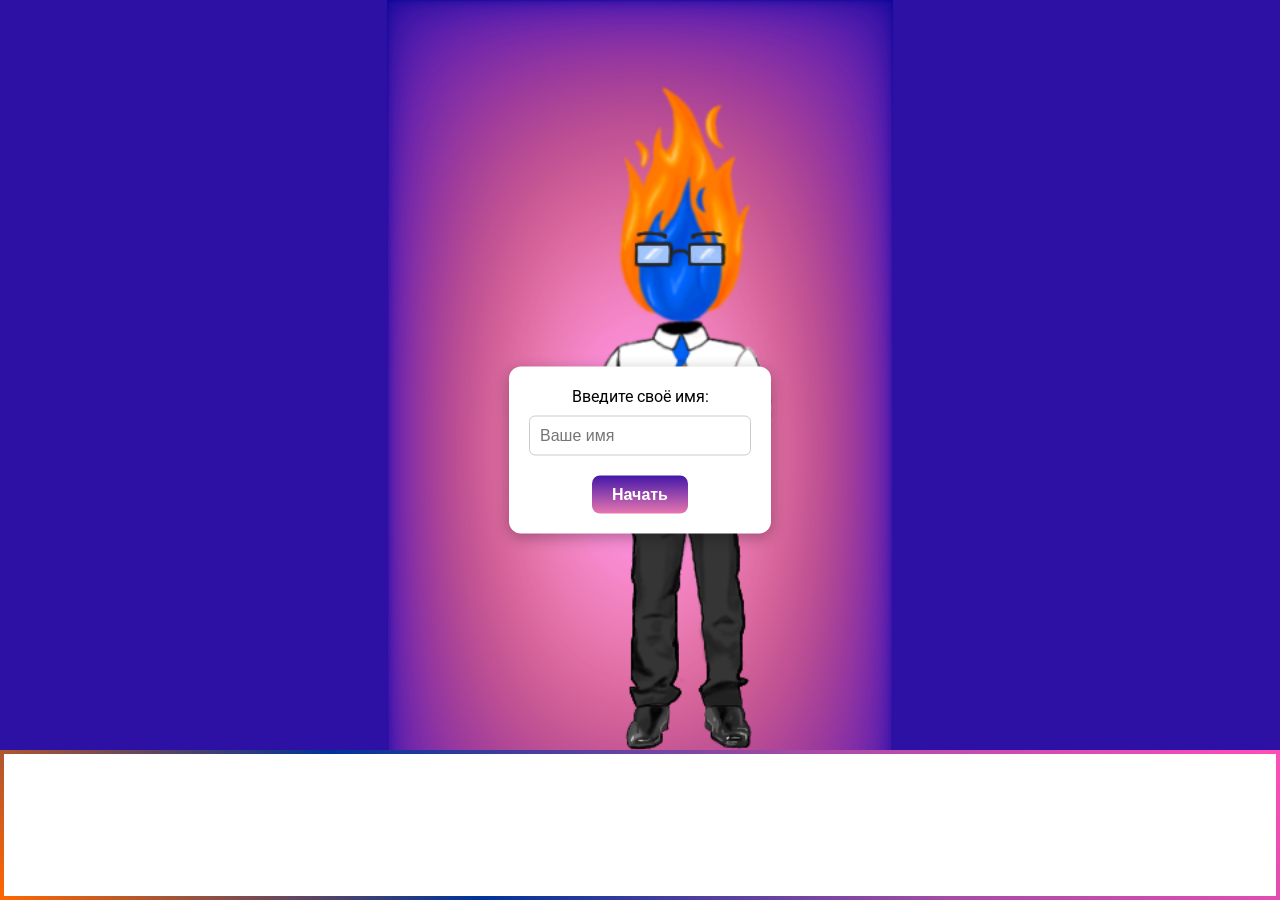
<file: index.html>
<!DOCTYPE html>
<html lang="ru">
<head>
    <meta charset="UTF-8">
    <meta name="viewport" content="width=device-width, initial-scale=1.0">
    <title>ФинГаз — Начало</title>
    <link rel="stylesheet" href="intro.css">
    <link href="https://fonts.googleapis.com/css2?family=Roboto:wght@400;700&display=swap" rel="stylesheet">
</head>
<body>
<div id="game-container">
    <img id="finn" src="assets/finn_without_mouth.png" alt="Финн">

    <!-- Диалоговое окно -->
    <div id="dialogue-box">
        <div id="speaker-name"></div>
        <div id="dialogue-text"></div>
    </div>

    <!-- Ввод имени -->
    <div id="name-popup">
        <label for="player-name">Введите своё имя:</label>
        <input type="text" id="player-name" name="player-name" placeholder="Ваше имя">
        <button id="name-btn">Начать</button>
    </div>

    <!-- Подтверждение старта -->
    <div id="popup" style="display:none;">
        <p>Готовы ли вы начать своё финансовое путешествие?</p>
        <button id="start-btn">Конечно!</button>
    </div>
</div>

<script src="intro.js"></script>
</body>
</html>
</file>
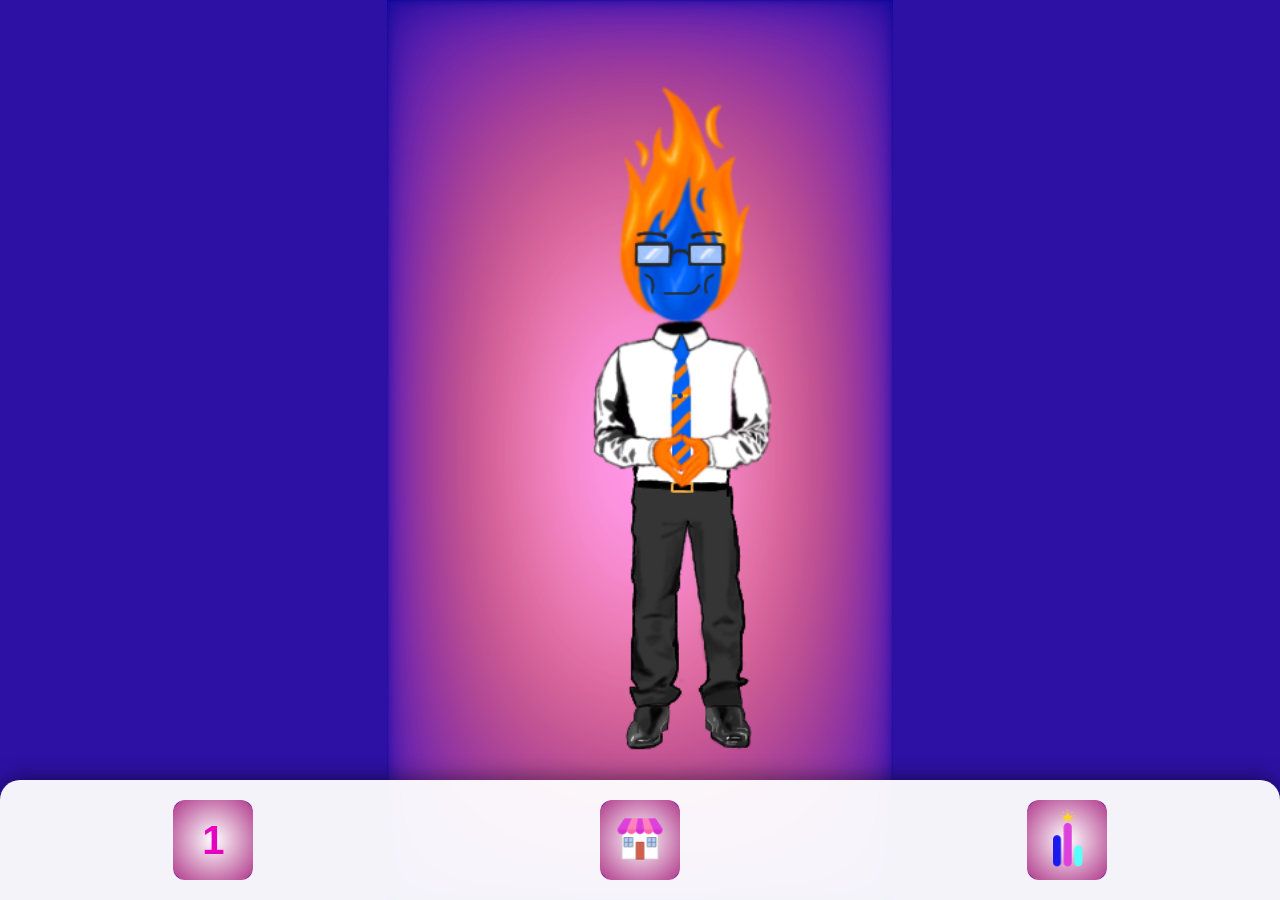
<file: menu.html>
<!DOCTYPE html>
<html lang="ru">
<head>
    <meta charset="UTF-8">
    <meta name="viewport" content="width=device-width, initial-scale=1.0">
    <title>ФинГаз — Меню</title>
    <link rel="stylesheet" href="menu.css">
    <link href="https://fonts.googleapis.com/css2?family=Roboto:wght@400;700&display=swap" rel="stylesheet">
</head>
<body>

<!-- Дугообразный текст "ФинГаз" -->
<div id="arc-text-container">
    <svg viewBox="0 0 600 200">
        <defs>
            <path id="arcPath" d="M50,150 A250,250 0 0,1 550,150" />
        </defs>
        <text>
            <textPath xlink:href="#arcPath" startOffset="50%" text-anchor="middle">
                ФинГаз
            </textPath>
        </text>
    </svg>
</div>

<div id="game-container">
    <img id="finn" src="assets/finn_with_mouth.png" alt="Финн">

    <div id="lobby">
        <div id="lobby-bar">
            <button class="lobby-btn" id="level-btn">
                <span id="level-number">1</span>
            </button>
            <button class="lobby-btn" id="shop-btn">
                <img src="assets/shop_icon.png" alt="Магазин">
            </button>
            <button class="lobby-btn" id="leaderboard-btn">
                <img src="assets/leaderboard2.png" alt="Лидерборд">
            </button>
        </div>
    </div>

    <div id="level-popup" style="display: none;">
        <h2>Выберите уровень</h2>
        <div id="levels">
            <button class="level-btn" data-level="1">Уровень 1</button>
            <button class="level-btn" data-level="2">Уровень 2</button>
            <button class="level-btn" data-level="3">Уровень 3</button>
        </div>
        <button id="close-levels">Назад</button>
    </div>

    <div id="info-popup" style="display: none;">
        <div id="info-popup-content">
            <p>Ой! Технические шоколадки. Загляните позже :)</p>
            <button id="close-info-popup">Ок</button>
        </div>
    </div>

</div>

<script src="menu.js"></script>
</body>
</html>
</file>
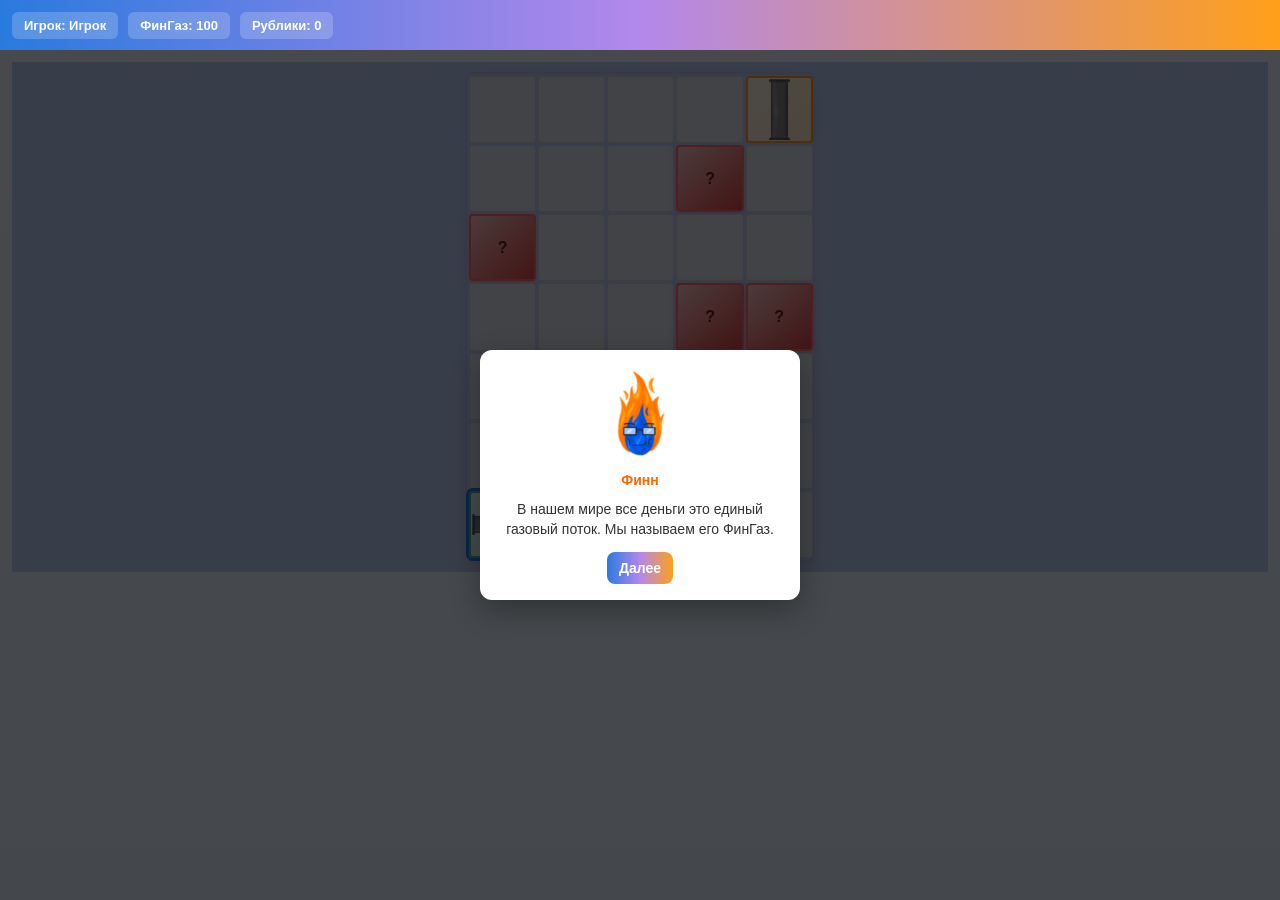
<file: level1/level1.html>
<!DOCTYPE html>
<html lang="ru">
<head>
    <meta charset="utf-8" />
    <meta name="viewport" content="width=device-width, initial-scale=1, maximum-scale=1, user-scalable=no" />
    <meta name="apple-mobile-web-app-capable" content="yes">
    <meta name="apple-mobile-web-app-status-bar-style" content="black-translucent">
    <title>FinGas — Уровень 1</title>
    <link rel="stylesheet" href="css/level1.css">
</head>
<body>
<header class="hud">
    <div class="hud-item">Игрок: <span id="playerName">Игрок</span></div>
    <div class="hud-item">ФинГаз: <span id="finGas">100</span></div>
    <div class="hud-item">Рублики: <span id="rubles">0</span></div>
</header>

<main class="game-area">
    <!-- Временное диалоговое окно поверх игрового поля -->
    <div id="dialogOverlay" class="dialog-overlay">
        <div class="dialog-box-overlay">
            <div class="character-overlay">
                <img src="images/finn_head_with_mouth.png" alt="Финн" class="char-img">
                <div class="char-name">Финн</div>
            </div>
            <p id="dialogTextOverlay">Привет! Я Финн — хранитель знаний о финансах.</p>
            <button id="nextBtnOverlay" class="btn">Далее</button>
        </div>
    </div>

    <!-- Игровое поле -->
    <section class="board-container">
        <div id="board" class="board" aria-label="Игровое поле"></div>
    </section>

    <!-- Мобильная панель выбора труб -->
    <div id="mobilePipePanel" class="mobile-pipe-panel">
        <div class="pipe-choice-mobile">
            <p>Выберите трубу:</p>
            <div class="pipe-buttons-mobile">
                <button class="btn" data-type="H" onclick="choosePipe('H')">
                    <img src="images/H.png" alt="горизонтальная" class="pipe-img">
                </button>
                <button class="btn" data-type="V" onclick="choosePipe('V')">
                    <img src="images/V.png" alt="вертикальная" class="pipe-img">
                </button>
                <button class="btn" data-type="LU" onclick="choosePipe('LU')">
                    <img src="images/LU.png" alt="верх-лево" class="pipe-img">
                </button>
                <button class="btn" data-type="UR" onclick="choosePipe('UR')">
                    <img src="images/UR.png" alt="верх-право" class="pipe-img">
                </button>
                <button class="btn" data-type="LD" onclick="choosePipe('LD')">
                    <img src="images/LD.png" alt="низ-лево" class="pipe-img">
                </button>
                <button class="btn" data-type="RD" onclick="choosePipe('RD')">
                    <img src="images/RD.png" alt="низ-право" class="pipe-img">
                </button>
            </div>
        </div>
    </div>
</main>

<!-- Модальные окна -->
<div id="quizModal" class="modal" aria-hidden="true">
    <div class="modal-content">
        <h3>Красная зона</h3>
        <p id="quizQuestion">Вопрос по финансовой грамотности</p>
        <div class="answers" id="quizAnswers"></div>
    </div>
</div>

<div id="redZoneIntroModal" class="modal" aria-hidden="true">
    <div class="modal-content">
        <h3>Красная зона</h3>
        <div class="product-info">
            <p>Это красная зона! Здесь тебе ты столкнешься с мошенниками!</p>
            <p>Попав в такую тебе придется выбрать правильную тактику общения с ними, а иначе потеряешь часть ФинГаза и Газики.</p>
        </div>
        <div style="margin-top:10px">
            <button id="redZoneIntroClose" class="btn">Понятно</button>
        </div>
    </div>
</div>

<div id="resultModal" class="modal" aria-hidden="true">
    <div class="modal-content">
        <h3>Уровень 1 завершён</h3>
        <p id="resultNote"></p>
        <div id="bonusInfo"></div>
        <div style="margin-top:12px; display: flex; gap: 10px; justify-content: center;">
            <button id="closeResult" class="btn">ОК</button>
        </div>
    </div>
</div>

<div id="dailyModal" class="modal" aria-hidden="true">
    <div class="modal-content">
        <h3>Ежедневные награды</h3>
        <div class="rewards-grid">
            <div class="reward-day"><span>День 1</span><br>+10 ⚡</div>
            <div class="reward-day"><span>День 2</span><br>+20 ₽</div>
            <div class="reward-day"><span>День 3</span><br>+15 ⚡</div>
            <div class="reward-day"><span>День 4</span><br>+30 ₽</div>
            <div class="reward-day"><span>День 5</span><br>+25 ⚡</div>
            <div class="reward-day"><span>День 6</span><br>+50 ₽</div>
            <div class="reward-day"><span>День 7</span><br>+100 ⚡ +100 ₽</div>
        </div>
        <div style="margin-top:12px; display: flex; gap: 10px; justify-content: center;">
            <button id="exitToMenu" class="btn ghost">На главную</button>
            <button id="nextLevel" class="btn">Следующий уровень</button>
        </div>
    </div>
</div>

<script src="js/level1.js"></script>
</body>
</html>
</file>
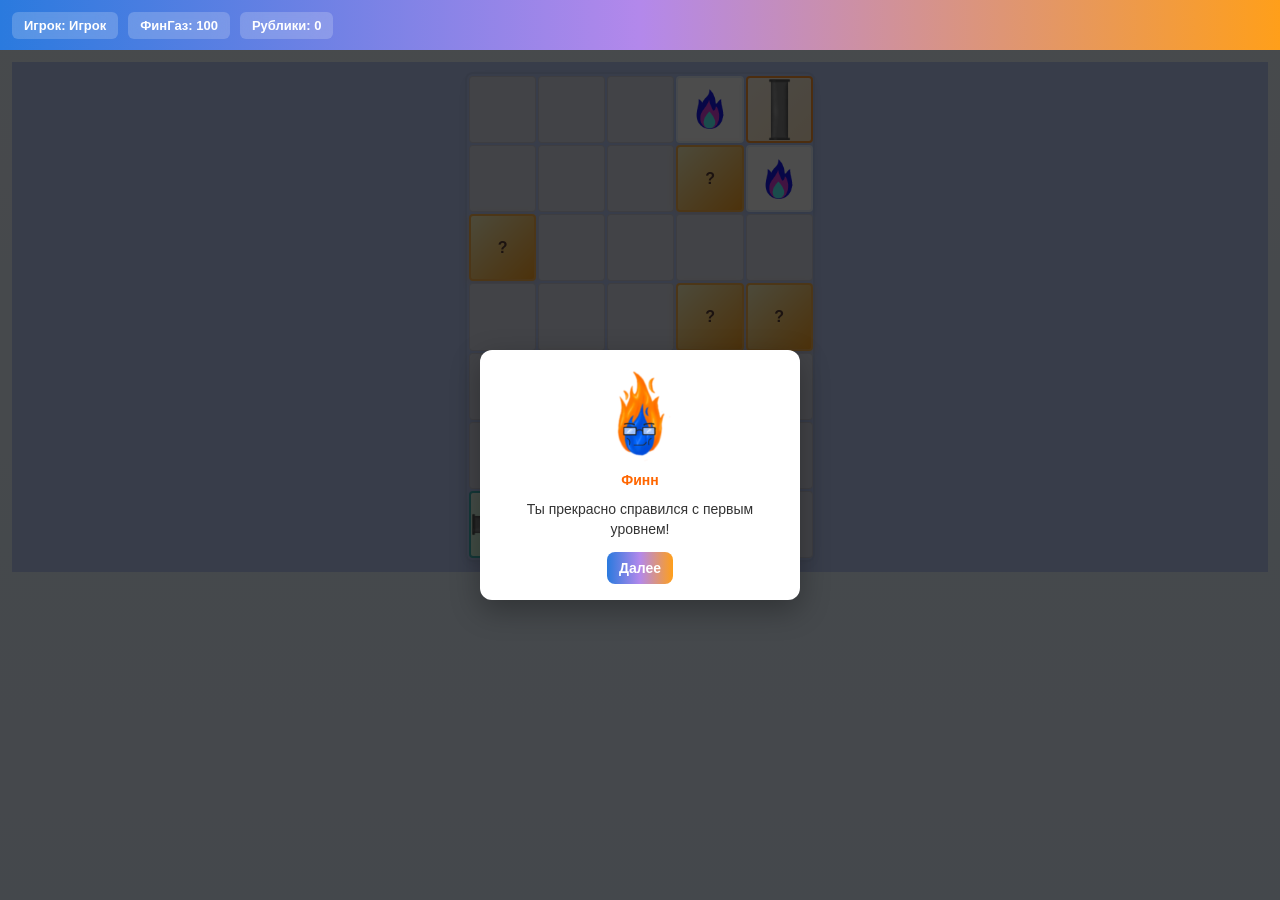
<file: level2/level2.html>
<!DOCTYPE html>
<html lang="ru">
<head>
  <meta charset="utf-8" />
  <meta name="viewport" content="width=device-width, initial-scale=1, maximum-scale=1, user-scalable=no" />
  <meta name="apple-mobile-web-app-capable" content="yes">
  <meta name="apple-mobile-web-app-status-bar-style" content="black-translucent">
  <meta name="theme-color" content="#2a7ade">
  <meta name="apple-mobile-web-app-capable" content="yes">
  <meta name="apple-mobile-web-app-status-bar-style" content="black-translucent">
  <meta name="apple-mobile-web-app-title" content="FinGas">
  <meta name="format-detection" content="telephone=no">
  <meta name="msapplication-TileColor" content="#2a7ade">
  <meta name="msapplication-tap-highlight" content="no">
  <title>FinGas — Уровень 2</title>
  <link rel="stylesheet" href="css/level2.css">
</head>
<body>
<header class="hud">
  <div class="hud-item">Игрок: <span id="playerName">Игрок</span></div>
  <div class="hud-item">ФинГаз: <span id="finGas">100</span></div>
  <div class="hud-item">Рублики: <span id="rubles">0</span></div>
</header>

<main class="game-area">
  <!-- Временное диалоговое окно поверх игрового поля -->
  <div id="dialogOverlay" class="dialog-overlay">
    <div class="dialog-box-overlay">
      <div class="character-overlay">
        <img src="images/finn_head_with_mouth.png" alt="Финн" class="char-img">
        <div class="char-name">Финн</div>
      </div>
      <p id="dialogTextOverlay">Ты прекрасно справился с первым уровнем!</p>
      <button id="nextBtnOverlay" class="btn">Далее</button>
    </div>
  </div>

  <!-- Игровое поле -->
  <section class="board-container">
    <div id="board" class="board" aria-label="Игровое поле"></div>
  </section>

  <!-- Мобильная панель выбора труб -->
  <div id="mobilePipePanel" class="mobile-pipe-panel">
    <div class="pipe-choice-mobile">
      <p>Выберите трубу:</p>
      <div class="pipe-buttons-mobile">
        <button class="btn" data-type="H" onclick="choosePipe('H')">
          <img src="images/H.png" alt="горизонтальная" class="pipe-img">
        </button>
        <button class="btn" data-type="V" onclick="choosePipe('V')">
          <img src="images/V.png" alt="вертикальная" class="pipe-img">
        </button>
        <button class="btn" data-type="LU" onclick="choosePipe('LU')">
          <img src="images/LU.png" alt="верх-лево" class="pipe-img">
        </button>
        <button class="btn" data-type="UR" onclick="choosePipe('UR')">
          <img src="images/UR.png" alt="верх-право" class="pipe-img">
        </button>
        <button class="btn" data-type="LD" onclick="choosePipe('LD')">
          <img src="images/LD.png" alt="низ-лево" class="pipe-img">
        </button>
        <button class="btn" data-type="RD" onclick="choosePipe('RD')">
          <img src="images/RD.png" alt="низ-право" class="pipe-img">
        </button>
      </div>
    </div>
  </div>
</main>

<!-- Модальные окна -->
<div id="quizModal" class="modal" aria-hidden="true">
  <div class="modal-content">
    <h3>Желтая зона</h3>
    <p id="quizQuestion">Вопрос по финансовой грамотности</p>
    <div class="answers" id="quizAnswers"></div>
  </div>
</div>

<div id="productModal" class="modal" aria-hidden="true">
  <div class="modal-content">
    <h3>Продукт банка</h3>
    <p id="productText">Ознакомьтесь с продуктом банка</p>
    <div class="product-info" id="productInfo"></div>
    <div style="margin-top:10px">
      <button id="productClose" class="btn">Понятно</button>
    </div>
  </div>
</div>

<div id="yellowZoneIntroModal" class="modal" aria-hidden="true">
  <div class="modal-content">
    <h3>Желтая зона</h3>
    <div class="product-info">
      <p>Это желтая зона! Здесь тебе нужно ответить на вопросы по финансовой грамотности.</p>
      <p>Будь внимателен - неправильный ответ заберет часть твоего ФинГаза!</p>
      <p>Правильные ответы принесут тебе дополнительные Рублики.</p>
    </div>
    <div style="margin-top:10px">
      <button id="yellowZoneIntroClose" class="btn">Понятно</button>
    </div>
  </div>
</div>

<div id="gazikIntroModal" class="modal" aria-hidden="true">
  <div class="modal-content">
    <h3>Газики</h3>
    <div class="product-info">
      <p>О, видишь эти огонечки на экране? Это Газики – твои жизни!</p>
      <p>При потере ФинГаза ты теряешь и Газики. Периодически дополнительные Газики будут появляться на твоем экране.</p>
      <p>Чтобы получить их, нужно ознакомиться с другими продуктами банка или выполнить задания, также связанные с услугами банка.</p>
    </div>
    <div style="margin-top:10px">
      <button id="gazikIntroClose" class="btn">Понятно</button>
    </div>
  </div>
</div>

<div id="resultModal" class="modal" aria-hidden="true">
  <div class="modal-content">
    <h3>Уровень 2 завершён</h3>
    <p id="resultNote"></p>
    <div id="bonusInfo"></div>
    <div style="margin-top:12px; display: flex; gap: 10px; justify-content: center;">
      <button id="exitToMenu" class="btn ghost">В главное меню</button>
      <button id="nextLevelResult" class="btn">Следующий уровень</button>
    </div>
  </div>
</div>

<div id="dailyModal" class="modal" aria-hidden="true">
  <div class="modal-content">
    <h3>Ежедневные награды</h3>
    <div class="rewards-grid">
      <div class="reward-day"><span>День 1</span><br>+10 ⚡</div>
      <div class="reward-day"><span>День 2</span><br>+20 ₽</div>
      <div class="reward-day"><span>День 3</span><br>+15 ⚡</div>
      <div class="reward-day"><span>День 4</span><br>+30 ₽</div>
      <div class="reward-day"><span>День 5</span><br>+25 ⚡</div>
      <div class="reward-day"><span>День 6</span><br>+50 ₽</div>
      <div class="reward-day"><span>День 7</span><br>+100 ⚡ +100 ₽</div>
    </div>
    <div style="margin-top:12px; display: flex; gap: 10px; justify-content: center;">
      <button id="closeDaily" class="btn ghost">На главную</button>
      <button id="nextLevel" class="btn">Следующий уровень</button>
    </div>
  </div>
</div>

<script src="js/level2.js"></script>
</body>
</html>
</file>
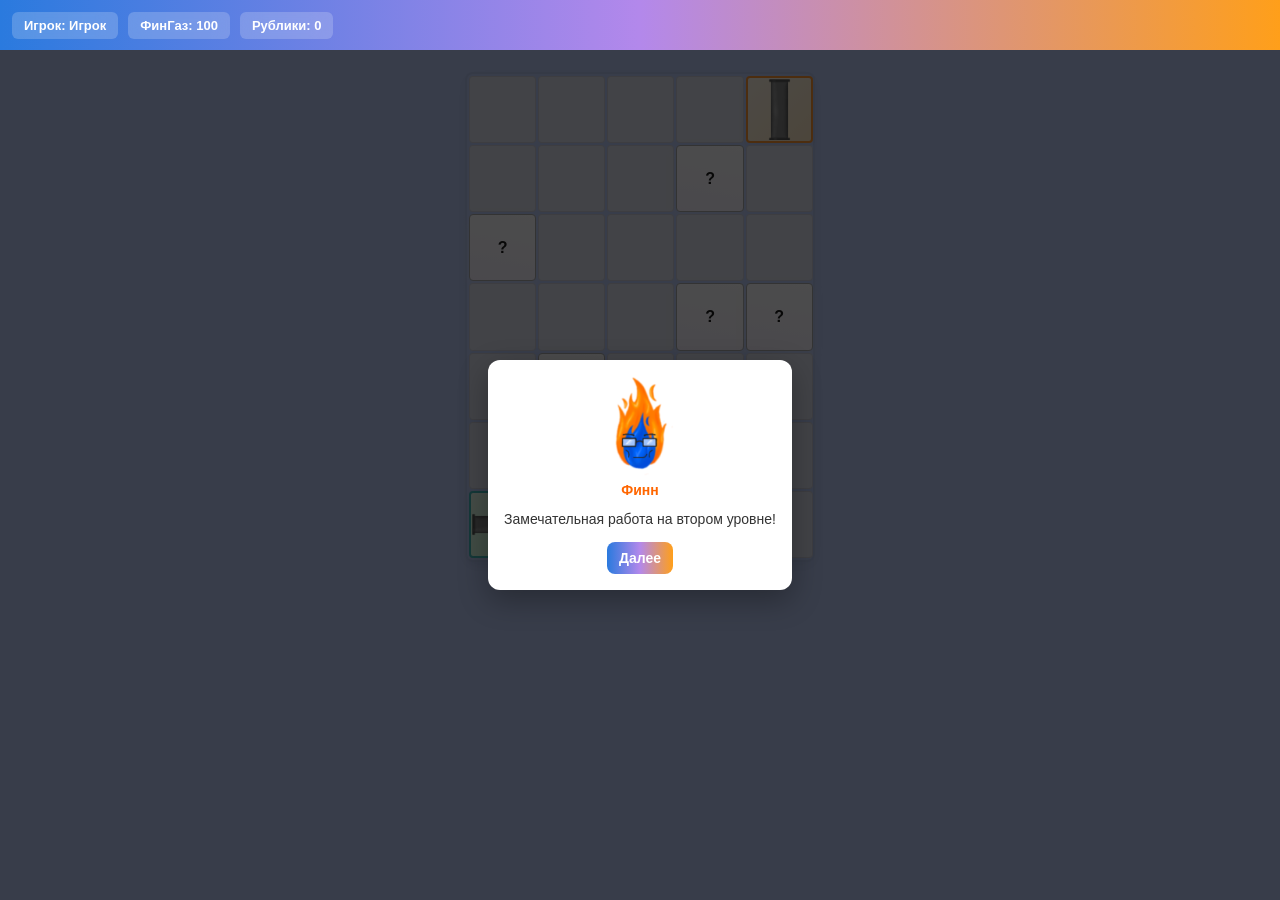
<file: level3/level3.html>
<!DOCTYPE html>
<html lang="ru">
<head>
    <meta charset="utf-8" />
    <meta name="viewport" content="width=device-width, initial-scale=1, maximum-scale=1, user-scalable=no" />
    <meta name="apple-mobile-web-app-capable" content="yes">
    <meta name="apple-mobile-web-app-status-bar-style" content="black-translucent">
    <meta name="theme-color" content="#2a7ade">
    <meta name="apple-mobile-web-app-capable" content="yes">
    <meta name="apple-mobile-web-app-status-bar-style" content="black-translucent">
    <meta name="apple-mobile-web-app-title" content="FinGas">
    <meta name="format-detection" content="telephone=no">
    <meta name="msapplication-TileColor" content="#2a7ade">
    <meta name="msapplication-tap-highlight" content="no">
    <title>FinGas — Уровень 3</title>
    <link rel="stylesheet" href="css/level3.css">
</head>
<body>
<header class="hud">
    <div class="hud-item">Игрок: <span id="playerName">Игрок</span></div>
    <div class="hud-item">ФинГаз: <span id="finGas">100</span></div>
    <div class="hud-item">Рублики: <span id="rubles">0</span></div>
</header>

<main class="game-area">
    <!-- Временное диалоговое окно поверх игрового поля -->
    <div id="dialogOverlay" class="dialog-overlay">
        <div class="dialog-box-overlay">
            <div class="character-overlay">
                <img src="images/finn_head_with_mouth.png" alt="Финн" class="char-img">
                <div class="char-name">Финн</div>
            </div>
            <p id="dialogTextOverlay">Замечательная работа на втором уровне!</p>
            <button id="nextBtnOverlay" class="btn">Далее</button>
        </div>
    </div>

    <!-- Игровое поле -->
    <section class="board-container">
        <div id="board" class="board" aria-label="Игровое поле"></div>
    </section>

    <!-- Мобильная панель выбора труб -->
    <div id="mobilePipePanel" class="mobile-pipe-panel">
        <div class="pipe-choice-mobile">
            <p>Выберите трубу:</p>
            <div class="pipe-buttons-mobile">
                <button class="btn" data-type="H" onclick="choosePipe('H')">
                    <img src="images/H.png" alt="горизонтальная" class="pipe-img">
                </button>
                <button class="btn" data-type="V" onclick="choosePipe('V')">
                    <img src="images/V.png" alt="вертикальная" class="pipe-img">
                </button>
                <button class="btn" data-type="LU" onclick="choosePipe('LU')">
                    <img src="images/LU.png" alt="верх-лево" class="pipe-img">
                </button>
                <button class="btn" data-type="UR" onclick="choosePipe('UR')">
                    <img src="images/UR.png" alt="верх-право" class="pipe-img">
                </button>
                <button class="btn" data-type="LD" onclick="choosePipe('LD')">
                    <img src="images/LD.png" alt="низ-лево" class="pipe-img">
                </button>
                <button class="btn" data-type="RD" onclick="choosePipe('RD')">
                    <img src="images/RD.png" alt="низ-право" class="pipe-img">
                </button>
            </div>
        </div>
    </div>
</main>

<!-- Модальные окна -->
<div id="quizModal" class="modal" aria-hidden="true">
    <div class="modal-content">
        <h3>Белая зона</h3>
        <p id="quizQuestion">Вопрос по финансовой грамотности</p>
        <div class="answers" id="quizAnswers"></div>
    </div>
</div>

<div id="whiteZoneIntroModal" class="modal" aria-hidden="true">
    <div class="modal-content">
        <h3>Белая зона</h3>
        <div class="product-info">
            <p>Это белая зона. Чтобы получить дополнительные рублики, ответьте правильно на вопрос.</p>
            <p>Данная зона не несёт никаких угроз: ответив неправильно, вы ничего не потеряете. </p>
        </div>
        <div style="margin-top:10px">
            <button id="whiteZoneIntroClose" class="btn">Ясно</button>
        </div>
    </div>
</div>


<div id="resultModal" class="modal" aria-hidden="true">
    <div class="modal-content">
        <h3>Уровень 3 завершён</h3>
        <p id="resultNote"></p>
        <div id="bonusInfo"></div>
        <div style="margin-top:12px; display: flex; gap: 10px; justify-content: center;">
        <button id="exitToMenu" class="btn ghost">В главное меню</button>
            <button id="nextLevelResult" class="btn">Следующий уровень</button>
        </div>
    </div>
</div>

<div id="dailyModal" class="modal" aria-hidden="true">
    <div class="modal-content">
        <h3>Ежедневные награды</h3>
        <div class="rewards-grid">
            <div class="reward-day"><span>День 1</span><br>+10 ⚡</div>
            <div class="reward-day"><span>День 2</span><br>+20 ₽</div>
            <div class="reward-day"><span>День 3</span><br>+15 ⚡</div>
            <div class="reward-day"><span>День 4</span><br>+30 ₽</div>
            <div class="reward-day"><span>День 5</span><br>+25 ⚡</div>
            <div class="reward-day"><span>День 6</span><br>+50 ₽</div>
            <div class="reward-day"><span>День 7</span><br>+100 ⚡ +100 ₽</div>
        </div>
        <div style="margin-top:12px; display: flex; gap: 10px; justify-content: center;">
            <button id="closeDaily" class="btn ghost">На главную</button>
            <button id="nextLevel" class="btn">Следующий уровень</button>
        </div>
    </div>
</div>

<script src="js/level3.js"></script>
</body>
</html>
</file>
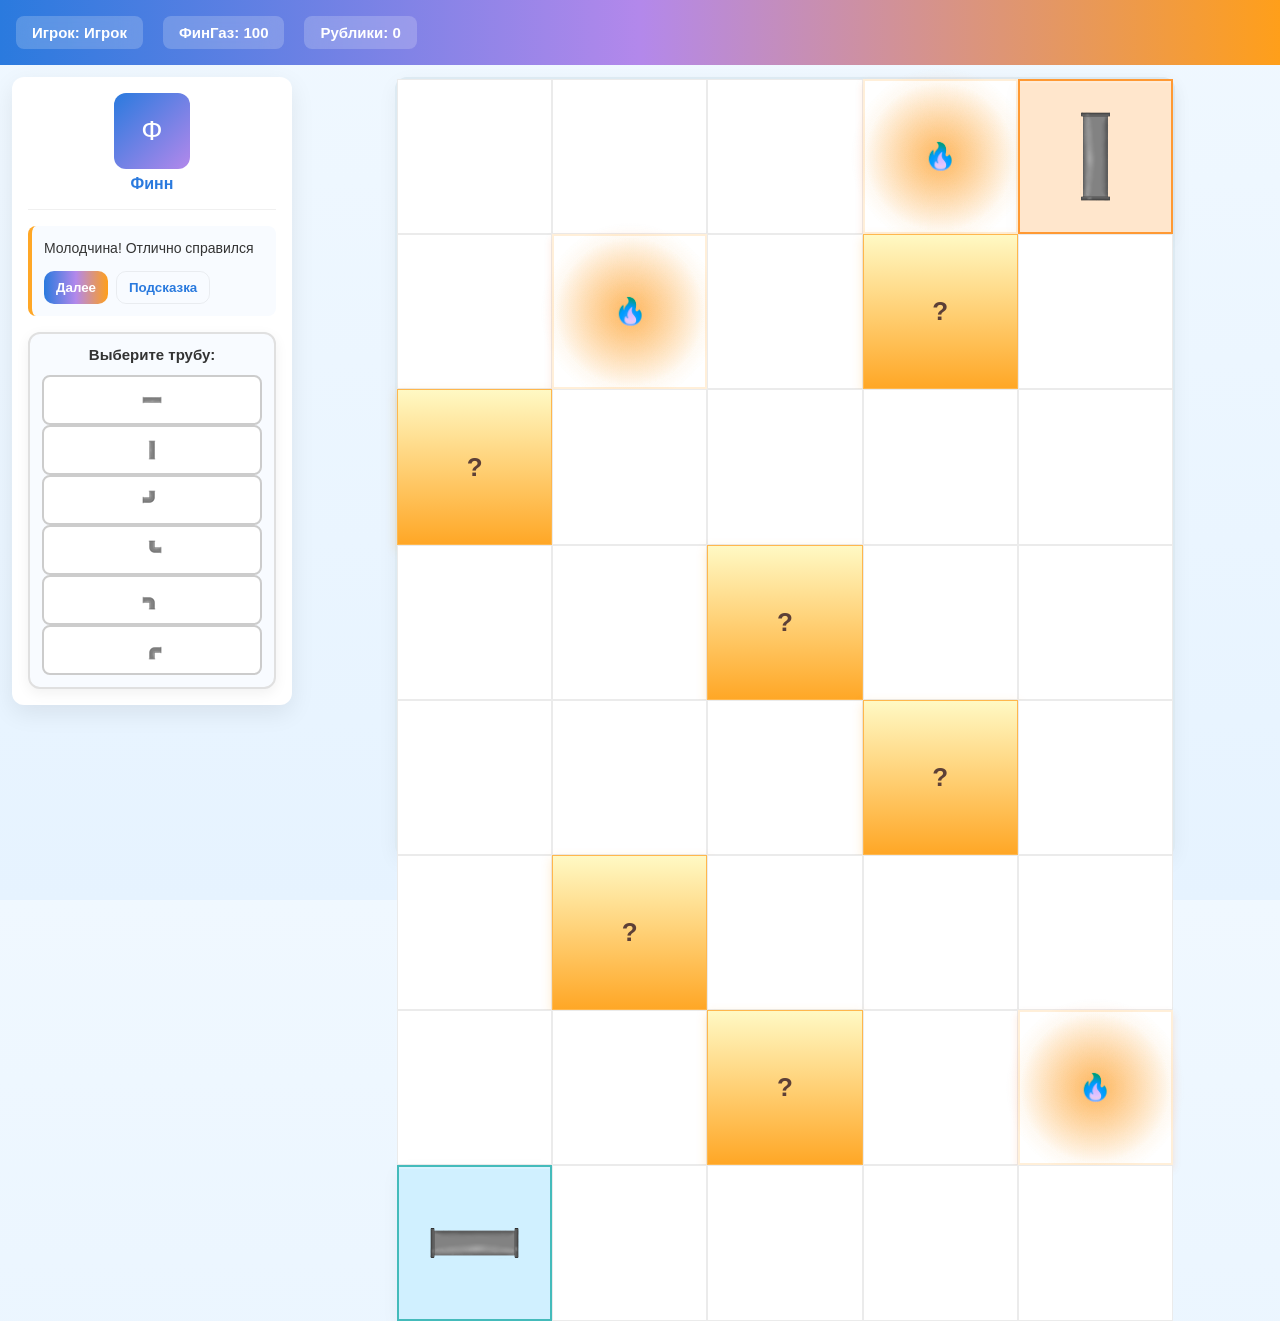
<file: level4/level4(draft).html>
<!DOCTYPE html>
<html lang="ru">
<head>
  <meta charset="utf-8" />
  <meta name="viewport" content="width=device-width,initial-scale=1" />
  <title>FinGas — Уровень 4</title>
  <link rel="stylesheet" href="css/level4.css">
</head>
<body>
<header class="hud">
  <div class="hud-item">Игрок: <span id="playerName">Игрок</span></div>
  <div class="hud-item">ФинГаз: <span id="finGas">100</span></div>
  <div class="hud-item">Рублики: <span id="rubles">0</span></div>
</header>

<main class="game-area">
  <!-- Боковая панель -->
  <aside class="side-panel">
    <div class="character">
      <div class="char-img">Ф</div>
      <div class="char-name">Финн</div>
    </div>

    <div class="dialog-box">
      <p id="dialogText">Молодчина! Отлично справился</p>
      <div style="display:flex;gap:8px;margin-top:8px">
        <button id="nextBtn" class="btn">Далее</button>
        <button id="hintBtn" class="btn ghost" title="Подсказка (платно)">Подсказка</button>
      </div>
    </div>

    <!-- Панель выбора трубы -->
    <div id="pipeChoice" class="pipe-choice">
      <p>Выберите трубу:</p>
      <div class="pipe-buttons">
        <button class="btn" data-type="H" onclick="choosePipe('H')">
          <img src="images/H.png" alt="горизонтальная" class="pipe-img">
        </button>
        <button class="btn" data-type="V" onclick="choosePipe('V')">
          <img src="images/V.png" alt="вертикальная" class="pipe-img">
        </button>
        <button class="btn" data-type="LU" onclick="choosePipe('LU')">
          <img src="images/LU.png" alt="верх-лево" class="pipe-img">
        </button>
        <button class="btn" data-type="UR" onclick="choosePipe('UR')">
          <img src="images/UR.png" alt="верх-право" class="pipe-img">
        </button>
        <button class="btn" data-type="LD" onclick="choosePipe('LD')">
          <img src="images/LD.png" alt="низ-лево" class="pipe-img">
        </button>
        <button class="btn" data-type="RD" onclick="choosePipe('RD')">
          <img src="images/RD.png" alt="низ-право" class="pipe-img">
        </button>
      </div>
    </div>

  </aside>

  <!-- Игровое поле -->
  <section class="board-container">
    <div id="board" class="board" aria-label="Игровое поле"></div>

    <!-- Анимационные элементы будут создаваться динамически -->
  </section>
</main>

<!-- Модалка с финансовыми вопросами -->
<div id="quizModal" class="modal" aria-hidden="true">
  <div class="modal-content">
    <h3>Желтая зона</h3>
    <p id="quizQuestion">Вопрос по финансовой грамотности</p>
    <div class="answers" id="quizAnswers"></div>
    <div style="margin-top:10px"><button id="quizClose" class="btn ghost">Отмена</button></div>
  </div>
</div>

<!-- Модалка с продуктами банка -->
<div id="productModal" class="modal" aria-hidden="true">
  <div class="modal-content">
    <h3>Продукт банка</h3>
    <p id="productText">Ознакомьтесь с продуктом банка</p>
    <div class="product-info" id="productInfo"></div>
    <div style="margin-top:10px">
      <button id="productClose" class="btn">Понятно</button>
    </div>
  </div>
</div>

<!-- Модалка с объяснением желтых зон -->
<div id="yellowZoneIntroModal" class="modal" aria-hidden="true">
  <div class="modal-content">
    <h3>Желтая зона</h3>
    <div class="product-info">
      <p>Это желтая зона! Здесь тебе нужно ответить на вопросы по финансовой грамотности.</p>
      <p>Будь внимателен - неправильный ответ заберет часть твоего ФинГаза!</p>
      <p>Правильные ответы принесут тебе дополнительные Рублики.</p>
    </div>
    <div style="margin-top:10px">
      <button id="yellowZoneIntroClose" class="btn">Понятно</button>
    </div>
  </div>
</div>

<!-- Модалка с объяснением газиков -->
<div id="gazikIntroModal" class="modal" aria-hidden="true">
  <div class="modal-content">
    <h3>Газики</h3>
    <div class="product-info">
      <p>О, видишь эти огонечки на экране? Это Газики – твои жизни!</p>
      <p>При потере ФинГаза ты теряешь и Газики. Периодически дополнительные Газики будут появляться на твоем экране.</p>
      <p>Чтобы получить их, нужно ознакомиться с другими продуктами банка или выполнить задания, также связанные с услугами банка.</p>
    </div>
    <div style="margin-top:10px">
      <button id="gazikIntroClose" class="btn">Понятно</button>
    </div>
  </div>
</div>

<!-- Итог уровня -->
<div id="resultModal" class="modal" aria-hidden="true">
  <div class="modal-content">
    <h3>Уровень 4 завершён</h3>
    <p id="resultNote"></p>
    <div id="bonusInfo"></div>
    <div style="margin-top:12px">
      <button id="closeResult" class="btn">ОК</button>
    </div>
  </div>
</div>

<!-- Ежедневные награды -->
<div id="dailyModal" class="modal" aria-hidden="true">
  <div class="modal-content daily-rewards">
    <h3>Ежедневные награды</h3>
    <div class="rewards-grid">
      <div class="reward-day"><span>День 1</span><br>+10 ⚡</div>
      <div class="reward-day"><span>День 2</span><br>+20 ₽</div>
      <div class="reward-day"><span>День 3</span><br>+15 ⚡</div>
      <div class="reward-day"><span>День 4</span><br>+30 ₽</div>
      <div class="reward-day"><span>День 5</span><br>+25 ⚡</div>
      <div class="reward-day"><span>День 6</span><br>+50 ₽</div>
      <div class="reward-day"><span>День 7</span><br>+100 ⚡ +100 ₽</div>
    </div>
    <div style="margin-top:12px; display: flex; gap: 10px; justify-content: center;">
      <button id="closeDaily" class="btn ghost">На главную</button>
      <button id="nextLevel" class="btn">Следующий уровень</button>
    </div>
  </div>
</div>

<script src="js/level4.js"></script>
</body>
</html>
</file>
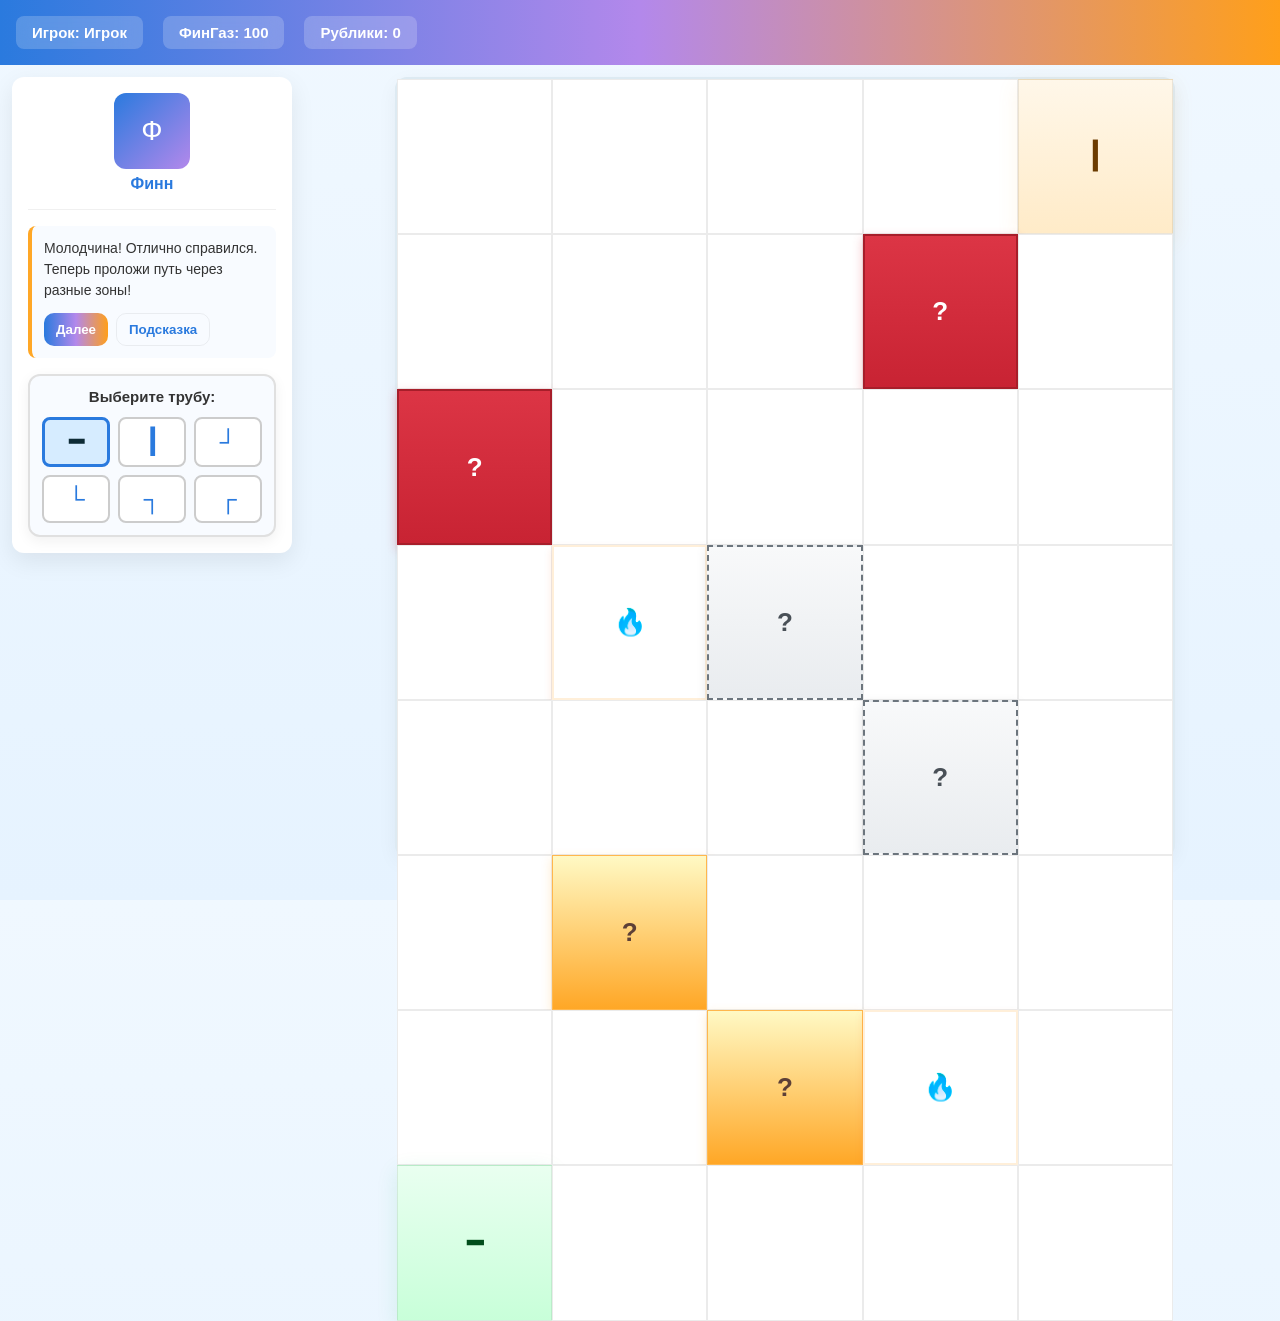
<file: level4/level4(draft2).html>
<!DOCTYPE html>
<html lang="ru">
<head>
  <meta charset="utf-8" />
  <meta name="viewport" content="width=device-width,initial-scale=1" />
  <title>FinGas — Уровень 4</title>
  <style>
    :root {
      --bg1: #f0f8ff;
      --bg2: #e6f3ff;
      --accent: #2a7ade;
      --danger: #e04646;
      --warning: #ffa726;
      --flow: #00c3ff;
      --goal: #ff9f1a;
      --extra: #b388eb;
      --gazik: #4caf50;
      --white-zone: #f8f9fa;
      --red-zone: #dc3545;
    }

    * {
      box-sizing: border-box;
    }

    body {
      margin: 0;
      font-family: Inter, Arial, sans-serif;
      background: linear-gradient(180deg, var(--bg1), var(--bg2));
      color: #0e2b36;
      min-height: 100vh;
    }

    .hud {
      display: flex;
      gap: 20px;
      padding: 16px;
      background: linear-gradient(90deg, var(--accent), var(--extra), var(--goal));
      color: #fff;
      font-weight: 700;
      align-items: center;
      flex-wrap: wrap;
    }

    .hud-item {
      background: rgba(255, 255, 255, 0.2);
      padding: 8px 16px;
      border-radius: 8px;
      font-size: 15px;
      backdrop-filter: blur(10px);
    }

    .game-area {
      display: flex;
      gap: 10px;
      align-items: flex-start;
      justify-content: center;
      padding: 12px;
    }

    .side-panel {
      width: 280px;
      background: #fff;
      padding: 16px;
      border-radius: 12px;
      box-shadow: 0 8px 24px rgba(0, 0, 0, 0.08);
      margin: 0;
    }

    #board {
      display: grid;
      grid-template-columns: repeat(5, 1fr);
      grid-template-rows: repeat(8, 1fr);
      gap: 0;
      padding: 0;
      width: calc(100vh - 120px);
      height: calc(100vh - 120px);
      max-width: 100%;
      max-height: 100%;
      background: #e9f7ff;
      border-radius: 12px;
      border: 2px solid rgba(0,0,0,0.05);
      box-shadow: 0 6px 20px rgba(0,0,0,0.05);
    }

    @media (max-width: 768px) {
      #board {
        width: calc(100vw - 40px);
        height: calc(100vw - 40px);
      }

      .game-area {
        flex-direction: column;
        align-items: center;
      }

      .side-panel {
        width: 100%;
        max-width: 380px;
      }
    }

    .character {
      text-align: center;
      margin-bottom: 16px;
      padding-bottom: 16px;
      border-bottom: 1px solid #f0f0f0;
    }

    .char-img {
      width: 76px;
      height: 76px;
      border-radius: 12px;
      background: linear-gradient(135deg, var(--accent), var(--extra));
      display: flex;
      align-items: center;
      justify-content: center;
      font-size: 28px;
      color: #fff;
      margin: 0 auto 6px;
    }

    .char-name {
      font-weight: 700;
      color: var(--accent);
      margin-top: 4px;
    }

    .dialog-box {
      background: #f8fbff;
      padding: 12px;
      border-radius: 8px;
      margin-bottom: 16px;
      border-left: 4px solid var(--warning);
    }

    .dialog-box p {
      font-size: 14px;
      line-height: 1.5;
      margin: 0 0 12px 0;
      color: #333;
    }

    .btn {
      padding: 8px 12px;
      border-radius: 10px;
      border: 0;
      background: linear-gradient(90deg, var(--accent), var(--extra), var(--goal));
      font-weight: 800;
      cursor: pointer;
      transition: transform 0.15s;
      color: #fff;
    }

    .btn:hover {
      transform: scale(1.05);
    }

    .btn.ghost {
      background: transparent;
      border: 1px solid rgba(0, 0, 0, .06);
      color: var(--accent);
    }

    .board-container {
      flex: 1;
      display: flex;
      flex-direction: column;
      align-items: center;
      gap: 12px;
      position: relative;
    }

    .cell {
      display: flex;
      align-items: center;
      justify-content: center;
      font-size: 26px;
      background: #fff;
      border: 1px solid rgba(0, 0, 0, 0.08);
      border-radius: 0;
      color: var(--accent);
      user-select: none;
      position: relative;
      transition: background 0.2s, transform 0.1s;
      aspect-ratio: 1 / 1;
    }

    .cell:hover {
      transform: scale(1.03);
      border-color: var(--accent);
      box-shadow: 0 4px 8px rgba(42, 122, 222, 0.15);
    }

    .cell.start {
      background: linear-gradient(180deg, #e9fff0, #c8ffd9);
      color: #004d1a;
      font-weight: 900;
      box-shadow: 0 6px 20px rgba(26, 184, 100, 0.12);
    }

    .cell.goal {
      background: linear-gradient(180deg, #fff7e9, #ffebc8);
      color: #6b3b00;
      font-weight: 900;
      box-shadow: 0 6px 20px rgba(255, 184, 77, 0.12);
    }

    /* Желтые зоны */
    .cell.yellow-zone {
      background: linear-gradient(180deg, #fff9c4, var(--warning));
      color: #5d4037;
      font-weight: 800;
      border: 1px solid #ffb74d;
      box-shadow: 0 4px 10px rgba(255, 167, 38, 0.25);
    }

    /* Белые зоны */
    .cell.white-zone {
      background: linear-gradient(180deg, var(--white-zone), #e9ecef);
      color: #495057;
      font-weight: 800;
      border: 2px dashed #6c757d;
      box-shadow: 0 4px 10px rgba(108, 117, 125, 0.2);
      animation: white-pulse 2s infinite alternate;
    }

    /* Красные зоны */
    .cell.red-zone {
      background: linear-gradient(180deg, var(--red-zone), #c82333);
      color: white;
      font-weight: 800;
      border: 2px solid #a71e2a;
      box-shadow: 0 4px 10px rgba(220, 53, 69, 0.3);
      animation: red-pulse 1.5s infinite alternate;
    }

    .cell.gazik {
      background: #fff;
      color: #2a7ade;
      font-weight: 800;
      border: 2px solid #e8f4ff;
      box-shadow: 0 4px 8px rgba(42, 122, 222, 0.15);
      animation: fire-flicker 1.5s infinite alternate;
      position: relative;
      filter: hue-rotate(180deg) saturate(2);
    }

    @keyframes fire-flicker {
      0%, 100% {
        transform: scale(1);
        color: #2a7ade;
      }
      25% {
        transform: scale(1.05);
        color: #00c3ff;
      }
      50% {
        transform: scale(0.98);
        color: #1a5fb4;
      }
      75% {
        transform: scale(1.03);
        color: #4d9fff;
      }
    }

    @keyframes white-pulse {
      0% {
        box-shadow: 0 4px 10px rgba(108, 117, 125, 0.2);
      }
      100% {
        box-shadow: 0 4px 15px rgba(108, 117, 125, 0.4);
      }
    }

    @keyframes red-pulse {
      0% {
        box-shadow: 0 4px 10px rgba(220, 53, 69, 0.3);
      }
      100% {
        box-shadow: 0 4px 20px rgba(220, 53, 69, 0.5);
      }
    }

    .cell[data-pipe] {
      font-weight: 900;
    }

    .cell.flow {
      color: var(--flow);
      text-shadow: 0 0 10px rgba(0, 195, 255, 0.9);
    }

    .modal {
      position: fixed;
      inset: 0;
      display: flex;
      align-items: center;
      justify-content: center;
      background: rgba(0, 0, 0, 0.45);
      visibility: hidden;
      opacity: 0;
      transition: opacity .15s;
    }

    .modal[aria-hidden="false"] {
      visibility: visible;
      opacity: 1;
    }

    .modal-content {
      background: #fff;
      padding: 16px;
      border-radius: 10px;
      max-width: 420px;
      text-align: center;
    }

    .daily-rewards {
      max-width: 500px;
    }

    .rewards-grid {
      display: grid;
      grid-template-columns: repeat(7, 1fr);
      gap: 8px;
      margin: 12px 0;
    }

    .reward-day {
      padding: 8px;
      background: #f5f5f5;
      border-radius: 6px;
      font-size: 12px;
      text-align: center;
    }

    .reward-day span {
      font-weight: bold;
    }

    .answers {
      display: flex;
      flex-direction: column;
      gap: 8px;
      margin-top: 8px;
    }

    .answers button {
      padding: 8px;
      border-radius: 8px;
      border: 1px solid rgba(0, 0, 0, .06);
      cursor: pointer;
    }

    .product-info {
      text-align: left;
      margin: 12px 0;
      padding: 12px;
      background: #f9f9f9;
      border-radius: 8px;
    }

    #pipeChoice {
      margin-top: 16px;
      padding: 12px;
      border: 2px solid #e0e0e0;
      border-radius: 12px;
      background: #f8fbff;
      text-align: center;
      box-shadow: 0 4px 14px rgba(0, 0, 0, 0.06);
    }

    #pipeChoice p {
      margin: 0 0 12px;
      font-weight: 600;
      font-size: 15px;
      color: #333;
    }

    .pipe-buttons {
      display: grid;
      grid-template-columns: repeat(3, 1fr);
      gap: 8px;
    }

    .pipe-buttons button {
      padding: 4px;
      display: flex;
      align-items: center;
      justify-content: center;
    }

    #pipeChoice .btn {
      width: 100%;
      min-height: 44px;
      font-size: 24px;
      cursor: pointer;
      border: 2px solid #ccc;
      border-radius: 8px;
      background: #fff;
      transition: all 0.2s ease;
      color: var(--accent);
      display: flex;
      align-items: center;
      justify-content: center;
      padding: 8px;
    }

    #pipeChoice .btn:hover {
      background: #e8f4ff;
      border-color: var(--accent);
      transform: translateY(-2px);
      box-shadow: 0 4px 8px rgba(42, 122, 222, 0.2);
    }

    #pipeChoice .btn.active {
      border: 3px solid var(--accent);
      background: #d6ecff;
      color: #0e2b36;
      font-weight: 900;
    }

    .cell.has-pipe {
      display: flex;
      align-items: center;
      justify-content: center;
      padding: 2px;
    }

    .cell.flow {
      background: linear-gradient(180deg, rgba(0,195,255,0.12), rgba(0,195,255,0.06));
      box-shadow: 0 6px 18px rgba(0,195,255,0.08);
      color: var(--flow);
    }

    .bonus-item {
      margin: 8px 0;
      padding: 6px;
      background: #f0f8f0;
      border-radius: 6px;
      font-size: 14px;
    }

    .gazik-floating {
      color: #2a7ade !important;
      text-shadow: 0 0 8px rgba(42, 122, 222, 0.7);
      animation: float-text 1s ease-in-out;
    }

    .white-zone-floating {
      color: #6c757d !important;
      text-shadow: 0 0 8px rgba(108, 117, 125, 0.7);
      animation: float-text 1s ease-in-out;
    }

    .red-zone-floating {
      color: #dc3545 !important;
      text-shadow: 0 0 8px rgba(220, 53, 69, 0.7);
      animation: float-text 1s ease-in-out;
    }

    @keyframes float-text {
      0% {
        transform: translateY(0) scale(0.8);
        opacity: 0.7;
      }
      100% {
        transform: translateY(-70px) scale(1);
        opacity: 0;
      }
    }
  </style>
</head>
<body>
<header class="hud">
  <div class="hud-item">Игрок: <span id="playerName">Игрок</span></div>
  <div class="hud-item">ФинГаз: <span id="finGas">100</span></div>
  <div class="hud-item">Рублики: <span id="rubles">0</span></div>
</header>

<main class="game-area">
  <aside class="side-panel">
    <div class="character">
      <div class="char-img">Ф</div>
      <div class="char-name">Финн</div>
    </div>

    <div class="dialog-box">
      <p id="dialogText">Молодчина! Отлично справился. Теперь проложи путь через разные зоны!</p>
      <div style="display:flex;gap:8px;margin-top:8px">
        <button id="nextBtn" class="btn">Далее</button>
        <button id="hintBtn" class="btn ghost" title="Подсказка (платно)">Подсказка</button>
      </div>
    </div>

    <div id="pipeChoice" class="pipe-choice">
      <p>Выберите трубу:</p>
      <div class="pipe-buttons">
        <button class="btn" data-type="H" onclick="choosePipe('H')">━</button>
        <button class="btn" data-type="V" onclick="choosePipe('V')">┃</button>
        <button class="btn" data-type="LU" onclick="choosePipe('LU')">┘</button>
        <button class="btn" data-type="UR" onclick="choosePipe('UR')">└</button>
        <button class="btn" data-type="LD" onclick="choosePipe('LD')">┐</button>
        <button class="btn" data-type="RD" onclick="choosePipe('RD')">┌</button>
      </div>
    </div>
  </aside>

  <section class="board-container">
    <div id="board" class="board" aria-label="Игровое поле"></div>
  </section>
</main>

<!-- Модалки для разных типов зон -->
<div id="quizModal" class="modal" aria-hidden="true">
  <div class="modal-content">
    <h3>Желтая зона</h3>
    <p id="quizQuestion">Вопрос по финансовой грамотности</p>
    <div class="answers" id="quizAnswers"></div>
    <div style="margin-top:10px"><button id="quizClose" class="btn ghost">Отмена</button></div>
  </div>
</div>

<div id="whiteZoneModal" class="modal" aria-hidden="true">
  <div class="modal-content">
    <h3>Белая зона</h3>
    <p id="whiteZoneQuestion">Вопрос средней сложности</p>
    <div class="answers" id="whiteZoneAnswers"></div>
    <div style="margin-top:10px"><button id="whiteZoneClose" class="btn ghost">Отмена</button></div>
  </div>
</div>

<div id="redZoneModal" class="modal" aria-hidden="true">
  <div class="modal-content">
    <h3>Красная зона</h3>
    <p id="redZoneQuestion">Сложный вопрос</p>
    <div class="answers" id="redZoneAnswers"></div>
    <div style="margin-top:10px"><button id="redZoneClose" class="btn ghost">Отмена</button></div>
  </div>
</div>

<div id="productModal" class="modal" aria-hidden="true">
  <div class="modal-content">
    <h3>Продукт банка</h3>
    <p id="productText">Ознакомьтесь с продуктом банка</p>
    <div class="product-info" id="productInfo"></div>
    <div style="margin-top:10px">
      <button id="productClose" class="btn">Понятно</button>
    </div>
  </div>
</div>

<div id="resultModal" class="modal" aria-hidden="true">
  <div class="modal-content">
    <h3>Уровень 4 завершён</h3>
    <p id="resultNote"></p>
    <div id="bonusInfo"></div>
    <div style="margin-top:12px">
      <button id="closeResult" class="btn">ОК</button>
    </div>
  </div>
</div>

<div id="dailyModal" class="modal" aria-hidden="true">
  <div class="modal-content daily-rewards">
    <h3>Ежедневные награды</h3>
    <div class="rewards-grid">
      <div class="reward-day"><span>День 1</span><br>+10 ⚡</div>
      <div class="reward-day"><span>День 2</span><br>+20 ₽</div>
      <div class="reward-day"><span>День 3</span><br>+15 ⚡</div>
      <div class="reward-day"><span>День 4</span><br>+30 ₽</div>
      <div class="reward-day"><span>День 5</span><br>+25 ⚡</div>
      <div class="reward-day"><span>День 6</span><br>+50 ₽</div>
      <div class="reward-day"><span>День 7</span><br>+100 ⚡ +100 ₽</div>
    </div>
    <div style="margin-top:12px; display: flex; gap: 10px; justify-content: center;">
      <button id="closeDaily" class="btn ghost">На главную</button>
      <button id="nextLevel" class="btn">Следующий уровень</button>
    </div>
  </div>
</div>

<script>
document.addEventListener('DOMContentLoaded', () => {
  // DOM элементы
  const boardEl = document.getElementById('board');
  const dialogText = document.getElementById('dialogText');
  const nextBtn = document.getElementById('nextBtn');
  const rublesEl = document.getElementById('rubles');
  const finGasEl = document.getElementById('finGas');

  // Модалки
  const quizModal = document.getElementById('quizModal');
  const quizAnswers = document.getElementById('quizAnswers');
  const quizClose = document.getElementById('quizClose');

  const whiteZoneModal = document.getElementById('whiteZoneModal');
  const whiteZoneAnswers = document.getElementById('whiteZoneAnswers');
  const whiteZoneClose = document.getElementById('whiteZoneClose');

  const redZoneModal = document.getElementById('redZoneModal');
  const redZoneAnswers = document.getElementById('redZoneAnswers');
  const redZoneClose = document.getElementById('redZoneClose');

  const productModal = document.getElementById('productModal');
  const productClose = document.getElementById('productClose');
  const productInfo = document.getElementById('productInfo');

  const resultModal = document.getElementById('resultModal');
  const resultNote = document.getElementById('resultNote');
  const bonusInfo = document.getElementById('bonusInfo');
  const closeResult = document.getElementById('closeResult');

  const dailyModal = document.getElementById('dailyModal');
  const closeDaily = document.getElementById('closeDaily');
  const nextLevelBtn = document.getElementById('nextLevel');

  const playerNameEl = document.getElementById('playerName');

  // состояние игры
  const rows = 8, cols = 5;
  let grid = [];
  let selectedPipeType = null;
  let rubles = Number(localStorage.getItem('fg_rub')) || 0;
  let finGas = Number(localStorage.getItem('fg_gas')) || 100;
  let pipesUsed = 0;
  let correctAnswers = 0;

  // направления и типы труб
  const DIRS = {
    t: [-1, 0], r: [0, 1], b: [1, 0], l: [0, -1]
  };
  const OPP = { t: 'b', b: 't', l: 'r', r: 'l' };

  const TYPE_DEFS = {
    H:  { sym: "━", dirs: ["l", "r"] },
    V:  { sym: "┃", dirs: ["t", "b"] },
    LD: { sym: "┐", dirs: ["l", "b"] },
    RD: { sym: "┌", dirs: ["r", "b"] },
    LU: { sym: "┘", dirs: ["l", "t"] },
    UR: { sym: "└", dirs: ["r", "t"] }
  };

  // Вопросы для разных типов зон
  const YELLOW_QUESTIONS = [
    {
      q: "Что лучше: тратить все деньги сразу или откладывать часть?",
      answers: [
        { text: "Откладывать 10-20% от дохода", correct: true },
        { text: "Тратить все, жизнь одна", correct: false },
        { text: "Брать кредиты на все покупки", correct: false }
      ]
    },
    {
      q: "Какой минимальный размер 'финансовой подушки'?",
      answers: [
        { text: "3-6 месячных доходов", correct: true },
        { text: "1 месячный доход", correct: false },
        { text: "Достаточно 10 000 рублей", correct: false }
      ]
    }
  ];

  const WHITE_QUESTIONS = [
    {
      q: "Что такое диверсификация инвестиционного портфеля?",
      answers: [
        { text: "Распределение инвестиций по разным активам для снижения рисков", correct: true },
        { text: "Вложение всех средств в один надежный актив", correct: false },
        { text: "Продажа всех активов при первых признаках падения рынка", correct: false }
      ]
    },
    {
      q: "Что такое капитализация процентов?",
      answers: [
        { text: "Причисление начисленных процентов к основной сумме вклада", correct: true },
        { text: "Увеличение суммы кредита за счет процентов", correct: false },
        { text: "Процесс увеличения капитала компании", correct: false }
      ]
    }
  ];

  const RED_QUESTIONS = [
    {
      q: "Что показывает коэффициент P/E (Price/Earnings)?",
      answers: [
        { text: "Соотношение цены акции к прибыли на акцию", correct: true },
        { text: "Соотношение долга компании к ее капиталу", correct: false },
        { text: "Рентабельность компании", correct: false }
      ]
    },
    {
      q: "Что такое сложный процент (компаундинг)?",
      answers: [
        { text: "Начисление процентов на проценты", correct: true },
        { text: "Простая сумма процентов за весь период", correct: false },
        { text: "Фиксированная процентная ставка", correct: false }
      ]
    }
  ];

  // Вспомогательные функции
  function getPipeDirsFromType(type) {
    if (!type) return [];
    const def = TYPE_DEFS[type];
    return def ? def.dirs : [];
  }

  function renderPipe(cell, type) {
      if (!TYPE_DEFS[type]) return;
      cell.dataset.pipe = type;
      cell.classList.add('has-pipe');
      cell.textContent = TYPE_DEFS[type].sym;
  }

  function getCell(r, c) {
    if (r < 0 || r >= rows || c < 0 || c >= cols) return null;
    return grid[r][c];
  }

  // Создание игрового поля
  function initBoard() {
    boardEl.innerHTML = '';
    grid = [];
    boardEl.style.gridTemplateColumns = `repeat(${cols}, 1fr)`;
    boardEl.style.gridTemplateRows = `repeat(${rows}, 1fr)`;

    for (let r = 0; r < rows; r++) {
      const row = [];
      for (let c = 0; c < cols; c++) {
        const cell = document.createElement('div');
        cell.className = 'cell';
        cell.dataset.r = r;
        cell.dataset.c = c;
        cell.addEventListener('click', () => onCellClick(r, c));
        boardEl.appendChild(cell);
        row.push(cell);
      }
      grid.push(row);
    }

    // Старт и финиш
    const start = getCell(7, 0);
    start.classList.add('start');
    renderPipe(start, 'H');

    const goal = getCell(0, 4);
    goal.classList.add('goal');
    renderPipe(goal, 'V');

    // Размещение специальных зон
    placeSpecialZones();
    updateHUD();
  }

  // Размещение специальных зон
  function placeSpecialZones() {
    // Желтые зоны
    const yellowPositions = [[6, 2], [5, 1]];
    yellowPositions.forEach(([r, c]) => {
      const cell = getCell(r, c);
      if (cell) {
        cell.classList.add('yellow-zone');
        cell.textContent = '?';
      }
    });

    // Белые зоны
    const whitePositions = [[4, 3], [3, 2]];
    whitePositions.forEach(([r, c]) => {
      const cell = getCell(r, c);
      if (cell) {
        cell.classList.add('white-zone');
        cell.textContent = '?';
      }
    });

    // Красные зоны
    const redPositions = [[2, 0], [1, 3]];
    redPositions.forEach(([r, c]) => {
      const cell = getCell(r, c);
      if (cell) {
        cell.classList.add('red-zone');
        cell.textContent = '?';
      }
    });

    // Газики
    const gazikPositions = [[6, 3], [3, 1]];
    gazikPositions.forEach(([r, c]) => {
      const cell = getCell(r, c);
      if (cell) {
        cell.classList.add('gazik');
        cell.textContent = '🔥';
      }
    });
  }

  // Выбор трубы
  window.choosePipe = function(type) {
    selectedPipeType = type;
    document.querySelectorAll("#pipeChoice .btn").forEach(btn => {
      btn.classList.remove("active");
      if (btn.dataset.type === type) {
        btn.classList.add("active");
      }
    });
  };

  // Проверка возможности установки трубы
  function canPlacePipe(r, c, type) {
    if (!TYPE_DEFS[type]) return false;
    const targetCell = getCell(r, c);
    if (targetCell && targetCell.dataset.pipe) return false;
    return true;
  }

  // Обработка клика по клетке
  function onCellClick(r, c) {
    const cell = getCell(r, c);
    if (!cell) return;
    if (cell.classList.contains('start') || cell.classList.contains('goal')) return;

    if (cell.dataset.pipe) {
      cell.animate([{transform:'scale(1)'},{transform:'scale(1.04)'},{transform:'scale(1)'}],{duration:180});
      return;
    }

    if (!selectedPipeType) {
      alert('Сначала выберите трубу внизу.');
      return;
    }

    if (!canPlacePipe(r, c, selectedPipeType)) {
      alert('Здесь нельзя установить трубу!');
      return;
    }

    // Установка трубы
    renderPipe(cell, selectedPipeType);
    pipesUsed++;

    // Проверка типа зоны
    if (cell.classList.contains('yellow-zone')) {
      openQuestionModal(cell, 'yellow');
    } else if (cell.classList.contains('white-zone')) {
      openQuestionModal(cell, 'white');
    } else if (cell.classList.contains('red-zone')) {
      openQuestionModal(cell, 'red');
    } else if (cell.classList.contains('gazik')) {
      collectGazik(cell);
    } else {
      checkFlow();
    }
  }

  // Открытие модалки с вопросом
  function openQuestionModal(cell, zoneType) {
    let questions, modal, answersEl, reward, penalty, floatingClass;

    switch(zoneType) {
      case 'yellow':
        questions = YELLOW_QUESTIONS;
        modal = quizModal;
        answersEl = quizAnswers;
        reward = 15;
        penalty = 25;
        floatingClass = '';
        break;
      case 'white':
        questions = WHITE_QUESTIONS;
        modal = whiteZoneModal;
        answersEl = whiteZoneAnswers;
        reward = 25;
        penalty = 15;
        floatingClass = 'white-zone-floating';
        break;
      case 'red':
        questions = RED_QUESTIONS;
        modal = redZoneModal;
        answersEl = redZoneAnswers;
        reward = 40;
        penalty = 35;
        floatingClass = 'red-zone-floating';
        break;
    }

    const question = questions[Math.floor(Math.random() * questions.length)];
    answersEl.innerHTML = '';

    // Установка вопроса
    if (zoneType === 'yellow') {
      document.getElementById('quizQuestion').textContent = question.q;
    } else if (zoneType === 'white') {
      document.getElementById('whiteZoneQuestion').textContent = question.q;
    } else if (zoneType === 'red') {
      document.getElementById('redZoneQuestion').textContent = question.q;
    }

    question.answers.forEach(opt => {
      const btn = document.createElement('button');
      btn.textContent = opt.text;
      btn.className = 'btn';
      btn.addEventListener('click', () => {
        modal.setAttribute('aria-hidden', 'true');
        if (opt.correct) {
          correctAnswers++;
          rubles += reward;
          createFloatingText(cell, `+${reward} ₽`, 'gold');
        } else {
          finGas = Math.max(0, finGas - penalty);
          createFloatingText(cell, `-${penalty} 🔥`, '#2a7ade', floatingClass);
        }
        updateHUD();
        cell.classList.remove(zoneType + '-zone');
        checkFlow();
      });
      answersEl.appendChild(btn);
    });

    modal.setAttribute('aria-hidden', 'false');
  }

  // Сбор газика
  function collectGazik(cell) {
    const products = [
      { name: "Накопительный счет", description: "До 8% годовых на остаток" },
      { name: "Инвестиции", description: "Покупка акций и облигаций" },
      { name: "Страхование", description: "Защита здоровья и имущества" }
    ];

    const product = products[Math.floor(Math.random() * products.length)];
    productInfo.innerHTML = `
      <h4>${product.name}</h4>
      <p>${product.description}</p>
    `;

    productModal.setAttribute('aria-hidden', 'false');

    productClose.onclick = () => {
      productModal.setAttribute('aria-hidden', 'true');
      finGas += 5;
      createFloatingText(cell, '+5 🔥', '#2a7ade', 'gazik-floating');
      cell.classList.remove('gazik');
      updateHUD();
      checkFlow();
    };
  }

  // Создание всплывающего текста
  function createFloatingText(cell, text, color, className = '') {
    const floatingText = document.createElement('div');
    floatingText.textContent = text;
    floatingText.style.cssText = `
      position: absolute;
      pointer-events: none;
      font-weight: 800;
      color: ${color};
      font-size: 20px;
      z-index: 100;
      transition: transform 0.9s ease, opacity 0.9s ease;
      opacity: 1;
    `;

    if (className) {
      floatingText.className = className;
    }

    const rect = cell.getBoundingClientRect();
    const boardRect = boardEl.getBoundingClientRect();

    floatingText.style.left = (rect.left - boardRect.left + rect.width / 2) + 'px';
    floatingText.style.top = (rect.top - boardRect.top - 10) + 'px';

    boardEl.parentElement.appendChild(floatingText);

    setTimeout(() => {
      floatingText.style.opacity = '0';
      floatingText.style.transform = 'translateY(-70px)';
      setTimeout(() => {
        if (floatingText.parentElement) {
          floatingText.parentElement.removeChild(floatingText);
        }
      }, 900);
    }, 100);
  }

  // Проверка потока
  function checkFlow() {
    // Упрощенная проверка - если все клетки заполнены, уровень завершен
    let filledCells = 0;
    for (let r = 0; r < rows; r++) {
      for (let c = 0; c < cols; c++) {
        const cell = getCell(r, c);
        if (cell.dataset.pipe || cell.classList.contains('start') || cell.classList.contains('goal')) {
          filledCells++;
          cell.classList.add('flow');
        } else {
          cell.classList.remove('flow');
        }
      }
    }

    // Если заполнено достаточно клеток, завершаем уровень
    if (filledCells >= rows * cols - 2) {
      setTimeout(finishLevel, 500);
    }
  }

  // Завершение уровня
  function finishLevel() {
    const bonus = correctAnswers * 10;
    rubles += bonus;
    updateHUD();

    resultNote.textContent = `Поздравляем! Ты успешно проложил трубу и заработал ${bonus} ₽ за правильные ответы.`;
    bonusInfo.innerHTML = `
      <div class="bonus-item">Правильных ответов: ${correctAnswers} × 10 ₽ = ${bonus} ₽</div>
      <div class="bonus-item">Использовано труб: ${pipesUsed}</div>
      <div class="bonus-item">ФинГаз: ${finGas} 🔥</div>
    `;

    resultModal.setAttribute('aria-hidden', 'false');
  }

  // Обновление HUD
  function updateHUD() {
    rublesEl.textContent = rubles;
    finGasEl.textContent = finGas;
    localStorage.setItem('fg_rub', rubles);
    localStorage.setItem('fg_gas', finGas);
  }

  // Инициализация
  function init() {
    const name = localStorage.getItem('fg_name') || 'Игрок';
    playerNameEl.textContent = name;

    initBoard();
    choosePipe('H');

    // Закрытие модалок
    quizClose.onclick = () => quizModal.setAttribute('aria-hidden', 'true');
    whiteZoneClose.onclick = () => whiteZoneModal.setAttribute('aria-hidden', 'true');
    redZoneClose.onclick = () => redZoneModal.setAttribute('aria-hidden', 'true');
    productClose.onclick = () => productModal.setAttribute('aria-hidden', 'true');

    closeResult.onclick = () => {
      resultModal.setAttribute('aria-hidden', 'true');
      dailyModal.setAttribute('aria-hidden', 'false');
    };

    closeDaily.onclick = () => {
      dailyModal.setAttribute('aria-hidden', 'true');
      window.location.href = 'index.html';
    };

    nextLevelBtn.onclick = () => {
      dailyModal.setAttribute('aria-hidden', 'true');
      window.location.href = 'level5.html';
    };

    // Диалоги
    const dialogs = [
      "Молодчина! Отлично справился с предыдущими уровнями!",
      "Теперь тебе предстоит проложить путь через разные зоны с вопросами.",
      "Желтые зоны - легкие вопросы (+15₽/-25🔥)",
      "Белые зоны - вопросы средней сложности (+25₽/-15🔥)",
      "Красные зоны - сложные вопросы (+40₽/-35🔥)",
      "Собирай газики 🔥 для пополнения ФинГаза!",
      "Удачи!"
    ];

    let dialogIndex = 0;
    nextBtn.onclick = () => {
      if (dialogIndex < dialogs.length) {
        dialogText.textContent = dialogs[dialogIndex];
        dialogIndex++;
      } else {
        nextBtn.style.display = 'none';
      }
    };
  }

  init();
});
</script>
</body>
</html>
</file>
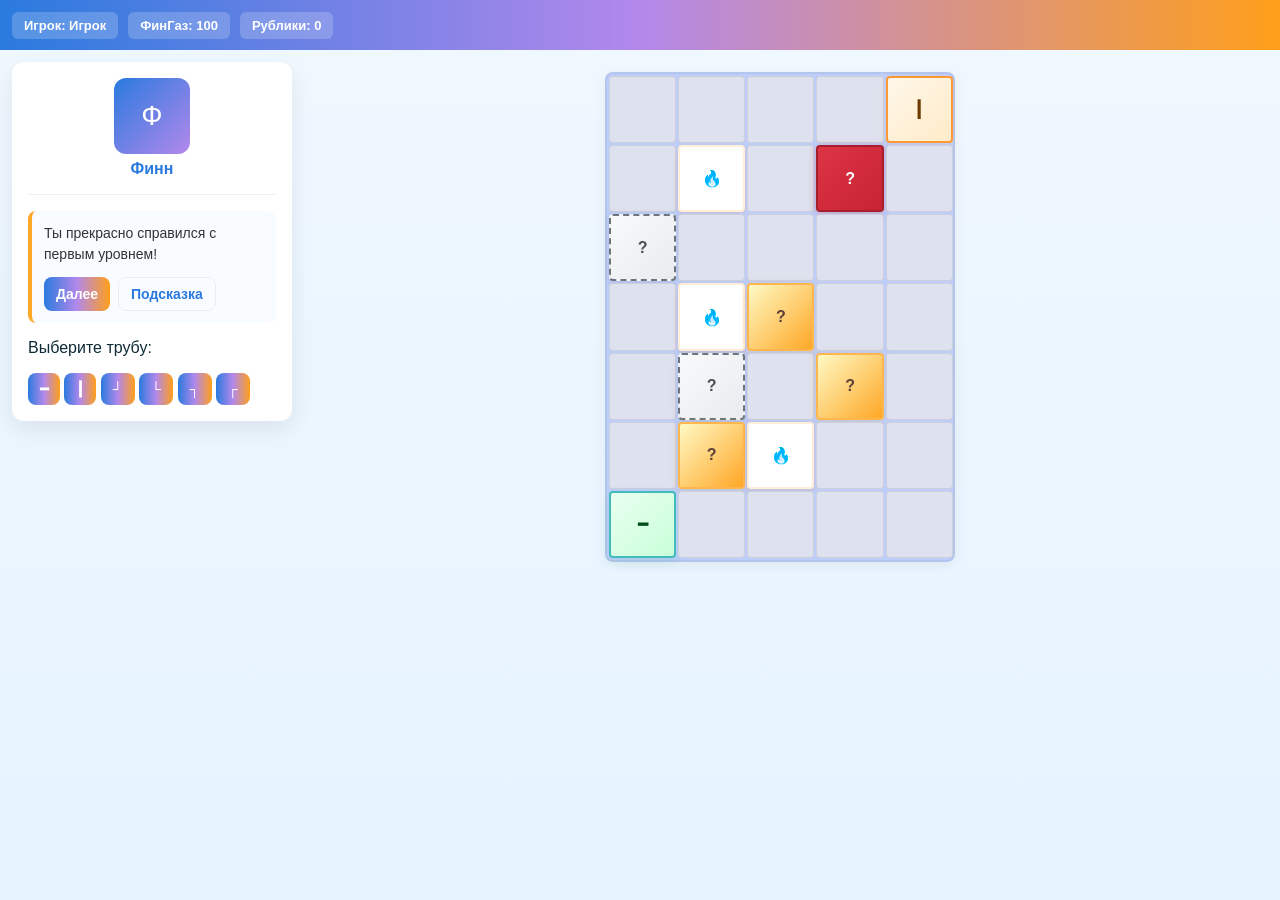
<file: level4/level4*.html>
<!DOCTYPE html>
<html lang="ru">
<head>
  <meta charset="utf-8" />
  <meta name="viewport" content="width=device-width,initial-scale=1" />
  <title>FinGas — Уровень 2</title>
  <style>
    :root {
      --bg1: #f0f8ff;
      --bg2: #e6f3ff;
      --accent: #2a7ade;
      --danger: #e04646;
      --warning: #ffa726;
      --flow: #00c3ff;
      --goal: #ff9f1a;
      --extra: #b388eb;
      --gazik: #4caf50;
      --white-zone: #f8f9fa;
      --red-zone: #dc3545;
    }

    * {
      box-sizing: border-box;
    }

    html, body {
      height: 100%;
      margin: 0;
      padding: 0;
      overflow: hidden;
    }

    body {
      font-family: Inter, Arial, sans-serif;
      background: linear-gradient(180deg, var(--bg1), var(--bg2));
      color: #0e2b36;
      display: flex;
      flex-direction: column;
    }

    .hud {
      display: flex;
      gap: 10px;
      padding: 8px 12px;
      background: linear-gradient(90deg, var(--accent), var(--extra), var(--goal));
      color: #fff;
      font-weight: 700;
      align-items: center;
      flex-wrap: wrap;
      font-size: 14px;
      height: 50px;
      flex-shrink: 0;
    }

    .hud-item {
      background: rgba(255, 255, 255, 0.2);
      padding: 6px 12px;
      border-radius: 6px;
      font-size: 13px;
      backdrop-filter: blur(10px);
    }

    .game-area {
      display: flex;
      flex-direction: column;
      flex: 1;
      position: relative;
      min-height: 0;
    }

    /* Боковая панель для десктопа */
    .side-panel {
      display: none;
      width: 280px;
      background: #fff;
      padding: 16px;
      border-radius: 12px;
      box-shadow: 0 8px 24px rgba(0, 0, 0, 0.08);
      margin: 0;
    }

    .character {
      text-align: center;
      margin-bottom: 16px;
      padding-bottom: 16px;
      border-bottom: 1px solid #f0f0f0;
    }

    .char-img {
      width: 76px;
      height: 76px;
      border-radius: 12px;
      background: linear-gradient(135deg, var(--accent), var(--extra));
      display: flex;
      align-items: center;
      justify-content: center;
      font-size: 28px;
      color: #fff;
      margin: 0 auto 6px;
    }

    .char-name {
      font-weight: 700;
      color: var(--accent);
      margin-top: 4px;
    }

    .dialog-box {
      background: #f8fbff;
      padding: 12px;
      border-radius: 8px;
      margin-bottom: 16px;
      border-left: 4px solid var(--warning);
    }

    .dialog-box p {
      font-size: 14px;
      line-height: 1.5;
      margin: 0 0 12px 0;
      color: #333;
    }

    /* Игровое поле */
    .board-container {
      flex: 1;
      display: flex;
      align-items: center;
      justify-content: center;
      width: 100%;
      padding: 10px;
      min-height: 0;
      overflow: auto;
    }

    #board {
      display: grid;
      grid-template-columns: repeat(5, 1fr);
      grid-template-rows: repeat(7, 1fr);
      gap: 2px;
      width: min(90vw, 90vh * 5/7, 350px);
      height: min(calc(90vw * 7/5), 90vh, 490px);
      background: #bdcefa;
      border-radius: 8px;
      border: 2px solid rgba(0,0,0,0.05);
      box-shadow: 0 4px 15px rgba(0,0,0,0.05);
      padding: 2px;
      flex-shrink: 0;
      aspect-ratio: 5/7;
    }

    .cell {
      display: flex;
      align-items: center;
      justify-content: center;
      font-size: 16px;
      background: #dee1ee;
      border: 1px solid rgba(0, 0, 0, 0.08);
      border-radius: 4px;
      color: var(--accent);
      user-select: none;
      position: relative;
      transition: all 0.2s;
      aspect-ratio: 1/1;
    }

    .cell:hover {
      transform: scale(1.03);
      border-color: var(--accent);
      box-shadow: 0 2px 6px rgba(42, 122, 222, 0.15);
    }

    .cell.start {
      background: linear-gradient(135deg, #e9fff0, #c8ffd9);
      color: #004d1a;
      font-weight: 900;
      box-shadow: 0 4px 12px rgba(26, 184, 100, 0.12);
      border: 2px solid #4bb;
    }

    .cell.goal {
      background: linear-gradient(135deg, #fff7e9, #ffebc8);
      color: #6b3b00;
      font-weight: 900;
      box-shadow: 0 4px 12px rgba(255, 184, 77, 0.12);
      border: 2px solid #f93;
    }

    /* Желтые зоны */
    .cell.yellow-zone {
      background: linear-gradient(135deg, #fff9c4, var(--warning)) !important;
      color: #5d4037 !important;
      font-weight: 800;
      border: 2px solid #ffb74d !important;
      box-shadow: 0 2px 8px rgba(255, 167, 38, 0.25) !important;
      animation: pulse-yellow 2s infinite;
    }

    /* Белые зоны */
    .cell.white-zone {
      background: linear-gradient(135deg, var(--white-zone), #e9ecef) !important;
      color: #495057 !important;
      font-weight: 800;
      border: 2px dashed #6c757d !important;
      box-shadow: 0 2px 8px rgba(108, 117, 125, 0.2) !important;
      animation: pulse-white 2s infinite;
    }

    /* Красные зоны */
    .cell.red-zone {
      background: linear-gradient(135deg, var(--red-zone), #c82333) !important;
      color: white !important;
      font-weight: 800;
      border: 2px solid #a71e2a !important;
      box-shadow: 0 2px 8px rgba(220, 53, 69, 0.3) !important;
      animation: pulse-red 1.5s infinite;
    }

    @keyframes pulse-yellow {
      0%, 100% { transform: scale(1); }
      50% { transform: scale(1.05); }
    }

    @keyframes pulse-white {
      0%, 100% {
        transform: scale(1);
        box-shadow: 0 2px 8px rgba(108, 117, 125, 0.2);
      }
      50% {
        transform: scale(1.03);
        box-shadow: 0 2px 12px rgba(108, 117, 125, 0.4);
      }
    }

    @keyframes pulse-red {
      0%, 100% {
        transform: scale(1);
        box-shadow: 0 2px 8px rgba(220, 53, 69, 0.3);
      }
      50% {
        transform: scale(1.05);
        box-shadow: 0 2px 15px rgba(220, 53, 69, 0.5);
      }
    }

    .cell.gazik {
      background: #fff;
      color: #2a7ade;
      font-weight: 800;
      border: 2px solid #e8f4ff;
      box-shadow: 0 2px 6px rgba(42, 122, 222, 0.15);
      animation: fire-flicker 1.5s infinite alternate;
      position: relative;
      filter: hue-rotate(180deg) saturate(2);
    }

    @keyframes fire-flicker {
      0%, 100% { transform: scale(1); color: #2a7ade; }
      25% { transform: scale(1.05); color: #00c3ff; }
      50% { transform: scale(0.98); color: #1a5fb4; }
      75% { transform: scale(1.03); color: #4d9fff; }
    }

    .cell[data-pipe] {
      font-weight: 900;
    }

    .cell.flow {
      background: linear-gradient(135deg, rgba(0,195,255,0.15), rgba(0,195,255,0.08));
      color: var(--flow);
      text-shadow: 0 0 8px rgba(0, 195, 255, 0.9);
      border-color: var(--flow);
    }

    .cell.has-pipe {
      display: flex;
      align-items: center;
      justify-content: center;
      padding: 1px;
    }

    .cell.has-pipe img.pipe-img {
      width: 100%;
      height: 100%;
      object-fit: contain;
      pointer-events: none;
    }

    .cell.pipe-fixed {
      box-shadow: inset 0 2px 0 rgba(255,255,255,0.2), 0 4px 12px rgba(0,0,0,0.04);
    }

    /* Мобильная панель выбора труб */
    .mobile-pipe-panel {
      width: 100%;
      padding: 8px 12px;
      background: #fff;
      border-top: 2px solid #e0e0e0;
      flex-shrink: 0;
      height: 70px;
    }

    .pipe-choice-mobile p {
      margin: 0 0 8px;
      font-weight: 600;
      font-size: 14px;
      color: #333;
      text-align: center;
    }

    .pipe-buttons-mobile {
      display: flex;
      gap: 4px;
      justify-content: space-between;
    }

    .pipe-buttons-mobile .btn {
      flex: 1;
      min-height: 40px;
      padding: 2px;
      display: flex;
      align-items: center;
      justify-content: center;
      border: 2px solid #ccc;
      border-radius: 6px;
      background: #fff;
      transition: all 0.2s ease;
    }

    .pipe-buttons-mobile .btn:hover {
      background: #e8f4ff;
      border-color: var(--accent);
      transform: translateY(-1px);
    }

    .pipe-buttons-mobile .btn.active {
      border: 2px solid var(--accent);
      background: #d6ecff;
    }

    .pipe-buttons-mobile .btn img.pipe-img {
      width: 20px;
      height: 20px;
      object-fit: contain;
      pointer-events: none;
    }

    /* Кнопки */
    .btn {
      padding: 8px 12px;
      border-radius: 8px;
      border: 0;
      background: linear-gradient(90deg, var(--accent), var(--extra), var(--goal));
      font-weight: 800;
      cursor: pointer;
      transition: transform 0.15s;
      color: #fff;
      font-size: 14px;
    }

    .btn:hover {
      transform: scale(1.05);
    }

    .btn.ghost {
      background: transparent;
      border: 1px solid rgba(0, 0, 0, .06);
      color: var(--accent);
    }

    /* Модальные окна */
    .modal {
      position: fixed;
      top: 0;
      left: 0;
      right: 0;
      bottom: 0;
      display: none;
      align-items: center;
      justify-content: center;
      background: rgba(0, 0, 0, 0.45);
      z-index: 1000;
      padding: 20px;
    }

    .modal[aria-hidden="false"] {
      display: flex;
    }

    .modal-content {
      background: #fff;
      padding: 16px;
      border-radius: 10px;
      max-width: 320px;
      width: 100%;
      text-align: center;
      box-shadow: 0 10px 30px rgba(0, 0, 0, 0.3);
    }

    .answers {
      display: flex;
      flex-direction: column;
      gap: 8px;
      margin-top: 8px;
    }

    .answers button {
      padding: 12px;
      border-radius: 8px;
      border: 1px solid rgba(0, 0, 0, .06);
      cursor: pointer;
      background: #f5f5f5;
      transition: all 0.2s;
      font-size: 14px;
      color: #333;
      width: 100%;
    }

    .answers button:hover {
      background: #e8f4ff;
      border-color: var(--accent);
    }

    .product-info {
      text-align: left;
      margin: 12px 0;
      padding: 12px;
      background: #f9f9f9;
      border-radius: 8px;
    }

    .product-info h4 {
      margin: 0 0 8px 0;
      color: var(--accent);
    }

    .product-info p {
      margin: 0;
      font-size: 14px;
      line-height: 1.4;
    }

    .rewards-grid {
      display: grid;
      grid-template-columns: repeat(7, 1fr);
      gap: 8px;
      margin: 12px 0;
    }

    .reward-day {
      padding: 8px;
      background: #f5f5f5;
      border-radius: 6px;
      font-size: 12px;
      text-align: center;
    }

    .reward-day span {
      font-weight: bold;
    }

    .bonus-item {
      margin: 8px 0;
      padding: 6px;
      background: #f0f8f0;
      border-radius: 6px;
      font-size: 14px;
    }

    /* Анимации для специальных эффектов */
    .gazik-floating {
      color: #2a7ade !important;
      text-shadow: 0 0 8px rgba(42, 122, 222, 0.7);
      animation: float-text 1s ease-in-out;
    }

    .white-zone-floating {
      color: #6c757d !important;
      text-shadow: 0 0 8px rgba(108, 117, 125, 0.7);
      animation: float-text 1s ease-in-out;
    }

    .red-zone-floating {
      color: #dc3545 !important;
      text-shadow: 0 0 8px rgba(220, 53, 69, 0.7);
      animation: float-text 1s ease-in-out;
    }

    @keyframes float-text {
      0% {
        transform: translateY(0) scale(0.8);
        opacity: 0.7;
      }
      100% {
        transform: translateY(-70px) scale(1);
        opacity: 0;
      }
    }

    /* Стиль для tutorial подсветки */
    .cell.tutorial {
      box-shadow: 0 0 0 3px var(--accent);
      z-index: 10;
    }

    /* Десктопная версия */
    @media (min-width: 769px) {
      .mobile-pipe-panel {
        display: none;
      }

      .side-panel {
        display: block;
      }

      .game-area {
        flex-direction: row;
        align-items: flex-start;
        padding: 12px;
      }
    }

    /* Адаптация для маленьких экранов */
    @media (max-height: 700px) {
      .board-container {
        padding: 5px;
      }

      #board {
        width: min(85vw, 85vh * 5/7, 320px);
        height: min(calc(85vw * 7/5), 85vh, 450px);
      }

      .mobile-pipe-panel {
        padding: 6px 10px;
        height: 60px;
      }

      .pipe-buttons-mobile .btn {
        min-height: 35px;
      }

      .pipe-choice-mobile p {
        margin: 0 0 4px;
        font-size: 13px;
      }

      .cell {
        font-size: 14px;
      }
    }
  </style>
</head>
<body>
<header class="hud">
  <div class="hud-item">Игрок: <span id="playerName">Игрок</span></div>
  <div class="hud-item">ФинГаз: <span id="finGas">100</span></div>
  <div class="hud-item">Рублики: <span id="rubles">0</span></div>
</header>

<main class="game-area">
  <!-- Боковая панель для десктопа -->
  <aside class="side-panel">
    <div class="character">
      <div class="char-img">Ф</div>
      <div class="char-name">Финн</div>
    </div>

    <div class="dialog-box">
      <p id="dialogText">Ты прекрасно справился с первым уровнем!</p>
      <div style="display:flex;gap:8px;margin-top:8px">
        <button id="nextBtn" class="btn">Далее</button>
        <button id="hintBtn" class="btn ghost" title="Подсказка (платно)">Подсказка</button>
      </div>
    </div>

    <!-- Панель выбора трубы -->
    <div id="pipeChoice" class="pipe-choice">
      <p>Выберите трубу:</p>
      <div class="pipe-buttons">
        <button class="btn" data-type="H" onclick="choosePipe('H')">━</button>
        <button class="btn" data-type="V" onclick="choosePipe('V')">┃</button>
        <button class="btn" data-type="LU" onclick="choosePipe('LU')">┘</button>
        <button class="btn" data-type="UR" onclick="choosePipe('UR')">└</button>
        <button class="btn" data-type="LD" onclick="choosePipe('LD')">┐</button>
        <button class="btn" data-type="RD" onclick="choosePipe('RD')">┌</button>
      </div>
    </div>
  </aside>

  <!-- Игровое поле -->
  <section class="board-container">
    <div id="board" class="board" aria-label="Игровое поле"></div>
  </section>

  <!-- Мобильная панель выбора труб -->
  <div class="mobile-pipe-panel">
    <div class="pipe-choice-mobile">
      <p>Выберите трубу:</p>
      <div class="pipe-buttons-mobile">
        <button class="btn" data-type="H" onclick="choosePipe('H')">━</button>
        <button class="btn" data-type="V" onclick="choosePipe('V')">┃</button>
        <button class="btn" data-type="LU" onclick="choosePipe('LU')">┘</button>
        <button class="btn" data-type="UR" onclick="choosePipe('UR')">└</button>
        <button class="btn" data-type="LD" onclick="choosePipe('LD')">┐</button>
        <button class="btn" data-type="RD" onclick="choosePipe('RD')">┌</button>
      </div>
    </div>
  </div>
</main>

<!-- Модалки для разных типов зон -->
<div id="quizModal" class="modal" aria-hidden="true">
  <div class="modal-content">
    <h3>Желтая зона</h3>
    <p id="quizQuestion">Вопрос по финансовой грамотности</p>
    <div class="answers" id="quizAnswers"></div>
    <div style="margin-top:10px"><button id="quizClose" class="btn ghost">Отмена</button></div>
  </div>
</div>

<div id="whiteZoneModal" class="modal" aria-hidden="true">
  <div class="modal-content">
    <h3>Белая зона</h3>
    <p id="whiteZoneQuestion">Вопрос средней сложности</p>
    <div class="answers" id="whiteZoneAnswers"></div>
    <div style="margin-top:10px"><button id="whiteZoneClose" class="btn ghost">Отмена</button></div>
  </div>
</div>

<div id="redZoneModal" class="modal" aria-hidden="true">
  <div class="modal-content">
    <h3>Красная зона</h3>
    <p id="redZoneQuestion">Сложный вопрос</p>
    <div class="answers" id="redZoneAnswers"></div>
    <div style="margin-top:10px"><button id="redZoneClose" class="btn ghost">Отмена</button></div>
  </div>
</div>

<div id="productModal" class="modal" aria-hidden="true">
  <div class="modal-content">
    <h3>Продукт банка</h3>
    <p id="productText">Ознакомьтесь с продуктом банка</p>
    <div class="product-info" id="productInfo"></div>
    <div style="margin-top:10px">
      <button id="productClose" class="btn">Понятно</button>
    </div>
  </div>
</div>

<div id="resultModal" class="modal" aria-hidden="true">
  <div class="modal-content">
    <h3>Уровень 2 завершён</h3>
    <p id="resultNote"></p>
    <div id="bonusInfo"></div>
    <div style="margin-top:12px">
      <button id="closeResult" class="btn">ОК</button>
    </div>
  </div>
</div>

<div id="dailyModal" class="modal" aria-hidden="true">
  <div class="modal-content daily-rewards">
    <h3>Ежедневные награды</h3>
    <div class="rewards-grid">
      <div class="reward-day"><span>День 1</span><br>+10 ⚡</div>
      <div class="reward-day"><span>День 2</span><br>+20 ₽</div>
      <div class="reward-day"><span>День 3</span><br>+15 ⚡</div>
      <div class="reward-day"><span>День 4</span><br>+30 ₽</div>
      <div class="reward-day"><span>День 5</span><br>+25 ⚡</div>
      <div class="reward-day"><span>День 6</span><br>+50 ₽</div>
      <div class="reward-day"><span>День 7</span><br>+100 ⚡ +100 ₽</div>
    </div>
    <div style="margin-top:12px; display: flex; gap: 10px; justify-content: center;">
      <button id="closeDaily" class="btn ghost">На главную</button>
      <button id="nextLevel" class="btn">Следующий уровень</button>
    </div>
  </div>
</div>

<script>
document.addEventListener('DOMContentLoaded', () => {
  // DOM элементы
  const boardEl = document.getElementById('board');
  const dialogText = document.getElementById('dialogText');
  const nextBtn = document.getElementById('nextBtn');
  const rublesEl = document.getElementById('rubles');
  const finGasEl = document.getElementById('finGas');

  // Модалки для разных типов зон
  const quizModal = document.getElementById('quizModal');
  const quizAnswers = document.getElementById('quizAnswers');
  const quizClose = document.getElementById('quizClose');

  const whiteZoneModal = document.getElementById('whiteZoneModal');
  const whiteZoneAnswers = document.getElementById('whiteZoneAnswers');
  const whiteZoneClose = document.getElementById('whiteZoneClose');

  const redZoneModal = document.getElementById('redZoneModal');
  const redZoneAnswers = document.getElementById('redZoneAnswers');
  const redZoneClose = document.getElementById('redZoneClose');

  const productModal = document.getElementById('productModal');
  const productClose = document.getElementById('productClose');
  const productInfo = document.getElementById('productInfo');

  const resultModal = document.getElementById('resultModal');
  const resultNote = document.getElementById('resultNote');
  const bonusInfo = document.getElementById('bonusInfo');
  const closeResult = document.getElementById('closeResult');

  const dailyModal = document.getElementById('dailyModal');
  const closeDaily = document.getElementById('closeDaily');
  const nextLevelBtn = document.getElementById('nextLevel');

  const playerNameEl = document.getElementById('playerName');

  // состояние игры
  const rows = 7, cols = 5;
  let grid = [];
  let selectedPipeType = null;
  let rubles = Number(localStorage.getItem('fg_rub')) || 0;
  let finGas = Number(localStorage.getItem('fg_gas')) || 100;
  let dialogIdx = 0;
  let pipesUsed = 0;
  let correctAnswers = 0;
  let gaziksCollected = 0;
  let usedQuestions = new Set();
  let usedWhiteQuestions = new Set();
  let usedRedQuestions = new Set();

  // направления и типы труб
  const DIRS = {
    t: [-1, 0], r: [0, 1], b: [1, 0], l: [0, -1]
  };
  const OPP = { t: 'b', b: 't', l: 'r', r: 'l' };
  const DIR_KEYS = Object.keys(DIRS);

  const TYPE_DEFS = {
    H:  { sym: "━", dirs: ["l", "r"] },
    V:  { sym: "┃", dirs: ["t", "b"] },
    LD: { sym: "┐", dirs: ["l", "b"] },
    RD: { sym: "┌", dirs: ["r", "b"] },
    LU: { sym: "┘", dirs: ["l", "t"] },
    UR: { sym: "└", dirs: ["r", "t"] }
  };

  // Вопросы для разных типов зон
  const YELLOW_QUESTIONS = [
    {
      q: "Что лучше: тратить все деньги сразу или откладывать часть?",
      answers: [
        { text: "Откладывать 10-20% от дохода", correct: true },
        { text: "Тратить все, жизнь одна", correct: false },
        { text: "Брать кредиты на все покупки", correct: false }
      ]
    },
    {
      q: "Какой минимальный размер 'финансовой подушки'?",
      answers: [
        { text: "3-6 месячных доходов", correct: true },
        { text: "1 месячный доход", correct: false },
        { text: "Достаточно 10 000 рублей", correct: false }
      ]
    }
  ];

  const WHITE_QUESTIONS = [
    {
      q: "Что такое диверсификация инвестиционного портфеля?",
      answers: [
        { text: "Распределение инвестиций по разным активам для снижения рисков", correct: true },
        { text: "Вложение всех средств в один надежный актив", correct: false },
        { text: "Продажа всех активов при первых признаках падения рынка", correct: false }
      ]
    },
    {
      q: "Что такое капитализация процентов?",
      answers: [
        { text: "Причисление начисленных процентов к основной сумме вклада", correct: true },
        { text: "Увеличение суммы кредита за счет процентов", correct: false },
        { text: "Процесс увеличения капитала компании", correct: false }
      ]
    }
  ];

  const RED_QUESTIONS = [
    {
      q: "Что показывает коэффициент P/E (Price/Earnings)?",
      answers: [
        { text: "Соотношение цены акции к прибыли на акцию", correct: true },
        { text: "Соотношение долга компании к ее капиталу", correct: false },
        { text: "Рентабельность компании", correct: false }
      ]
    },
    {
      q: "Что такое сложный процент (компаундинг)?",
      answers: [
        { text: "Начисление процентов на проценты", correct: true },
        { text: "Простая сумма процентов за весь период", correct: false },
        { text: "Фиксированная процентная ставка", correct: false }
      ]
    }
  ];

  // Продукты банка для газиков
  const BANK_PRODUCTS = [
    {
      name: "Накопительный счет",
      description: "До 8% годовых на остаток, пополнение и снятие в любой момент"
    },
    {
      name: "Инвестиции",
      description: "Покупка акций и облигаций с доходностью выше вклада"
    }
  ];

  // Вспомогательные функции
  function getPipeDirsFromType(type) {
    if (!type) return [];
    const def = TYPE_DEFS[type];
    return def ? def.dirs : [];
  }

  function getPipeDirsFromCell(cell) {
    if (!cell) return [];
    return getPipeDirsFromType(cell.dataset.pipe);
  }

  function renderPipe(cell, type, opts = {}) {
      if (!TYPE_DEFS[type]) return;
      cell.dataset.pipe = type;
      cell.classList.add('has-pipe');
      cell.textContent = TYPE_DEFS[type].sym;
  }

  function getCell(r, c) {
    if (r < 0 || r >= rows || c < 0 || c >= cols) return null;
    return grid[r][c];
  }

  // Создание игрового поля
  function initBoard() {
    boardEl.innerHTML = '';
    grid = [];
    boardEl.style.gridTemplateColumns = `repeat(${cols}, 1fr)`;
    boardEl.style.gridTemplateRows = `repeat(${rows}, 1fr)`;

    for (let r = 0; r < rows; r++) {
      const row = [];
      for (let c = 0; c < cols; c++) {
        const cell = document.createElement('div');
        cell.className = 'cell';
        cell.dataset.r = r;
        cell.dataset.c = c;
        cell.addEventListener('click', () => onCellClick(r, c));
        boardEl.appendChild(cell);
        row.push(cell);
      }
      grid.push(row);
    }

    // Старт и финиш
    const start = getCell(6, 0);
    start.classList.add('start');
    renderPipe(start, 'H');

    const goal = getCell(0, 4);
    goal.classList.add('goal');
    renderPipe(goal, 'V');

    // Размещение специальных зон
    placeSpecialZones();

    // Обновление интерфейса
    updateHUD();
  }

  // Размещение специальных зон
  function placeSpecialZones() {
    // Желтые зоны
    const yellowPositions = [[5, 1], [4, 3], [3, 2]];
    yellowPositions.forEach(([r, c]) => {
      const cell = getCell(r, c);
      if (cell) {
        cell.classList.add('yellow-zone');
        cell.textContent = '?';
      }
    });

    // Белые зоны
    const whitePositions = [[4, 1], [2, 0]];
    whitePositions.forEach(([r, c]) => {
      const cell = getCell(r, c);
      if (cell) {
        cell.classList.add('white-zone');
        cell.textContent = '?';
      }
    });

    // Красные зоны
    const redPositions = [[1, 3]];
    redPositions.forEach(([r, c]) => {
      const cell = getCell(r, c);
      if (cell) {
        cell.classList.add('red-zone');
        cell.textContent = '?';
      }
    });

    // Газики
    const gazikPositions = [[5, 2], [3, 1], [1, 1]];
    gazikPositions.forEach(([r, c]) => {
      const cell = getCell(r, c);
      if (cell) {
        cell.classList.add('gazik');
        cell.textContent = '🔥';
      }
    });
  }

  // Выбор трубы
  window.choosePipe = function(type) {
    selectedPipeType = type;
    document.querySelectorAll(".btn[data-type]").forEach(btn => {
      btn.classList.remove("active");
      if (btn.dataset.type === type) {
        btn.classList.add("active");
      }
    });
  };

  // Проверка возможности установки трубы
  function canPlacePipe(r, c, type) {
    if (!TYPE_DEFS[type]) return false;
    const dirs = getPipeDirsFromType(type);

    const targetCell = getCell(r, c);
    if (targetCell && targetCell.dataset.pipe) return false;

    // Упрощенная проверка стыковки
    for (const dir of dirs) {
      const [dr, dc] = DIRS[dir];
      const neigh = getCell(r + dr, c + dc);
      if (neigh && neigh.dataset.pipe) {
        const neighDirs = getPipeDirsFromCell(neigh);
        const opp = OPP[dir];
        if (!neighDirs.includes(opp)) {
          return false;
        }
      }
    }

    return true;
  }

  // Обработка клика по клетке
  function onCellClick(r, c) {
    const cell = getCell(r, c);
    if (!cell) return;
    if (cell.classList.contains('start') || cell.classList.contains('goal')) return;

    if (cell.dataset.pipe) {
      cell.animate([{transform:'scale(1)'},{transform:'scale(1.04)'},{transform:'scale(1)'}],{duration:180});
      return;
    }

    if (!selectedPipeType) {
      alert('Сначала выберите трубу внизу.');
      return;
    }

    if (!canPlacePipe(r, c, selectedPipeType)) {
      alert('Эта труба не стыкуется с соседними!');
      return;
    }

    // Установка трубы
    renderPipe(cell, selectedPipeType);
    pipesUsed++;

    // Проверка типа зоны
    if (cell.classList.contains('yellow-zone')) {
      openQuestionModal(cell, 'yellow');
    } else if (cell.classList.contains('white-zone')) {
      openQuestionModal(cell, 'white');
    } else if (cell.classList.contains('red-zone')) {
      openQuestionModal(cell, 'red');
    } else if (cell.classList.contains('gazik')) {
      collectGazik(cell);
    } else {
      checkFlow();
    }
  }

  // Открытие модалки с вопросом
  function openQuestionModal(cell, zoneType) {
    let questions, modal, answersEl, reward, penalty, floatingClass;

    switch(zoneType) {
      case 'yellow':
        questions = YELLOW_QUESTIONS;
        modal = quizModal;
        answersEl = quizAnswers;
        reward = 15;
        penalty = 25;
        floatingClass = '';
        break;
      case 'white':
        questions = WHITE_QUESTIONS;
        modal = whiteZoneModal;
        answersEl = whiteZoneAnswers;
        reward = 25;
        penalty = 15;
        floatingClass = 'white-zone-floating';
        break;
      case 'red':
        questions = RED_QUESTIONS;
        modal = redZoneModal;
        answersEl = redZoneAnswers;
        reward = 40;
        penalty = 35;
        floatingClass = 'red-zone-floating';
        break;
    }

    const availableQuestions = questions.filter(q =>
      zoneType === 'yellow' ? !usedQuestions.has(q.q) :
      zoneType === 'white' ? !usedWhiteQuestions.has(q.q) :
      !usedRedQuestions.has(q.q)
    );

    if (availableQuestions.length === 0) {
      if (zoneType === 'yellow') usedQuestions.clear();
      else if (zoneType === 'white') usedWhiteQuestions.clear();
      else usedRedQuestions.clear();
    }

    const question = availableQuestions[Math.floor(Math.random() * availableQuestions.length)];

    if (zoneType === 'yellow') usedQuestions.add(question.q);
    else if (zoneType === 'white') usedWhiteQuestions.add(question.q);
    else usedRedQuestions.add(question.q);

    answersEl.innerHTML = '';

    // Установка вопроса
    if (zoneType === 'yellow') {
      document.getElementById('quizQuestion').textContent = question.q;
    } else if (zoneType === 'white') {
      document.getElementById('whiteZoneQuestion').textContent = question.q;
    } else if (zoneType === 'red') {
      document.getElementById('redZoneQuestion').textContent = question.q;
    }

    question.answers.forEach(opt => {
      const btn = document.createElement('button');
      btn.textContent = opt.text;
      btn.className = 'btn';
      btn.addEventListener('click', () => {
        modal.setAttribute('aria-hidden', 'true');
        if (opt.correct) {
          correctAnswers++;
          rubles += reward;
          createFloatingText(cell, `+${reward} ₽`, 'gold');
        } else {
          finGas = Math.max(0, finGas - penalty);
          createFloatingText(cell, `-${penalty} 🔥`, '#2a7ade', floatingClass);
        }
        updateHUD();
        cell.classList.remove(zoneType + '-zone');
        checkFlow();
      });
      answersEl.appendChild(btn);
    });

    modal.setAttribute('aria-hidden', 'false');
  }

  // Сбор газика
  function collectGazik(cell) {
    const product = BANK_PRODUCTS[Math.floor(Math.random() * BANK_PRODUCTS.length)];
    productInfo.innerHTML = `
      <h4>${product.name}</h4>
      <p>${product.description}</p>
    `;

    productModal.setAttribute('aria-hidden', 'false');

    productClose.onclick = () => {
      productModal.setAttribute('aria-hidden', 'true');
      finGas += 5;
      gaziksCollected++;
      createFloatingText(cell, '+5 🔥', '#2a7ade', 'gazik-floating');
      cell.classList.remove('gazik');
      updateHUD();
      checkFlow();
    };
  }

  // Создание всплывающего текста
  function createFloatingText(cell, text, color, className = '') {
    const floatingText = document.createElement('div');
    floatingText.textContent = text;
    floatingText.style.cssText = `
      position: absolute;
      pointer-events: none;
      font-weight: 800;
      color: ${color};
      font-size: 20px;
      z-index: 100;
      transition: transform 0.9s ease, opacity 0.9s ease;
      opacity: 1;
    `;

    if (className) {
      floatingText.className = className;
    }

    const rect = cell.getBoundingClientRect();
    const boardRect = boardEl.getBoundingClientRect();

    floatingText.style.left = (rect.left - boardRect.left + rect.width / 2) + 'px';
    floatingText.style.top = (rect.top - boardRect.top - 10) + 'px';

    boardEl.parentElement.appendChild(floatingText);

    setTimeout(() => {
      floatingText.style.opacity = '0';
      floatingText.style.transform = 'translateY(-70px)';
      setTimeout(() => {
        if (floatingText.parentElement) {
          floatingText.parentElement.removeChild(floatingText);
        }
      }, 900);
    }, 100);
  }

  // Проверка потока
  function checkFlow() {
    const start = { r: 6, c: 0 };
    const goal = { r: 0, c: 4 };
    const startKey = `${start.r},${start.c}`;
    const goalKey = `${goal.r},${goal.c}`;

    const visited = new Set();
    const prev = new Map();
    const queue = [startKey];

    function pushIfValid(nr, nc, fromKey) {
      const k = `${nr},${nc}`;
      if (visited.has(k)) return;
      const neigh = getCell(nr, nc);
      if (!neigh) return;
      queue.push(k);
      prev.set(k, fromKey);
    }

    function canConnect(r, c, dirKey) {
      const cell = getCell(r, c);
      if (!cell) return false;
      const type = cell.dataset.pipe;
      if (!type) return false;
      const dirs = TYPE_DEFS[type].dirs;
      return dirs.includes(dirKey);
    }

    while (queue.length) {
      const key = queue.shift();
      if (visited.has(key)) continue;
      visited.add(key);
      const [r, c] = key.split(',').map(Number);

      if (r === goal.r && c === goal.c) {
        const path = reconstructPath(prev, key, startKey);
        animateFlow(path);
        return true;
      }

      const curCell = getCell(r, c);
      const curType = curCell ? curCell.dataset.pipe : null;
      if (!curType || !TYPE_DEFS[curType]) continue;

      for (const dirKey of TYPE_DEFS[curType].dirs) {
        const [dr, dc] = DIRS[dirKey];
        const nr = r + dr, nc = c + dc;
        if (nr < 0 || nr >= rows || nc < 0 || nc >= cols) continue;
        const neigh = getCell(nr, nc);
        if (!neigh) continue;

        if (neigh.classList.contains('goal')) {
          prev.set(goalKey, key);
          const path = reconstructPath(prev, goalKey, startKey);
          animateFlow(path);
          return true;
        }

        const neighType = neigh.dataset.pipe;
        if (!neighType) continue;
        const oppKey = OPP[dirKey];
        if (TYPE_DEFS[neighType].dirs.includes(oppKey)) {
          const nkey = `${nr},${nc}`;
          if (!visited.has(nkey) && !queue.includes(nkey)) {
            prev.set(nkey, key);
            queue.push(nkey);
          }
        }
      }
    }
    return false;
  }

  function reconstructPath(prevMap, endKey, startKey) {
    const path = [];
    let cur = endKey;
    while (cur) {
      path.push(cur);
      if (cur === startKey) break;
      cur = prevMap.get(cur);
    }
    return path.reverse();
  }

  let flowInProgress = false;
  function animateFlow(pathKeys) {
    if (flowInProgress) return;
    flowInProgress = true;

    document.querySelectorAll('.cell.flow').forEach(el => el.classList.remove('flow'));
    let i = 0;
    const interval = setInterval(() => {
      if (i >= pathKeys.length) {
        clearInterval(interval);
        flowInProgress = false;
        completeLevel();
        return;
      }
      const [r, c] = pathKeys[i].split(',').map(Number);
      const cell = getCell(r, c);
      if (cell) cell.classList.add('flow');
      i++;
    }, 240);
  }

  // Завершение уровня
  function completeLevel() {
    const baseReward = 20;
    const pipeBonus = Math.max(0, 30 - pipesUsed * 2);
    const answerBonus = correctAnswers * 10;
    const gazikBonus = gaziksCollected * 5;

    const totalReward = baseReward + pipeBonus + answerBonus + gazikBonus;
    rubles += totalReward;
    localStorage.setItem('fg_rub', rubles);
    localStorage.setItem('fg_gas', finGas);

    resultNote.textContent = `Супер! Тебе опять начислили много Рубликов за успешное прохождение уровня!`;
    bonusInfo.innerHTML = `
      <div class="bonus-item">Всего получено: +${totalReward} ₽</div>
      <div class="bonus-item">Базовая награда: +${baseReward} ₽</div>
      <div class="bonus-item">Бонус за трубы: +${pipeBonus} ₽</div>
      <div class="bonus-item">Бонус за ответы: +${answerBonus} ₽</div>
      <div class="bonus-item">Бонус за газики: +${gazikBonus} ₽</div>
    `;

    resultModal.setAttribute('aria-hidden', 'false');
  }

  // Вспомогательные функции
  function updateHUD() {
    rublesEl.textContent = rubles;
    finGasEl.textContent = finGas;
    playerNameEl.textContent = localStorage.getItem('fg_name') || 'Игрок';
  }

  // Диалоги
  const DIALOGS = [
    'Ты прекрасно справился с первым уровнем: не дал мошенникам себя обмануть и сохранил большую часть ФинГаза!',
    'Но все не так просто, впереди тебя ждут новые испытания.',
    '*появляются разноцветные зоны*',
    'Теперь тебе предстоит столкнуться с разными типами вопросов:',
    'Желтые - легкие вопросы (+15₽/-25🔥), Белые - средние (+25₽/-15🔥), Красные - сложные (+40₽/-35🔥)',
    'Повторюсь, если ты неправильно ответишь на вопросы, то потеряешь часть ФинГаза.'
  ];

  nextBtn.addEventListener('click', () => {
    if (dialogIdx < DIALOGS.length) {
      dialogText.textContent = DIALOGS[dialogIdx];
      if (dialogIdx === 2) {
        // Подсветка всех зон
        setTimeout(() => {
          document.querySelectorAll('.yellow-zone, .white-zone, .red-zone').forEach(cell => {
            cell.classList.add('tutorial');
            setTimeout(() => cell.classList.remove('tutorial'), 2000);
          });
        }, 500);
      }
      dialogIdx++;
    } else {
      dialogText.textContent = 'Теперь попробуй построить путь к мечте!';
      nextBtn.disabled = true;
      nextBtn.style.display = 'none';
    }
  });

  // Обработчики модальных окон
  quizClose.addEventListener('click', () => quizModal.setAttribute('aria-hidden', 'true'));
  whiteZoneClose.addEventListener('click', () => whiteZoneModal.setAttribute('aria-hidden', 'true'));
  redZoneClose.addEventListener('click', () => redZoneModal.setAttribute('aria-hidden', 'true'));
  productClose.addEventListener('click', () => productModal.setAttribute('aria-hidden', 'true'));

  closeResult.addEventListener('click', () => {
    resultModal.setAttribute('aria-hidden', 'true');
    setTimeout(() => {
      dialogText.textContent = "Ты также можешь получать еще больше Рубликов и Газиков в ежедневных наградах.";
      nextBtn.disabled = false;
      nextBtn.style.display = 'inline-block';
      nextBtn.textContent = "Посмотреть награды";

      nextBtn.onclick = () => {
        dailyModal.setAttribute('aria-hidden', 'false');
        nextBtn.style.display = 'none';
      };
    }, 500);
  });

  closeDaily.addEventListener('click', () => {
    dailyModal.setAttribute('aria-hidden', 'true');
    setTimeout(() => {
      window.location.href = 'index.html';
    }, 500);
  });

  nextLevelBtn.addEventListener('click', () => {
    dailyModal.setAttribute('aria-hidden', 'true');
    setTimeout(() => {
      window.location.href = 'level3.html';
    }, 500);
  });

  // Инициализация
  initBoard();
  updateHUD();
  choosePipe('H');
});
</script>
</body>
</html>
</file>
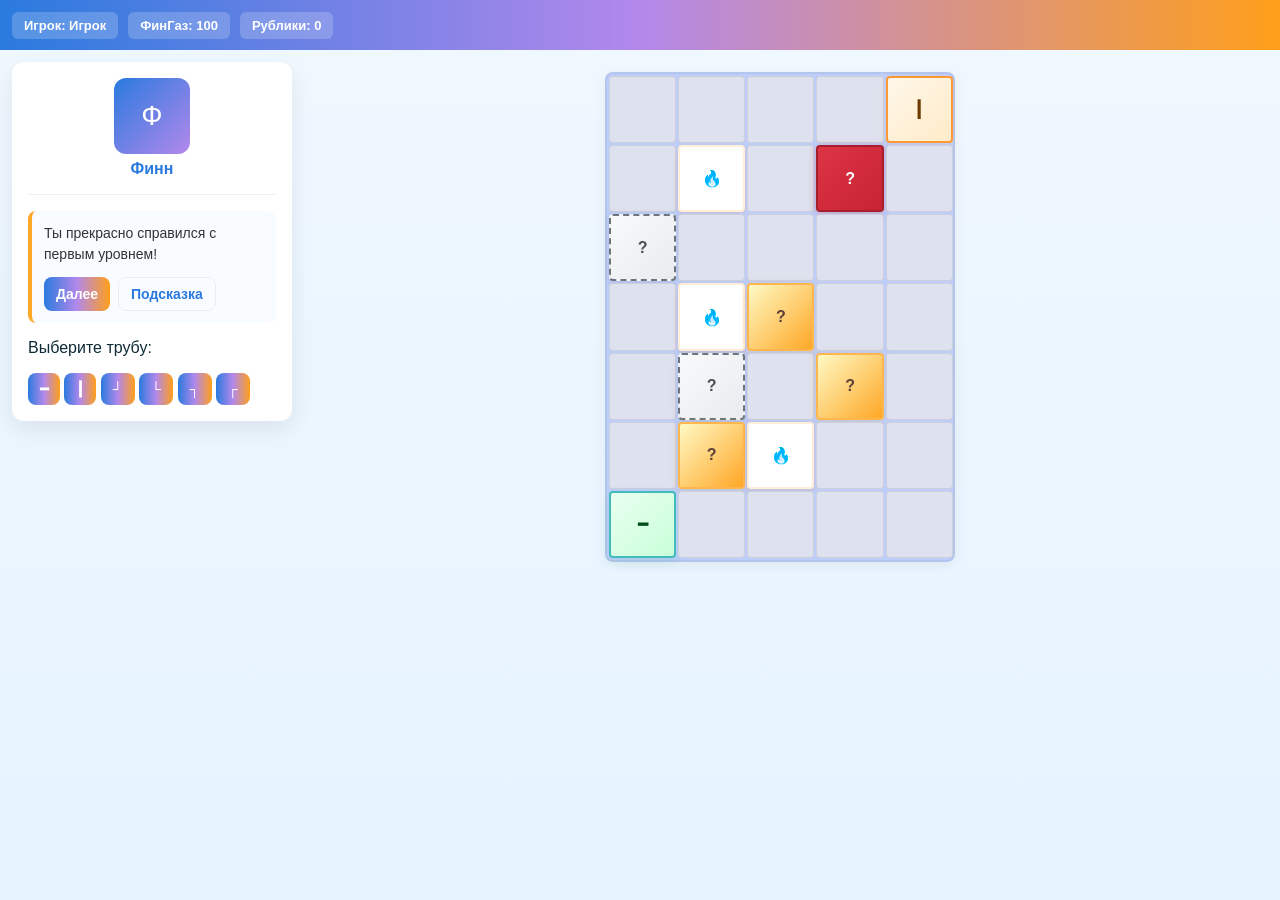
<file: level4/level4.html>
<!DOCTYPE html>
<html lang="ru">
<head>
  <meta charset="utf-8" />
  <meta name="viewport" content="width=device-width,initial-scale=1" />
  <title>FinGas — Уровень 2</title>
  <style>
    :root {
      --bg1: #f0f8ff;
      --bg2: #e6f3ff;
      --accent: #2a7ade;
      --danger: #e04646;
      --warning: #ffa726;
      --flow: #00c3ff;
      --goal: #ff9f1a;
      --extra: #b388eb;
      --gazik: #4caf50;
      --white-zone: #f8f9fa;
      --red-zone: #dc3545;
    }

    * {
      box-sizing: border-box;
    }

    html, body {
      height: 100%;
      margin: 0;
      padding: 0;
      overflow: hidden;
    }

    body {
      font-family: Inter, Arial, sans-serif;
      background: linear-gradient(180deg, var(--bg1), var(--bg2));
      color: #0e2b36;
      display: flex;
      flex-direction: column;
    }

    .hud {
      display: flex;
      gap: 10px;
      padding: 8px 12px;
      background: linear-gradient(90deg, var(--accent), var(--extra), var(--goal));
      color: #fff;
      font-weight: 700;
      align-items: center;
      flex-wrap: wrap;
      font-size: 14px;
      height: 50px;
      flex-shrink: 0;
    }

    .hud-item {
      background: rgba(255, 255, 255, 0.2);
      padding: 6px 12px;
      border-radius: 6px;
      font-size: 13px;
      backdrop-filter: blur(10px);
    }

    .game-area {
      display: flex;
      flex-direction: column;
      flex: 1;
      position: relative;
      min-height: 0;
    }

    /* Боковая панель для десктопа */
    .side-panel {
      display: none;
      width: 280px;
      background: #fff;
      padding: 16px;
      border-radius: 12px;
      box-shadow: 0 8px 24px rgba(0, 0, 0, 0.08);
      margin: 0;
    }

    .character {
      text-align: center;
      margin-bottom: 16px;
      padding-bottom: 16px;
      border-bottom: 1px solid #f0f0f0;
    }

    .char-img {
      width: 76px;
      height: 76px;
      border-radius: 12px;
      background: linear-gradient(135deg, var(--accent), var(--extra));
      display: flex;
      align-items: center;
      justify-content: center;
      font-size: 28px;
      color: #fff;
      margin: 0 auto 6px;
    }

    .char-name {
      font-weight: 700;
      color: var(--accent);
      margin-top: 4px;
    }

    .dialog-box {
      background: #f8fbff;
      padding: 12px;
      border-radius: 8px;
      margin-bottom: 16px;
      border-left: 4px solid var(--warning);
    }

    .dialog-box p {
      font-size: 14px;
      line-height: 1.5;
      margin: 0 0 12px 0;
      color: #333;
    }

    /* Игровое поле */
    .board-container {
      flex: 1;
      display: flex;
      align-items: center;
      justify-content: center;
      width: 100%;
      padding: 10px;
      min-height: 0;
      overflow: auto;
    }

    #board {
      display: grid;
      grid-template-columns: repeat(5, 1fr);
      grid-template-rows: repeat(7, 1fr);
      gap: 2px;
      width: min(90vw, 90vh * 5/7, 350px);
      height: min(calc(90vw * 7/5), 90vh, 490px);
      background: #bdcefa;
      border-radius: 8px;
      border: 2px solid rgba(0,0,0,0.05);
      box-shadow: 0 4px 15px rgba(0,0,0,0.05);
      padding: 2px;
      flex-shrink: 0;
      aspect-ratio: 5/7;
    }

    .cell {
      display: flex;
      align-items: center;
      justify-content: center;
      font-size: 16px;
      background: #dee1ee;
      border: 1px solid rgba(0, 0, 0, 0.08);
      border-radius: 4px;
      color: var(--accent);
      user-select: none;
      position: relative;
      transition: all 0.2s;
      aspect-ratio: 1/1;
    }

    .cell:hover {
      transform: scale(1.03);
      border-color: var(--accent);
      box-shadow: 0 2px 6px rgba(42, 122, 222, 0.15);
    }

    .cell.start {
      background: linear-gradient(135deg, #e9fff0, #c8ffd9);
      color: #004d1a;
      font-weight: 900;
      box-shadow: 0 4px 12px rgba(26, 184, 100, 0.12);
      border: 2px solid #4bb;
    }

    .cell.goal {
      background: linear-gradient(135deg, #fff7e9, #ffebc8);
      color: #6b3b00;
      font-weight: 900;
      box-shadow: 0 4px 12px rgba(255, 184, 77, 0.12);
      border: 2px solid #f93;
    }

    /* Желтые зоны */
    .cell.yellow-zone {
      background: linear-gradient(135deg, #fff9c4, var(--warning)) !important;
      color: #5d4037 !important;
      font-weight: 800;
      border: 2px solid #ffb74d !important;
      box-shadow: 0 2px 8px rgba(255, 167, 38, 0.25) !important;
      animation: pulse-yellow 2s infinite;
    }

    /* Белые зоны */
    .cell.white-zone {
      background: linear-gradient(135deg, var(--white-zone), #e9ecef) !important;
      color: #495057 !important;
      font-weight: 800;
      border: 2px dashed #6c757d !important;
      box-shadow: 0 2px 8px rgba(108, 117, 125, 0.2) !important;
      animation: pulse-white 2s infinite;
    }

    /* Красные зоны */
    .cell.red-zone {
      background: linear-gradient(135deg, var(--red-zone), #c82333) !important;
      color: white !important;
      font-weight: 800;
      border: 2px solid #a71e2a !important;
      box-shadow: 0 2px 8px rgba(220, 53, 69, 0.3) !important;
      animation: pulse-red 1.5s infinite;
    }

    @keyframes pulse-yellow {
      0%, 100% { transform: scale(1); }
      50% { transform: scale(1.05); }
    }

    @keyframes pulse-white {
      0%, 100% {
        transform: scale(1);
        box-shadow: 0 2px 8px rgba(108, 117, 125, 0.2);
      }
      50% {
        transform: scale(1.03);
        box-shadow: 0 2px 12px rgba(108, 117, 125, 0.4);
      }
    }

    @keyframes pulse-red {
      0%, 100% {
        transform: scale(1);
        box-shadow: 0 2px 8px rgba(220, 53, 69, 0.3);
      }
      50% {
        transform: scale(1.05);
        box-shadow: 0 2px 15px rgba(220, 53, 69, 0.5);
      }
    }

    .cell.gazik {
      background: #fff;
      color: #2a7ade;
      font-weight: 800;
      border: 2px solid #e8f4ff;
      box-shadow: 0 2px 6px rgba(42, 122, 222, 0.15);
      animation: fire-flicker 1.5s infinite alternate;
      position: relative;
      filter: hue-rotate(180deg) saturate(2);
    }

    @keyframes fire-flicker {
      0%, 100% { transform: scale(1); color: #2a7ade; }
      25% { transform: scale(1.05); color: #00c3ff; }
      50% { transform: scale(0.98); color: #1a5fb4; }
      75% { transform: scale(1.03); color: #4d9fff; }
    }

    .cell[data-pipe] {
      font-weight: 900;
    }

    .cell.flow {
      background: linear-gradient(135deg, rgba(0,195,255,0.15), rgba(0,195,255,0.08));
      color: var(--flow);
      text-shadow: 0 0 8px rgba(0, 195, 255, 0.9);
      border-color: var(--flow);
    }

    .cell.has-pipe {
      display: flex;
      align-items: center;
      justify-content: center;
      padding: 1px;
    }

    .cell.has-pipe img.pipe-img {
      width: 100%;
      height: 100%;
      object-fit: contain;
      pointer-events: none;
    }

    .cell.pipe-fixed {
      box-shadow: inset 0 2px 0 rgba(255,255,255,0.2), 0 4px 12px rgba(0,0,0,0.04);
    }

    /* Мобильная панель выбора труб */
    .mobile-pipe-panel {
      width: 100%;
      padding: 8px 12px;
      background: #fff;
      border-top: 2px solid #e0e0e0;
      flex-shrink: 0;
      height: 70px;
    }

    .pipe-choice-mobile p {
      margin: 0 0 8px;
      font-weight: 600;
      font-size: 14px;
      color: #333;
      text-align: center;
    }

    .pipe-buttons-mobile {
      display: flex;
      gap: 4px;
      justify-content: space-between;
    }

    .pipe-buttons-mobile .btn {
      flex: 1;
      min-height: 40px;
      padding: 2px;
      display: flex;
      align-items: center;
      justify-content: center;
      border: 2px solid #ccc;
      border-radius: 6px;
      background: #fff;
      transition: all 0.2s ease;
    }

    .pipe-buttons-mobile .btn:hover {
      background: #e8f4ff;
      border-color: var(--accent);
      transform: translateY(-1px);
    }

    .pipe-buttons-mobile .btn.active {
      border: 2px solid var(--accent);
      background: #d6ecff;
    }

    .pipe-buttons-mobile .btn img.pipe-img {
      width: 20px;
      height: 20px;
      object-fit: contain;
      pointer-events: none;
    }

    /* Кнопки */
    .btn {
      padding: 8px 12px;
      border-radius: 8px;
      border: 0;
      background: linear-gradient(90deg, var(--accent), var(--extra), var(--goal));
      font-weight: 800;
      cursor: pointer;
      transition: transform 0.15s;
      color: #fff;
      font-size: 14px;
    }

    .btn:hover {
      transform: scale(1.05);
    }

    .btn.ghost {
      background: transparent;
      border: 1px solid rgba(0, 0, 0, .06);
      color: var(--accent);
    }

    /* Модальные окна */
    .modal {
      position: fixed;
      top: 0;
      left: 0;
      right: 0;
      bottom: 0;
      display: none;
      align-items: center;
      justify-content: center;
      background: rgba(0, 0, 0, 0.45);
      z-index: 1000;
      padding: 20px;
    }

    .modal[aria-hidden="false"] {
      display: flex;
    }

    .modal-content {
      background: #fff;
      padding: 16px;
      border-radius: 10px;
      max-width: 320px;
      width: 100%;
      text-align: center;
      box-shadow: 0 10px 30px rgba(0, 0, 0, 0.3);
    }

    .answers {
      display: flex;
      flex-direction: column;
      gap: 8px;
      margin-top: 8px;
    }

    .answers button {
      padding: 12px;
      border-radius: 8px;
      border: 1px solid rgba(0, 0, 0, .06);
      cursor: pointer;
      background: #f5f5f5;
      transition: all 0.2s;
      font-size: 14px;
      color: #333;
      width: 100%;
    }

    .answers button:hover {
      background: #e8f4ff;
      border-color: var(--accent);
    }

    .product-info {
      text-align: left;
      margin: 12px 0;
      padding: 12px;
      background: #f9f9f9;
      border-radius: 8px;
    }

    .product-info h4 {
      margin: 0 0 8px 0;
      color: var(--accent);
    }

    .product-info p {
      margin: 0;
      font-size: 14px;
      line-height: 1.4;
    }

    .rewards-grid {
      display: grid;
      grid-template-columns: repeat(7, 1fr);
      gap: 8px;
      margin: 12px 0;
    }

    .reward-day {
      padding: 8px;
      background: #f5f5f5;
      border-radius: 6px;
      font-size: 12px;
      text-align: center;
    }

    .reward-day span {
      font-weight: bold;
    }

    .bonus-item {
      margin: 8px 0;
      padding: 6px;
      background: #f0f8f0;
      border-radius: 6px;
      font-size: 14px;
    }

    /* Анимации для специальных эффектов */
    .gazik-floating {
      color: #2a7ade !important;
      text-shadow: 0 0 8px rgba(42, 122, 222, 0.7);
      animation: float-text 1s ease-in-out;
    }

    .white-zone-floating {
      color: #6c757d !important;
      text-shadow: 0 0 8px rgba(108, 117, 125, 0.7);
      animation: float-text 1s ease-in-out;
    }

    .red-zone-floating {
      color: #dc3545 !important;
      text-shadow: 0 0 8px rgba(220, 53, 69, 0.7);
      animation: float-text 1s ease-in-out;
    }

    @keyframes float-text {
      0% {
        transform: translateY(0) scale(0.8);
        opacity: 0.7;
      }
      100% {
        transform: translateY(-70px) scale(1);
        opacity: 0;
      }
    }

    /* Стиль для tutorial подсветки */
    .cell.tutorial {
      box-shadow: 0 0 0 3px var(--accent);
      z-index: 10;
    }

    /* Десктопная версия */
    @media (min-width: 769px) {
      .mobile-pipe-panel {
        display: none;
      }

      .side-panel {
        display: block;
      }

      .game-area {
        flex-direction: row;
        align-items: flex-start;
        padding: 12px;
      }
    }

    /* Адаптация для маленьких экранов */
    @media (max-height: 700px) {
      .board-container {
        padding: 5px;
      }

      #board {
        width: min(85vw, 85vh * 5/7, 320px);
        height: min(calc(85vw * 7/5), 85vh, 450px);
      }

      .mobile-pipe-panel {
        padding: 6px 10px;
        height: 60px;
      }

      .pipe-buttons-mobile .btn {
        min-height: 35px;
      }

      .pipe-choice-mobile p {
        margin: 0 0 4px;
        font-size: 13px;
      }

      .cell {
        font-size: 14px;
      }
    }
  </style>
</head>
<body>
<header class="hud">
  <div class="hud-item">Игрок: <span id="playerName">Игрок</span></div>
  <div class="hud-item">ФинГаз: <span id="finGas">100</span></div>
  <div class="hud-item">Рублики: <span id="rubles">0</span></div>
</header>

<main class="game-area">
  <!-- Боковая панель для десктопа -->
  <aside class="side-panel">
    <div class="character">
      <div class="char-img">Ф</div>
      <div class="char-name">Финн</div>
    </div>

    <div class="dialog-box">
      <p id="dialogText">Ты прекрасно справился с первым уровнем!</p>
      <div style="display:flex;gap:8px;margin-top:8px">
        <button id="nextBtn" class="btn">Далее</button>
        <button id="hintBtn" class="btn ghost" title="Подсказка (платно)">Подсказка</button>
      </div>
    </div>

    <!-- Панель выбора трубы -->
    <div id="pipeChoice" class="pipe-choice">
      <p>Выберите трубу:</p>
      <div class="pipe-buttons">
        <button class="btn" data-type="H" onclick="choosePipe('H')">━</button>
        <button class="btn" data-type="V" onclick="choosePipe('V')">┃</button>
        <button class="btn" data-type="LU" onclick="choosePipe('LU')">┘</button>
        <button class="btn" data-type="UR" onclick="choosePipe('UR')">└</button>
        <button class="btn" data-type="LD" onclick="choosePipe('LD')">┐</button>
        <button class="btn" data-type="RD" onclick="choosePipe('RD')">┌</button>
      </div>
    </div>
  </aside>

  <!-- Игровое поле -->
  <section class="board-container">
    <div id="board" class="board" aria-label="Игровое поле"></div>
  </section>

  <!-- Мобильная панель выбора труб -->
  <div class="mobile-pipe-panel">
    <div class="pipe-choice-mobile">
      <p>Выберите трубу:</p>
      <div class="pipe-buttons-mobile">
        <button class="btn" data-type="H" onclick="choosePipe('H')">━</button>
        <button class="btn" data-type="V" onclick="choosePipe('V')">┃</button>
        <button class="btn" data-type="LU" onclick="choosePipe('LU')">┘</button>
        <button class="btn" data-type="UR" onclick="choosePipe('UR')">└</button>
        <button class="btn" data-type="LD" onclick="choosePipe('LD')">┐</button>
        <button class="btn" data-type="RD" onclick="choosePipe('RD')">┌</button>
      </div>
    </div>
  </div>
</main>

<!-- Модалки для разных типов зон -->
<div id="quizModal" class="modal" aria-hidden="true">
  <div class="modal-content">
    <h3>Желтая зона</h3>
    <p id="quizQuestion">Вопрос по финансовой грамотности</p>
    <div class="answers" id="quizAnswers"></div>
    <div style="margin-top:10px"><button id="quizClose" class="btn ghost">Отмена</button></div>
  </div>
</div>

<div id="whiteZoneModal" class="modal" aria-hidden="true">
  <div class="modal-content">
    <h3>Белая зона</h3>
    <p id="whiteZoneQuestion">Вопрос средней сложности</p>
    <div class="answers" id="whiteZoneAnswers"></div>
    <div style="margin-top:10px"><button id="whiteZoneClose" class="btn ghost">Отмена</button></div>
  </div>
</div>

<div id="redZoneModal" class="modal" aria-hidden="true">
  <div class="modal-content">
    <h3>Красная зона</h3>
    <p id="redZoneQuestion">Сложный вопрос</p>
    <div class="answers" id="redZoneAnswers"></div>
    <div style="margin-top:10px"><button id="redZoneClose" class="btn ghost">Отмена</button></div>
  </div>
</div>

<div id="productModal" class="modal" aria-hidden="true">
  <div class="modal-content">
    <h3>Продукт банка</h3>
    <p id="productText">Ознакомьтесь с продуктом банка</p>
    <div class="product-info" id="productInfo"></div>
    <div style="margin-top:10px">
      <button id="productClose" class="btn">Понятно</button>
    </div>
  </div>
</div>

<div id="resultModal" class="modal" aria-hidden="true">
  <div class="modal-content">
    <h3>Уровень 2 завершён</h3>
    <p id="resultNote"></p>
    <div id="bonusInfo"></div>
    <div style="margin-top:12px">
      <button id="closeResult" class="btn">ОК</button>
    </div>
  </div>
</div>

<div id="dailyModal" class="modal" aria-hidden="true">
  <div class="modal-content daily-rewards">
    <h3>Ежедневные награды</h3>
    <div class="rewards-grid">
      <div class="reward-day"><span>День 1</span><br>+10 ⚡</div>
      <div class="reward-day"><span>День 2</span><br>+20 ₽</div>
      <div class="reward-day"><span>День 3</span><br>+15 ⚡</div>
      <div class="reward-day"><span>День 4</span><br>+30 ₽</div>
      <div class="reward-day"><span>День 5</span><br>+25 ⚡</div>
      <div class="reward-day"><span>День 6</span><br>+50 ₽</div>
      <div class="reward-day"><span>День 7</span><br>+100 ⚡ +100 ₽</div>
    </div>
    <div style="margin-top:12px; display: flex; gap: 10px; justify-content: center;">
      <button id="closeDaily" class="btn ghost">На главную</button>
      <button id="nextLevel" class="btn">Следующий уровень</button>
    </div>
  </div>
</div>

<script>
document.addEventListener('DOMContentLoaded', () => {
  // DOM элементы
  const boardEl = document.getElementById('board');
  const dialogText = document.getElementById('dialogText');
  const nextBtn = document.getElementById('nextBtn');
  const rublesEl = document.getElementById('rubles');
  const finGasEl = document.getElementById('finGas');

  // Модалки для разных типов зон
  const quizModal = document.getElementById('quizModal');
  const quizAnswers = document.getElementById('quizAnswers');
  const quizClose = document.getElementById('quizClose');

  const whiteZoneModal = document.getElementById('whiteZoneModal');
  const whiteZoneAnswers = document.getElementById('whiteZoneAnswers');
  const whiteZoneClose = document.getElementById('whiteZoneClose');

  const redZoneModal = document.getElementById('redZoneModal');
  const redZoneAnswers = document.getElementById('redZoneAnswers');
  const redZoneClose = document.getElementById('redZoneClose');

  const productModal = document.getElementById('productModal');
  const productClose = document.getElementById('productClose');
  const productInfo = document.getElementById('productInfo');

  const resultModal = document.getElementById('resultModal');
  const resultNote = document.getElementById('resultNote');
  const bonusInfo = document.getElementById('bonusInfo');
  const closeResult = document.getElementById('closeResult');

  const dailyModal = document.getElementById('dailyModal');
  const closeDaily = document.getElementById('closeDaily');
  const nextLevelBtn = document.getElementById('nextLevel');

  const playerNameEl = document.getElementById('playerName');

  // состояние игры
  const rows = 7, cols = 5;
  let grid = [];
  let selectedPipeType = null;
  let rubles = Number(localStorage.getItem('fg_rub')) || 0;
  let finGas = Number(localStorage.getItem('fg_gas')) || 100;
  let dialogIdx = 0;
  let pipesUsed = 0;
  let correctAnswers = 0;
  let gaziksCollected = 0;
  let usedQuestions = new Set();
  let usedWhiteQuestions = new Set();
  let usedRedQuestions = new Set();

  // направления и типы труб
  const DIRS = {
    t: [-1, 0], r: [0, 1], b: [1, 0], l: [0, -1]
  };
  const OPP = { t: 'b', b: 't', l: 'r', r: 'l' };
  const DIR_KEYS = Object.keys(DIRS);

  const TYPE_DEFS = {
    H:  { sym: "━", dirs: ["l", "r"] },
    V:  { sym: "┃", dirs: ["t", "b"] },
    LD: { sym: "┐", dirs: ["l", "b"] },
    RD: { sym: "┌", dirs: ["r", "b"] },
    LU: { sym: "┘", dirs: ["l", "t"] },
    UR: { sym: "└", dirs: ["r", "t"] }
  };

  // Вопросы для разных типов зон
  const YELLOW_QUESTIONS = [
    {
      q: "Что лучше: тратить все деньги сразу или откладывать часть?",
      answers: [
        { text: "Откладывать 10-20% от дохода", correct: true },
        { text: "Тратить все, жизнь одна", correct: false },
        { text: "Брать кредиты на все покупки", correct: false }
      ]
    },
    {
      q: "Какой минимальный размер 'финансовой подушки'?",
      answers: [
        { text: "3-6 месячных доходов", correct: true },
        { text: "1 месячный доход", correct: false },
        { text: "Достаточно 10 000 рублей", correct: false }
      ]
    }
  ];

  const WHITE_QUESTIONS = [
    {
      q: "Что такое диверсификация инвестиционного портфеля?",
      answers: [
        { text: "Распределение инвестиций по разным активам для снижения рисков", correct: true },
        { text: "Вложение всех средств в один надежный актив", correct: false },
        { text: "Продажа всех активов при первых признаках падения рынка", correct: false }
      ]
    },
    {
      q: "Что такое капитализация процентов?",
      answers: [
        { text: "Причисление начисленных процентов к основной сумме вклада", correct: true },
        { text: "Увеличение суммы кредита за счет процентов", correct: false },
        { text: "Процесс увеличения капитала компании", correct: false }
      ]
    }
  ];

  const RED_QUESTIONS = [
    {
      q: "Что показывает коэффициент P/E (Price/Earnings)?",
      answers: [
        { text: "Соотношение цены акции к прибыли на акцию", correct: true },
        { text: "Соотношение долга компании к ее капиталу", correct: false },
        { text: "Рентабельность компании", correct: false }
      ]
    },
    {
      q: "Что такое сложный процент (компаундинг)?",
      answers: [
        { text: "Начисление процентов на проценты", correct: true },
        { text: "Простая сумма процентов за весь период", correct: false },
        { text: "Фиксированная процентная ставка", correct: false }
      ]
    }
  ];

  // Продукты банка для газиков
  const BANK_PRODUCTS = [
    {
      name: "Накопительный счет",
      description: "До 8% годовых на остаток, пополнение и снятие в любой момент"
    },
    {
      name: "Инвестиции",
      description: "Покупка акций и облигаций с доходностью выше вклада"
    }
  ];

  // Вспомогательные функции
  function getPipeDirsFromType(type) {
    if (!type) return [];
    const def = TYPE_DEFS[type];
    return def ? def.dirs : [];
  }

  function getPipeDirsFromCell(cell) {
    if (!cell) return [];
    return getPipeDirsFromType(cell.dataset.pipe);
  }

  function renderPipe(cell, type, opts = {}) {
      if (!TYPE_DEFS[type]) return;
      cell.dataset.pipe = type;
      cell.classList.add('has-pipe');
      cell.textContent = TYPE_DEFS[type].sym;
  }

  function getCell(r, c) {
    if (r < 0 || r >= rows || c < 0 || c >= cols) return null;
    return grid[r][c];
  }

  // Создание игрового поля
  function initBoard() {
    boardEl.innerHTML = '';
    grid = [];
    boardEl.style.gridTemplateColumns = `repeat(${cols}, 1fr)`;
    boardEl.style.gridTemplateRows = `repeat(${rows}, 1fr)`;

    for (let r = 0; r < rows; r++) {
      const row = [];
      for (let c = 0; c < cols; c++) {
        const cell = document.createElement('div');
        cell.className = 'cell';
        cell.dataset.r = r;
        cell.dataset.c = c;
        cell.addEventListener('click', () => onCellClick(r, c));
        boardEl.appendChild(cell);
        row.push(cell);
      }
      grid.push(row);
    }

    // Старт и финиш
    const start = getCell(6, 0);
    start.classList.add('start');
    renderPipe(start, 'H');

    const goal = getCell(0, 4);
    goal.classList.add('goal');
    renderPipe(goal, 'V');

    // Размещение специальных зон
    placeSpecialZones();

    // Обновление интерфейса
    updateHUD();
  }

  // Размещение специальных зон
  function placeSpecialZones() {
    // Желтые зоны
    const yellowPositions = [[5, 1], [4, 3], [3, 2]];
    yellowPositions.forEach(([r, c]) => {
      const cell = getCell(r, c);
      if (cell) {
        cell.classList.add('yellow-zone');
        cell.textContent = '?';
      }
    });

    // Белые зоны
    const whitePositions = [[4, 1], [2, 0]];
    whitePositions.forEach(([r, c]) => {
      const cell = getCell(r, c);
      if (cell) {
        cell.classList.add('white-zone');
        cell.textContent = '?';
      }
    });

    // Красные зоны
    const redPositions = [[1, 3]];
    redPositions.forEach(([r, c]) => {
      const cell = getCell(r, c);
      if (cell) {
        cell.classList.add('red-zone');
        cell.textContent = '?';
      }
    });

    // Газики
    const gazikPositions = [[5, 2], [3, 1], [1, 1]];
    gazikPositions.forEach(([r, c]) => {
      const cell = getCell(r, c);
      if (cell) {
        cell.classList.add('gazik');
        cell.textContent = '🔥';
      }
    });
  }

  // Выбор трубы
  window.choosePipe = function(type) {
    selectedPipeType = type;
    document.querySelectorAll(".btn[data-type]").forEach(btn => {
      btn.classList.remove("active");
      if (btn.dataset.type === type) {
        btn.classList.add("active");
      }
    });
  };

  // Проверка возможности установки трубы
  function canPlacePipe(r, c, type) {
    if (!TYPE_DEFS[type]) return false;
    const dirs = getPipeDirsFromType(type);

    const targetCell = getCell(r, c);
    if (targetCell && targetCell.dataset.pipe) return false;

    // Упрощенная проверка стыковки
    for (const dir of dirs) {
      const [dr, dc] = DIRS[dir];
      const neigh = getCell(r + dr, c + dc);
      if (neigh && neigh.dataset.pipe) {
        const neighDirs = getPipeDirsFromCell(neigh);
        const opp = OPP[dir];
        if (!neighDirs.includes(opp)) {
          return false;
        }
      }
    }

    return true;
  }

  // Обработка клика по клетке
  function onCellClick(r, c) {
    const cell = getCell(r, c);
    if (!cell) return;
    if (cell.classList.contains('start') || cell.classList.contains('goal')) return;

    if (cell.dataset.pipe) {
      cell.animate([{transform:'scale(1)'},{transform:'scale(1.04)'},{transform:'scale(1)'}],{duration:180});
      return;
    }

    if (!selectedPipeType) {
      alert('Сначала выберите трубу внизу.');
      return;
    }

    if (!canPlacePipe(r, c, selectedPipeType)) {
      alert('Эта труба не стыкуется с соседними!');
      return;
    }

    // Установка трубы
    renderPipe(cell, selectedPipeType);
    pipesUsed++;

    // Проверка типа зоны
    if (cell.classList.contains('yellow-zone')) {
      openQuestionModal(cell, 'yellow');
    } else if (cell.classList.contains('white-zone')) {
      openQuestionModal(cell, 'white');
    } else if (cell.classList.contains('red-zone')) {
      openQuestionModal(cell, 'red');
    } else if (cell.classList.contains('gazik')) {
      collectGazik(cell);
    } else {
      checkFlow();
    }
  }

  // Открытие модалки с вопросом
  function openQuestionModal(cell, zoneType) {
    let questions, modal, answersEl, reward, penalty, floatingClass;

    switch(zoneType) {
      case 'yellow':
        questions = YELLOW_QUESTIONS;
        modal = quizModal;
        answersEl = quizAnswers;
        reward = 15;
        penalty = 25;
        floatingClass = '';
        break;
      case 'white':
        questions = WHITE_QUESTIONS;
        modal = whiteZoneModal;
        answersEl = whiteZoneAnswers;
        reward = 25;
        penalty = 15;
        floatingClass = 'white-zone-floating';
        break;
      case 'red':
        questions = RED_QUESTIONS;
        modal = redZoneModal;
        answersEl = redZoneAnswers;
        reward = 40;
        penalty = 35;
        floatingClass = 'red-zone-floating';
        break;
    }

    const availableQuestions = questions.filter(q =>
      zoneType === 'yellow' ? !usedQuestions.has(q.q) :
      zoneType === 'white' ? !usedWhiteQuestions.has(q.q) :
      !usedRedQuestions.has(q.q)
    );

    if (availableQuestions.length === 0) {
      if (zoneType === 'yellow') usedQuestions.clear();
      else if (zoneType === 'white') usedWhiteQuestions.clear();
      else usedRedQuestions.clear();
    }

    const question = availableQuestions[Math.floor(Math.random() * availableQuestions.length)];

    if (zoneType === 'yellow') usedQuestions.add(question.q);
    else if (zoneType === 'white') usedWhiteQuestions.add(question.q);
    else usedRedQuestions.add(question.q);

    answersEl.innerHTML = '';

    // Установка вопроса
    if (zoneType === 'yellow') {
      document.getElementById('quizQuestion').textContent = question.q;
    } else if (zoneType === 'white') {
      document.getElementById('whiteZoneQuestion').textContent = question.q;
    } else if (zoneType === 'red') {
      document.getElementById('redZoneQuestion').textContent = question.q;
    }

    question.answers.forEach(opt => {
      const btn = document.createElement('button');
      btn.textContent = opt.text;
      btn.className = 'btn';
      btn.addEventListener('click', () => {
        modal.setAttribute('aria-hidden', 'true');
        if (opt.correct) {
          correctAnswers++;
          rubles += reward;
          createFloatingText(cell, `+${reward} ₽`, 'gold');
        } else {
          finGas = Math.max(0, finGas - penalty);
          createFloatingText(cell, `-${penalty} 🔥`, '#2a7ade', floatingClass);
        }
        updateHUD();
        cell.classList.remove(zoneType + '-zone');
        checkFlow();
      });
      answersEl.appendChild(btn);
    });

    modal.setAttribute('aria-hidden', 'false');
  }

  // Сбор газика
  function collectGazik(cell) {
    const product = BANK_PRODUCTS[Math.floor(Math.random() * BANK_PRODUCTS.length)];
    productInfo.innerHTML = `
      <h4>${product.name}</h4>
      <p>${product.description}</p>
    `;

    productModal.setAttribute('aria-hidden', 'false');

    productClose.onclick = () => {
      productModal.setAttribute('aria-hidden', 'true');
      finGas += 5;
      gaziksCollected++;
      createFloatingText(cell, '+5 🔥', '#2a7ade', 'gazik-floating');
      cell.classList.remove('gazik');
      updateHUD();
      checkFlow();
    };
  }

  // Создание всплывающего текста
  function createFloatingText(cell, text, color, className = '') {
    const floatingText = document.createElement('div');
    floatingText.textContent = text;
    floatingText.style.cssText = `
      position: absolute;
      pointer-events: none;
      font-weight: 800;
      color: ${color};
      font-size: 20px;
      z-index: 100;
      transition: transform 0.9s ease, opacity 0.9s ease;
      opacity: 1;
    `;

    if (className) {
      floatingText.className = className;
    }

    const rect = cell.getBoundingClientRect();
    const boardRect = boardEl.getBoundingClientRect();

    floatingText.style.left = (rect.left - boardRect.left + rect.width / 2) + 'px';
    floatingText.style.top = (rect.top - boardRect.top - 10) + 'px';

    boardEl.parentElement.appendChild(floatingText);

    setTimeout(() => {
      floatingText.style.opacity = '0';
      floatingText.style.transform = 'translateY(-70px)';
      setTimeout(() => {
        if (floatingText.parentElement) {
          floatingText.parentElement.removeChild(floatingText);
        }
      }, 900);
    }, 100);
  }

  // Проверка потока
  function checkFlow() {
    const start = { r: 6, c: 0 };
    const goal = { r: 0, c: 4 };
    const startKey = `${start.r},${start.c}`;
    const goalKey = `${goal.r},${goal.c}`;

    const visited = new Set();
    const prev = new Map();
    const queue = [startKey];

    function pushIfValid(nr, nc, fromKey) {
      const k = `${nr},${nc}`;
      if (visited.has(k)) return;
      const neigh = getCell(nr, nc);
      if (!neigh) return;
      queue.push(k);
      prev.set(k, fromKey);
    }

    function canConnect(r, c, dirKey) {
      const cell = getCell(r, c);
      if (!cell) return false;
      const type = cell.dataset.pipe;
      if (!type) return false;
      const dirs = TYPE_DEFS[type].dirs;
      return dirs.includes(dirKey);
    }

    while (queue.length) {
      const key = queue.shift();
      if (visited.has(key)) continue;
      visited.add(key);
      const [r, c] = key.split(',').map(Number);

      if (r === goal.r && c === goal.c) {
        const path = reconstructPath(prev, key, startKey);
        animateFlow(path);
        return true;
      }

      const curCell = getCell(r, c);
      const curType = curCell ? curCell.dataset.pipe : null;
      if (!curType || !TYPE_DEFS[curType]) continue;

      for (const dirKey of TYPE_DEFS[curType].dirs) {
        const [dr, dc] = DIRS[dirKey];
        const nr = r + dr, nc = c + dc;
        if (nr < 0 || nr >= rows || nc < 0 || nc >= cols) continue;
        const neigh = getCell(nr, nc);
        if (!neigh) continue;

        if (neigh.classList.contains('goal')) {
          prev.set(goalKey, key);
          const path = reconstructPath(prev, goalKey, startKey);
          animateFlow(path);
          return true;
        }

        const neighType = neigh.dataset.pipe;
        if (!neighType) continue;
        const oppKey = OPP[dirKey];
        if (TYPE_DEFS[neighType].dirs.includes(oppKey)) {
          const nkey = `${nr},${nc}`;
          if (!visited.has(nkey) && !queue.includes(nkey)) {
            prev.set(nkey, key);
            queue.push(nkey);
          }
        }
      }
    }
    return false;
  }

  function reconstructPath(prevMap, endKey, startKey) {
    const path = [];
    let cur = endKey;
    while (cur) {
      path.push(cur);
      if (cur === startKey) break;
      cur = prevMap.get(cur);
    }
    return path.reverse();
  }

  let flowInProgress = false;
  function animateFlow(pathKeys) {
    if (flowInProgress) return;
    flowInProgress = true;

    document.querySelectorAll('.cell.flow').forEach(el => el.classList.remove('flow'));
    let i = 0;
    const interval = setInterval(() => {
      if (i >= pathKeys.length) {
        clearInterval(interval);
        flowInProgress = false;
        completeLevel();
        return;
      }
      const [r, c] = pathKeys[i].split(',').map(Number);
      const cell = getCell(r, c);
      if (cell) cell.classList.add('flow');
      i++;
    }, 240);
  }

  // Завершение уровня
  function completeLevel() {
    const baseReward = 20;
    const pipeBonus = Math.max(0, 30 - pipesUsed * 2);
    const answerBonus = correctAnswers * 10;
    const gazikBonus = gaziksCollected * 5;

    const totalReward = baseReward + pipeBonus + answerBonus + gazikBonus;
    rubles += totalReward;
    localStorage.setItem('fg_rub', rubles);
    localStorage.setItem('fg_gas', finGas);

    resultNote.textContent = `Супер! Тебе опять начислили много Рубликов за успешное прохождение уровня!`;
    bonusInfo.innerHTML = `
      <div class="bonus-item">Всего получено: +${totalReward} ₽</div>
      <div class="bonus-item">Базовая награда: +${baseReward} ₽</div>
      <div class="bonus-item">Бонус за трубы: +${pipeBonus} ₽</div>
      <div class="bonus-item">Бонус за ответы: +${answerBonus} ₽</div>
      <div class="bonus-item">Бонус за газики: +${gazikBonus} ₽</div>
    `;

    resultModal.setAttribute('aria-hidden', 'false');
  }

  // Вспомогательные функции
  function updateHUD() {
    rublesEl.textContent = rubles;
    finGasEl.textContent = finGas;
    playerNameEl.textContent = localStorage.getItem('fg_name') || 'Игрок';
  }

  // Диалоги
  const DIALOGS = [
    'Ты прекрасно справился с первым уровнем: не дал мошенникам себя обмануть и сохранил большую часть ФинГаза!',
    'Но все не так просто, впереди тебя ждут новые испытания.',
    '*появляются разноцветные зоны*',
    'Теперь тебе предстоит столкнуться с разными типами вопросов:',
    'Желтые - легкие вопросы (+15₽/-25🔥), Белые - средние (+25₽/-15🔥), Красные - сложные (+40₽/-35🔥)',
    'Повторюсь, если ты неправильно ответишь на вопросы, то потеряешь часть ФинГаза.'
  ];

  nextBtn.addEventListener('click', () => {
    if (dialogIdx < DIALOGS.length) {
      dialogText.textContent = DIALOGS[dialogIdx];
      if (dialogIdx === 2) {
        // Подсветка всех зон
        setTimeout(() => {
          document.querySelectorAll('.yellow-zone, .white-zone, .red-zone').forEach(cell => {
            cell.classList.add('tutorial');
            setTimeout(() => cell.classList.remove('tutorial'), 2000);
          });
        }, 500);
      }
      dialogIdx++;
    } else {
      dialogText.textContent = 'Теперь попробуй построить путь к мечте!';
      nextBtn.disabled = true;
      nextBtn.style.display = 'none';
    }
  });

  // Обработчики модальных окон
  quizClose.addEventListener('click', () => quizModal.setAttribute('aria-hidden', 'true'));
  whiteZoneClose.addEventListener('click', () => whiteZoneModal.setAttribute('aria-hidden', 'true'));
  redZoneClose.addEventListener('click', () => redZoneModal.setAttribute('aria-hidden', 'true'));
  productClose.addEventListener('click', () => productModal.setAttribute('aria-hidden', 'true'));

  closeResult.addEventListener('click', () => {
    resultModal.setAttribute('aria-hidden', 'true');
    setTimeout(() => {
      dialogText.textContent = "Ты также можешь получать еще больше Рубликов и Газиков в ежедневных наградах.";
      nextBtn.disabled = false;
      nextBtn.style.display = 'inline-block';
      nextBtn.textContent = "Посмотреть награды";

      nextBtn.onclick = () => {
        dailyModal.setAttribute('aria-hidden', 'false');
        nextBtn.style.display = 'none';
      };
    }, 500);
  });

  closeDaily.addEventListener('click', () => {
    dailyModal.setAttribute('aria-hidden', 'true');
    setTimeout(() => {
      window.location.href = 'index.html';
    }, 500);
  });

  nextLevelBtn.addEventListener('click', () => {
    dailyModal.setAttribute('aria-hidden', 'true');
    setTimeout(() => {
      window.location.href = 'level3.html';
    }, 500);
  });

  // Инициализация
  initBoard();
  updateHUD();
  choosePipe('H');
});
</script>
</body>
</html>
</file>
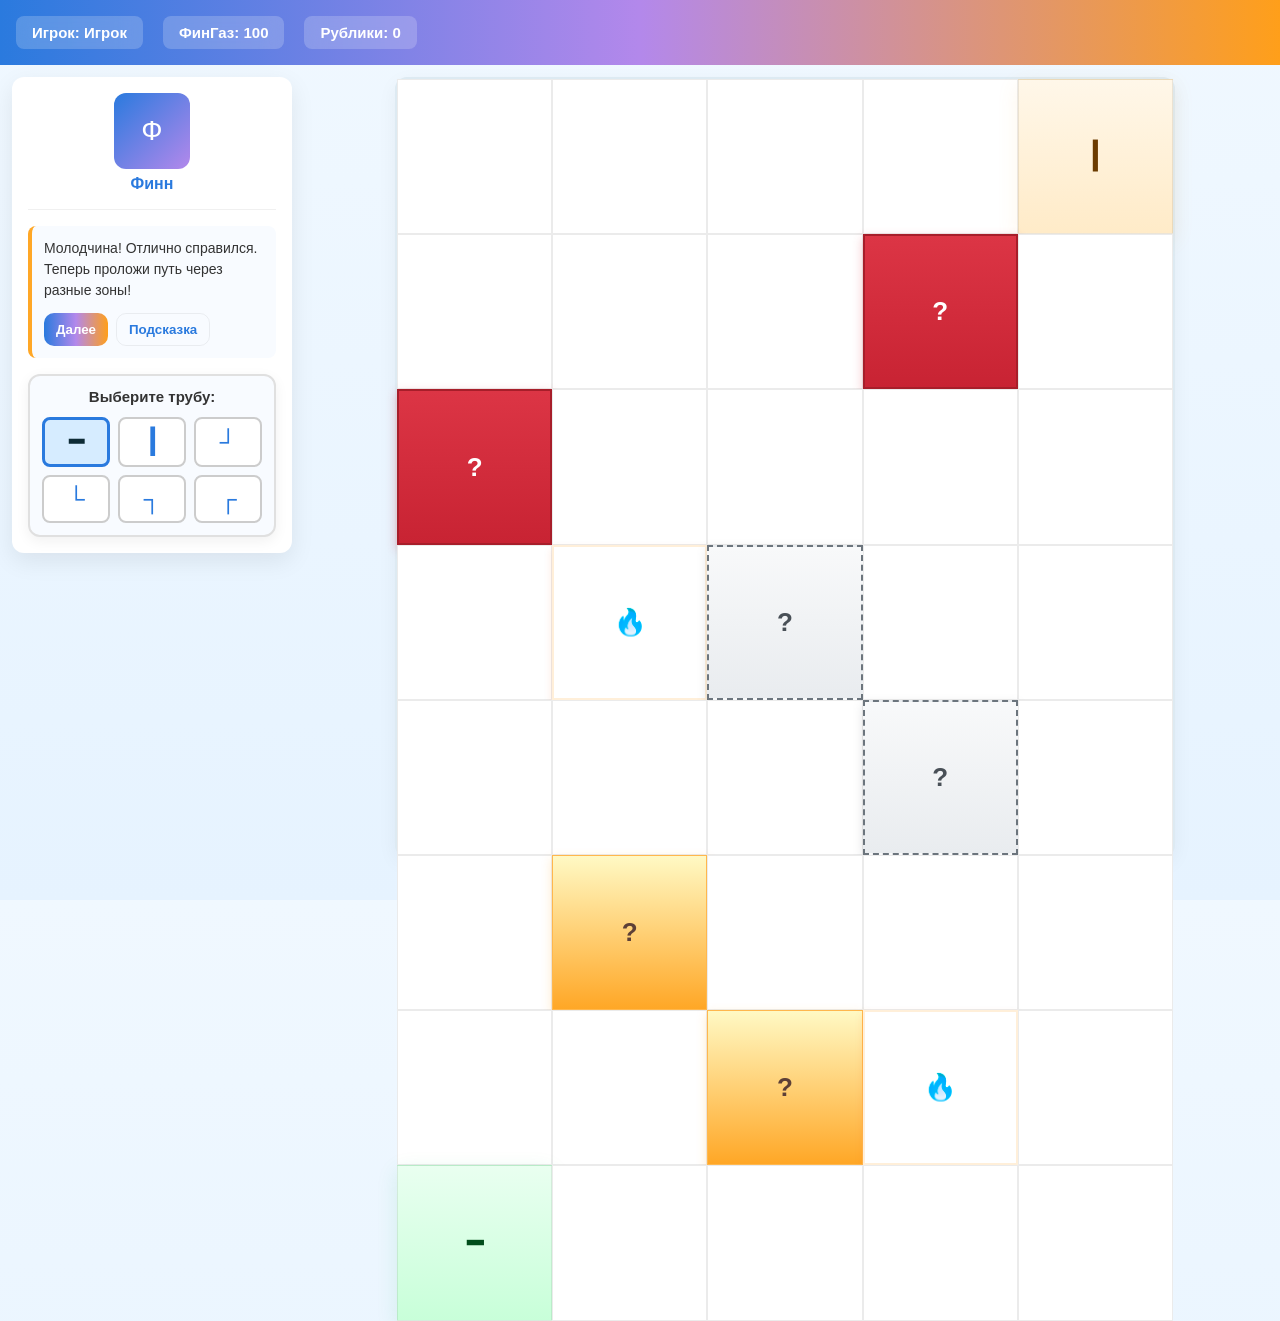
<file: level4/level4_final4.html>
<!DOCTYPE html>
<html lang="ru">
<head>
  <meta charset="utf-8" />
  <meta name="viewport" content="width=device-width,initial-scale=1" />
  <title>FinGas — Уровень 4</title>
  <style>
    :root {
      --bg1: #f0f8ff;
      --bg2: #e6f3ff;
      --accent: #2a7ade;
      --danger: #e04646;
      --warning: #ffa726;
      --flow: #00c3ff;
      --goal: #ff9f1a;
      --extra: #b388eb;
      --gazik: #4caf50;
      --white-zone: #f8f9fa;
      --red-zone: #dc3545;
    }

    * {
      box-sizing: border-box;
    }

    body {
      margin: 0;
      font-family: Inter, Arial, sans-serif;
      background: linear-gradient(180deg, var(--bg1), var(--bg2));
      color: #0e2b36;
      min-height: 100vh;
    }

    .hud {
      display: flex;
      gap: 20px;
      padding: 16px;
      background: linear-gradient(90deg, var(--accent), var(--extra), var(--goal));
      color: #fff;
      font-weight: 700;
      align-items: center;
      flex-wrap: wrap;
    }

    .hud-item {
      background: rgba(255, 255, 255, 0.2);
      padding: 8px 16px;
      border-radius: 8px;
      font-size: 15px;
      backdrop-filter: blur(10px);
    }

    .game-area {
      display: flex;
      gap: 10px;
      align-items: flex-start;
      justify-content: center;
      padding: 12px;
    }

    .side-panel {
      width: 280px;
      background: #fff;
      padding: 16px;
      border-radius: 12px;
      box-shadow: 0 8px 24px rgba(0, 0, 0, 0.08);
      margin: 0;
    }

    #board {
      display: grid;
      grid-template-columns: repeat(5, 1fr);
      grid-template-rows: repeat(8, 1fr);
      gap: 0;
      padding: 0;
      width: calc(100vh - 120px);
      height: calc(100vh - 120px);
      max-width: 100%;
      max-height: 100%;
      background: #e9f7ff;
      border-radius: 12px;
      border: 2px solid rgba(0,0,0,0.05);
      box-shadow: 0 6px 20px rgba(0,0,0,0.05);
    }

    @media (max-width: 768px) {
      #board {
        width: calc(100vw - 40px);
        height: calc(100vw - 40px);
      }

      .game-area {
        flex-direction: column;
        align-items: center;
      }

      .side-panel {
        width: 100%;
        max-width: 380px;
      }
    }

    .character {
      text-align: center;
      margin-bottom: 16px;
      padding-bottom: 16px;
      border-bottom: 1px solid #f0f0f0;
    }

    .char-img {
      width: 76px;
      height: 76px;
      border-radius: 12px;
      background: linear-gradient(135deg, var(--accent), var(--extra));
      display: flex;
      align-items: center;
      justify-content: center;
      font-size: 28px;
      color: #fff;
      margin: 0 auto 6px;
    }

    .char-name {
      font-weight: 700;
      color: var(--accent);
      margin-top: 4px;
    }

    .dialog-box {
      background: #f8fbff;
      padding: 12px;
      border-radius: 8px;
      margin-bottom: 16px;
      border-left: 4px solid var(--warning);
    }

    .dialog-box p {
      font-size: 14px;
      line-height: 1.5;
      margin: 0 0 12px 0;
      color: #333;
    }

    .btn {
      padding: 8px 12px;
      border-radius: 10px;
      border: 0;
      background: linear-gradient(90deg, var(--accent), var(--extra), var(--goal));
      font-weight: 800;
      cursor: pointer;
      transition: transform 0.15s;
      color: #fff;
    }

    .btn:hover {
      transform: scale(1.05);
    }

    .btn.ghost {
      background: transparent;
      border: 1px solid rgba(0, 0, 0, .06);
      color: var(--accent);
    }

    .board-container {
      flex: 1;
      display: flex;
      flex-direction: column;
      align-items: center;
      gap: 12px;
      position: relative;
    }

    .cell {
      display: flex;
      align-items: center;
      justify-content: center;
      font-size: 26px;
      background: #fff;
      border: 1px solid rgba(0, 0, 0, 0.08);
      border-radius: 0;
      color: var(--accent);
      user-select: none;
      position: relative;
      transition: background 0.2s, transform 0.1s;
      aspect-ratio: 1 / 1;
    }

    .cell:hover {
      transform: scale(1.03);
      border-color: var(--accent);
      box-shadow: 0 4px 8px rgba(42, 122, 222, 0.15);
    }

    .cell.start {
      background: linear-gradient(180deg, #e9fff0, #c8ffd9);
      color: #004d1a;
      font-weight: 900;
      box-shadow: 0 6px 20px rgba(26, 184, 100, 0.12);
    }

    .cell.goal {
      background: linear-gradient(180deg, #fff7e9, #ffebc8);
      color: #6b3b00;
      font-weight: 900;
      box-shadow: 0 6px 20px rgba(255, 184, 77, 0.12);
    }

    /* Желтые зоны */
    .cell.yellow-zone {
      background: linear-gradient(180deg, #fff9c4, var(--warning));
      color: #5d4037;
      font-weight: 800;
      border: 1px solid #ffb74d;
      box-shadow: 0 4px 10px rgba(255, 167, 38, 0.25);
    }

    /* Белые зоны */
    .cell.white-zone {
      background: linear-gradient(180deg, var(--white-zone), #e9ecef);
      color: #495057;
      font-weight: 800;
      border: 2px dashed #6c757d;
      box-shadow: 0 4px 10px rgba(108, 117, 125, 0.2);
      animation: white-pulse 2s infinite alternate;
    }

    /* Красные зоны */
    .cell.red-zone {
      background: linear-gradient(180deg, var(--red-zone), #c82333);
      color: white;
      font-weight: 800;
      border: 2px solid #a71e2a;
      box-shadow: 0 4px 10px rgba(220, 53, 69, 0.3);
      animation: red-pulse 1.5s infinite alternate;
    }

    .cell.gazik {
      background: #fff;
      color: #2a7ade;
      font-weight: 800;
      border: 2px solid #e8f4ff;
      box-shadow: 0 4px 8px rgba(42, 122, 222, 0.15);
      animation: fire-flicker 1.5s infinite alternate;
      position: relative;
      filter: hue-rotate(180deg) saturate(2);
    }

    @keyframes fire-flicker {
      0%, 100% {
        transform: scale(1);
        color: #2a7ade;
      }
      25% {
        transform: scale(1.05);
        color: #00c3ff;
      }
      50% {
        transform: scale(0.98);
        color: #1a5fb4;
      }
      75% {
        transform: scale(1.03);
        color: #4d9fff;
      }
    }

    @keyframes white-pulse {
      0% {
        box-shadow: 0 4px 10px rgba(108, 117, 125, 0.2);
      }
      100% {
        box-shadow: 0 4px 15px rgba(108, 117, 125, 0.4);
      }
    }

    @keyframes red-pulse {
      0% {
        box-shadow: 0 4px 10px rgba(220, 53, 69, 0.3);
      }
      100% {
        box-shadow: 0 4px 20px rgba(220, 53, 69, 0.5);
      }
    }

    .cell[data-pipe] {
      font-weight: 900;
    }

    .cell.flow {
      color: var(--flow);
      text-shadow: 0 0 10px rgba(0, 195, 255, 0.9);
    }

    .modal {
      position: fixed;
      inset: 0;
      display: flex;
      align-items: center;
      justify-content: center;
      background: rgba(0, 0, 0, 0.45);
      visibility: hidden;
      opacity: 0;
      transition: opacity .15s;
    }

    .modal[aria-hidden="false"] {
      visibility: visible;
      opacity: 1;
    }

    .modal-content {
      background: #fff;
      padding: 16px;
      border-radius: 10px;
      max-width: 420px;
      text-align: center;
    }

    .daily-rewards {
      max-width: 500px;
    }

    .rewards-grid {
      display: grid;
      grid-template-columns: repeat(7, 1fr);
      gap: 8px;
      margin: 12px 0;
    }

    .reward-day {
      padding: 8px;
      background: #f5f5f5;
      border-radius: 6px;
      font-size: 12px;
      text-align: center;
    }

    .reward-day span {
      font-weight: bold;
    }

    .answers {
      display: flex;
      flex-direction: column;
      gap: 8px;
      margin-top: 8px;
    }

    .answers button {
      padding: 8px;
      border-radius: 8px;
      border: 1px solid rgba(0, 0, 0, .06);
      cursor: pointer;
    }

    .product-info {
      text-align: left;
      margin: 12px 0;
      padding: 12px;
      background: #f9f9f9;
      border-radius: 8px;
    }

    #pipeChoice {
      margin-top: 16px;
      padding: 12px;
      border: 2px solid #e0e0e0;
      border-radius: 12px;
      background: #f8fbff;
      text-align: center;
      box-shadow: 0 4px 14px rgba(0, 0, 0, 0.06);
    }

    #pipeChoice p {
      margin: 0 0 12px;
      font-weight: 600;
      font-size: 15px;
      color: #333;
    }

    .pipe-buttons {
      display: grid;
      grid-template-columns: repeat(3, 1fr);
      gap: 8px;
    }

    .pipe-buttons button {
      padding: 4px;
      display: flex;
      align-items: center;
      justify-content: center;
    }

    #pipeChoice .btn {
      width: 100%;
      min-height: 44px;
      font-size: 24px;
      cursor: pointer;
      border: 2px solid #ccc;
      border-radius: 8px;
      background: #fff;
      transition: all 0.2s ease;
      color: var(--accent);
      display: flex;
      align-items: center;
      justify-content: center;
      padding: 8px;
    }

    #pipeChoice .btn:hover {
      background: #e8f4ff;
      border-color: var(--accent);
      transform: translateY(-2px);
      box-shadow: 0 4px 8px rgba(42, 122, 222, 0.2);
    }

    #pipeChoice .btn.active {
      border: 3px solid var(--accent);
      background: #d6ecff;
      color: #0e2b36;
      font-weight: 900;
    }

    .cell.has-pipe {
      display: flex;
      align-items: center;
      justify-content: center;
      padding: 2px;
    }

    .cell.flow {
      background: linear-gradient(180deg, rgba(0,195,255,0.12), rgba(0,195,255,0.06));
      box-shadow: 0 6px 18px rgba(0,195,255,0.08);
      color: var(--flow);
    }

    .bonus-item {
      margin: 8px 0;
      padding: 6px;
      background: #f0f8f0;
      border-radius: 6px;
      font-size: 14px;
    }

    .gazik-floating {
      color: #2a7ade !important;
      text-shadow: 0 0 8px rgba(42, 122, 222, 0.7);
      animation: float-text 1s ease-in-out;
    }

    .white-zone-floating {
      color: #6c757d !important;
      text-shadow: 0 0 8px rgba(108, 117, 125, 0.7);
      animation: float-text 1s ease-in-out;
    }

    .red-zone-floating {
      color: #dc3545 !important;
      text-shadow: 0 0 8px rgba(220, 53, 69, 0.7);
      animation: float-text 1s ease-in-out;
    }

    @keyframes float-text {
      0% {
        transform: translateY(0) scale(0.8);
        opacity: 0.7;
      }
      100% {
        transform: translateY(-70px) scale(1);
        opacity: 0;
      }
    }
  </style>
</head>
<body>
<header class="hud">
  <div class="hud-item">Игрок: <span id="playerName">Игрок</span></div>
  <div class="hud-item">ФинГаз: <span id="finGas">100</span></div>
  <div class="hud-item">Рублики: <span id="rubles">0</span></div>
</header>

<main class="game-area">
  <aside class="side-panel">
    <div class="character">
      <div class="char-img">Ф</div>
      <div class="char-name">Финн</div>
    </div>

    <div class="dialog-box">
      <p id="dialogText">Молодчина! Отлично справился. Теперь проложи путь через разные зоны!</p>
      <div style="display:flex;gap:8px;margin-top:8px">
        <button id="nextBtn" class="btn">Далее</button>
        <button id="hintBtn" class="btn ghost" title="Подсказка (платно)">Подсказка</button>
      </div>
    </div>

    <div id="pipeChoice" class="pipe-choice">
      <p>Выберите трубу:</p>
      <div class="pipe-buttons">
        <button class="btn" data-type="H" onclick="choosePipe('H')">━</button>
        <button class="btn" data-type="V" onclick="choosePipe('V')">┃</button>
        <button class="btn" data-type="LU" onclick="choosePipe('LU')">┘</button>
        <button class="btn" data-type="UR" onclick="choosePipe('UR')">└</button>
        <button class="btn" data-type="LD" onclick="choosePipe('LD')">┐</button>
        <button class="btn" data-type="RD" onclick="choosePipe('RD')">┌</button>
      </div>
    </div>
  </aside>

  <section class="board-container">
    <div id="board" class="board" aria-label="Игровое поле"></div>
  </section>
</main>

<!-- Модалки для разных типов зон -->
<div id="quizModal" class="modal" aria-hidden="true">
  <div class="modal-content">
    <h3>Желтая зона</h3>
    <p id="quizQuestion">Вопрос по финансовой грамотности</p>
    <div class="answers" id="quizAnswers"></div>
    <div style="margin-top:10px"><button id="quizClose" class="btn ghost">Отмена</button></div>
  </div>
</div>

<div id="whiteZoneModal" class="modal" aria-hidden="true">
  <div class="modal-content">
    <h3>Белая зона</h3>
    <p id="whiteZoneQuestion">Вопрос средней сложности</p>
    <div class="answers" id="whiteZoneAnswers"></div>
    <div style="margin-top:10px"><button id="whiteZoneClose" class="btn ghost">Отмена</button></div>
  </div>
</div>

<div id="redZoneModal" class="modal" aria-hidden="true">
  <div class="modal-content">
    <h3>Красная зона</h3>
    <p id="redZoneQuestion">Сложный вопрос</p>
    <div class="answers" id="redZoneAnswers"></div>
    <div style="margin-top:10px"><button id="redZoneClose" class="btn ghost">Отмена</button></div>
  </div>
</div>

<div id="productModal" class="modal" aria-hidden="true">
  <div class="modal-content">
    <h3>Продукт банка</h3>
    <p id="productText">Ознакомьтесь с продуктом банка</p>
    <div class="product-info" id="productInfo"></div>
    <div style="margin-top:10px">
      <button id="productClose" class="btn">Понятно</button>
    </div>
  </div>
</div>

<div id="resultModal" class="modal" aria-hidden="true">
  <div class="modal-content">
    <h3>Уровень 4 завершён</h3>
    <p id="resultNote"></p>
    <div id="bonusInfo"></div>
    <div style="margin-top:12px">
      <button id="closeResult" class="btn">ОК</button>
    </div>
  </div>
</div>

<div id="dailyModal" class="modal" aria-hidden="true">
  <div class="modal-content daily-rewards">
    <h3>Ежедневные награды</h3>
    <div class="rewards-grid">
      <div class="reward-day"><span>День 1</span><br>+10 ⚡</div>
      <div class="reward-day"><span>День 2</span><br>+20 ₽</div>
      <div class="reward-day"><span>День 3</span><br>+15 ⚡</div>
      <div class="reward-day"><span>День 4</span><br>+30 ₽</div>
      <div class="reward-day"><span>День 5</span><br>+25 ⚡</div>
      <div class="reward-day"><span>День 6</span><br>+50 ₽</div>
      <div class="reward-day"><span>День 7</span><br>+100 ⚡ +100 ₽</div>
    </div>
    <div style="margin-top:12px; display: flex; gap: 10px; justify-content: center;">
      <button id="closeDaily" class="btn ghost">На главную</button>
      <button id="nextLevel" class="btn">Следующий уровень</button>
    </div>
  </div>
</div>

<script>
document.addEventListener('DOMContentLoaded', () => {
  // DOM элементы
  const boardEl = document.getElementById('board');
  const dialogText = document.getElementById('dialogText');
  const nextBtn = document.getElementById('nextBtn');
  const rublesEl = document.getElementById('rubles');
  const finGasEl = document.getElementById('finGas');

  // Модалки
  const quizModal = document.getElementById('quizModal');
  const quizAnswers = document.getElementById('quizAnswers');
  const quizClose = document.getElementById('quizClose');

  const whiteZoneModal = document.getElementById('whiteZoneModal');
  const whiteZoneAnswers = document.getElementById('whiteZoneAnswers');
  const whiteZoneClose = document.getElementById('whiteZoneClose');

  const redZoneModal = document.getElementById('redZoneModal');
  const redZoneAnswers = document.getElementById('redZoneAnswers');
  const redZoneClose = document.getElementById('redZoneClose');

  const productModal = document.getElementById('productModal');
  const productClose = document.getElementById('productClose');
  const productInfo = document.getElementById('productInfo');

  const resultModal = document.getElementById('resultModal');
  const resultNote = document.getElementById('resultNote');
  const bonusInfo = document.getElementById('bonusInfo');
  const closeResult = document.getElementById('closeResult');

  const dailyModal = document.getElementById('dailyModal');
  const closeDaily = document.getElementById('closeDaily');
  const nextLevelBtn = document.getElementById('nextLevel');

  const playerNameEl = document.getElementById('playerName');

  // состояние игры
  const rows = 8, cols = 5;
  let grid = [];
  let selectedPipeType = null;
  let rubles = Number(localStorage.getItem('fg_rub')) || 0;
  let finGas = Number(localStorage.getItem('fg_gas')) || 100;
  let pipesUsed = 0;
  let correctAnswers = 0;

  // направления и типы труб
  const DIRS = {
    t: [-1, 0], r: [0, 1], b: [1, 0], l: [0, -1]
  };
  const OPP = { t: 'b', b: 't', l: 'r', r: 'l' };

  const TYPE_DEFS = {
    H:  { sym: "━", dirs: ["l", "r"] },
    V:  { sym: "┃", dirs: ["t", "b"] },
    LD: { sym: "┐", dirs: ["l", "b"] },
    RD: { sym: "┌", dirs: ["r", "b"] },
    LU: { sym: "┘", dirs: ["l", "t"] },
    UR: { sym: "└", dirs: ["r", "t"] }
  };

  // Вопросы для разных типов зон
  const YELLOW_QUESTIONS = [
    {
      q: "Что лучше: тратить все деньги сразу или откладывать часть?",
      answers: [
        { text: "Откладывать 10-20% от дохода", correct: true },
        { text: "Тратить все, жизнь одна", correct: false },
        { text: "Брать кредиты на все покупки", correct: false }
      ]
    },
    {
      q: "Какой минимальный размер 'финансовой подушки'?",
      answers: [
        { text: "3-6 месячных доходов", correct: true },
        { text: "1 месячный доход", correct: false },
        { text: "Достаточно 10 000 рублей", correct: false }
      ]
    }
  ];

  const WHITE_QUESTIONS = [
    {
      q: "Что такое диверсификация инвестиционного портфеля?",
      answers: [
        { text: "Распределение инвестиций по разным активам для снижения рисков", correct: true },
        { text: "Вложение всех средств в один надежный актив", correct: false },
        { text: "Продажа всех активов при первых признаках падения рынка", correct: false }
      ]
    },
    {
      q: "Что такое капитализация процентов?",
      answers: [
        { text: "Причисление начисленных процентов к основной сумме вклада", correct: true },
        { text: "Увеличение суммы кредита за счет процентов", correct: false },
        { text: "Процесс увеличения капитала компании", correct: false }
      ]
    }
  ];

  const RED_QUESTIONS = [
    {
      q: "Что показывает коэффициент P/E (Price/Earnings)?",
      answers: [
        { text: "Соотношение цены акции к прибыли на акцию", correct: true },
        { text: "Соотношение долга компании к ее капиталу", correct: false },
        { text: "Рентабельность компании", correct: false }
      ]
    },
    {
      q: "Что такое сложный процент (компаундинг)?",
      answers: [
        { text: "Начисление процентов на проценты", correct: true },
        { text: "Простая сумма процентов за весь период", correct: false },
        { text: "Фиксированная процентная ставка", correct: false }
      ]
    }
  ];

  // Вспомогательные функции
  function getPipeDirsFromType(type) {
    if (!type) return [];
    const def = TYPE_DEFS[type];
    return def ? def.dirs : [];
  }

  function renderPipe(cell, type) {
      if (!TYPE_DEFS[type]) return;
      cell.dataset.pipe = type;
      cell.classList.add('has-pipe');
      cell.textContent = TYPE_DEFS[type].sym;
  }

  function getCell(r, c) {
    if (r < 0 || r >= rows || c < 0 || c >= cols) return null;
    return grid[r][c];
  }

  // Создание игрового поля
  function initBoard() {
    boardEl.innerHTML = '';
    grid = [];
    boardEl.style.gridTemplateColumns = `repeat(${cols}, 1fr)`;
    boardEl.style.gridTemplateRows = `repeat(${rows}, 1fr)`;

    for (let r = 0; r < rows; r++) {
      const row = [];
      for (let c = 0; c < cols; c++) {
        const cell = document.createElement('div');
        cell.className = 'cell';
        cell.dataset.r = r;
        cell.dataset.c = c;
        cell.addEventListener('click', () => onCellClick(r, c));
        boardEl.appendChild(cell);
        row.push(cell);
      }
      grid.push(row);
    }

    // Старт и финиш
    const start = getCell(7, 0);
    start.classList.add('start');
    renderPipe(start, 'H');

    const goal = getCell(0, 4);
    goal.classList.add('goal');
    renderPipe(goal, 'V');

    // Размещение специальных зон
    placeSpecialZones();
    updateHUD();
  }

  // Размещение специальных зон
  function placeSpecialZones() {
    // Желтые зоны
    const yellowPositions = [[6, 2], [5, 1]];
    yellowPositions.forEach(([r, c]) => {
      const cell = getCell(r, c);
      if (cell) {
        cell.classList.add('yellow-zone');
        cell.textContent = '?';
      }
    });

    // Белые зоны
    const whitePositions = [[4, 3], [3, 2]];
    whitePositions.forEach(([r, c]) => {
      const cell = getCell(r, c);
      if (cell) {
        cell.classList.add('white-zone');
        cell.textContent = '?';
      }
    });

    // Красные зоны
    const redPositions = [[2, 0], [1, 3]];
    redPositions.forEach(([r, c]) => {
      const cell = getCell(r, c);
      if (cell) {
        cell.classList.add('red-zone');
        cell.textContent = '?';
      }
    });

    // Газики
    const gazikPositions = [[6, 3], [3, 1]];
    gazikPositions.forEach(([r, c]) => {
      const cell = getCell(r, c);
      if (cell) {
        cell.classList.add('gazik');
        cell.textContent = '🔥';
      }
    });
  }

  // Выбор трубы
  window.choosePipe = function(type) {
    selectedPipeType = type;
    document.querySelectorAll("#pipeChoice .btn").forEach(btn => {
      btn.classList.remove("active");
      if (btn.dataset.type === type) {
        btn.classList.add("active");
      }
    });
  };

  // Проверка возможности установки трубы
  function canPlacePipe(r, c, type) {
    if (!TYPE_DEFS[type]) return false;
    const targetCell = getCell(r, c);
    if (targetCell && targetCell.dataset.pipe) return false;
    return true;
  }

  // Обработка клика по клетке
  function onCellClick(r, c) {
    const cell = getCell(r, c);
    if (!cell) return;
    if (cell.classList.contains('start') || cell.classList.contains('goal')) return;

    if (cell.dataset.pipe) {
      cell.animate([{transform:'scale(1)'},{transform:'scale(1.04)'},{transform:'scale(1)'}],{duration:180});
      return;
    }

    if (!selectedPipeType) {
      alert('Сначала выберите трубу внизу.');
      return;
    }

    if (!canPlacePipe(r, c, selectedPipeType)) {
      alert('Здесь нельзя установить трубу!');
      return;
    }

    // Установка трубы
    renderPipe(cell, selectedPipeType);
    pipesUsed++;

    // Проверка типа зоны
    if (cell.classList.contains('yellow-zone')) {
      openQuestionModal(cell, 'yellow');
    } else if (cell.classList.contains('white-zone')) {
      openQuestionModal(cell, 'white');
    } else if (cell.classList.contains('red-zone')) {
      openQuestionModal(cell, 'red');
    } else if (cell.classList.contains('gazik')) {
      collectGazik(cell);
    } else {
      checkFlow();
    }
  }

  // Открытие модалки с вопросом
  function openQuestionModal(cell, zoneType) {
    let questions, modal, answersEl, reward, penalty, floatingClass;

    switch(zoneType) {
      case 'yellow':
        questions = YELLOW_QUESTIONS;
        modal = quizModal;
        answersEl = quizAnswers;
        reward = 15;
        penalty = 25;
        floatingClass = '';
        break;
      case 'white':
        questions = WHITE_QUESTIONS;
        modal = whiteZoneModal;
        answersEl = whiteZoneAnswers;
        reward = 25;
        penalty = 15;
        floatingClass = 'white-zone-floating';
        break;
      case 'red':
        questions = RED_QUESTIONS;
        modal = redZoneModal;
        answersEl = redZoneAnswers;
        reward = 40;
        penalty = 35;
        floatingClass = 'red-zone-floating';
        break;
    }

    const question = questions[Math.floor(Math.random() * questions.length)];
    answersEl.innerHTML = '';

    // Установка вопроса
    if (zoneType === 'yellow') {
      document.getElementById('quizQuestion').textContent = question.q;
    } else if (zoneType === 'white') {
      document.getElementById('whiteZoneQuestion').textContent = question.q;
    } else if (zoneType === 'red') {
      document.getElementById('redZoneQuestion').textContent = question.q;
    }

    question.answers.forEach(opt => {
      const btn = document.createElement('button');
      btn.textContent = opt.text;
      btn.className = 'btn';
      btn.addEventListener('click', () => {
        modal.setAttribute('aria-hidden', 'true');
        if (opt.correct) {
          correctAnswers++;
          rubles += reward;
          createFloatingText(cell, `+${reward} ₽`, 'gold');
        } else {
          finGas = Math.max(0, finGas - penalty);
          createFloatingText(cell, `-${penalty} 🔥`, '#2a7ade', floatingClass);
        }
        updateHUD();
        cell.classList.remove(zoneType + '-zone');
        checkFlow();
      });
      answersEl.appendChild(btn);
    });

    modal.setAttribute('aria-hidden', 'false');
  }

  // Сбор газика
  function collectGazik(cell) {
    const products = [
      { name: "Накопительный счет", description: "До 8% годовых на остаток" },
      { name: "Инвестиции", description: "Покупка акций и облигаций" },
      { name: "Страхование", description: "Защита здоровья и имущества" }
    ];

    const product = products[Math.floor(Math.random() * products.length)];
    productInfo.innerHTML = `
      <h4>${product.name}</h4>
      <p>${product.description}</p>
    `;

    productModal.setAttribute('aria-hidden', 'false');

    productClose.onclick = () => {
      productModal.setAttribute('aria-hidden', 'true');
      finGas += 5;
      createFloatingText(cell, '+5 🔥', '#2a7ade', 'gazik-floating');
      cell.classList.remove('gazik');
      updateHUD();
      checkFlow();
    };
  }

  // Создание всплывающего текста
  function createFloatingText(cell, text, color, className = '') {
    const floatingText = document.createElement('div');
    floatingText.textContent = text;
    floatingText.style.cssText = `
      position: absolute;
      pointer-events: none;
      font-weight: 800;
      color: ${color};
      font-size: 20px;
      z-index: 100;
      transition: transform 0.9s ease, opacity 0.9s ease;
      opacity: 1;
    `;

    if (className) {
      floatingText.className = className;
    }

    const rect = cell.getBoundingClientRect();
    const boardRect = boardEl.getBoundingClientRect();

    floatingText.style.left = (rect.left - boardRect.left + rect.width / 2) + 'px';
    floatingText.style.top = (rect.top - boardRect.top - 10) + 'px';

    boardEl.parentElement.appendChild(floatingText);

    setTimeout(() => {
      floatingText.style.opacity = '0';
      floatingText.style.transform = 'translateY(-70px)';
      setTimeout(() => {
        if (floatingText.parentElement) {
          floatingText.parentElement.removeChild(floatingText);
        }
      }, 900);
    }, 100);
  }

  // Проверка потока
  function checkFlow() {
    // Упрощенная проверка - если все клетки заполнены, уровень завершен
    let filledCells = 0;
    for (let r = 0; r < rows; r++) {
      for (let c = 0; c < cols; c++) {
        const cell = getCell(r, c);
        if (cell.dataset.pipe || cell.classList.contains('start') || cell.classList.contains('goal')) {
          filledCells++;
          cell.classList.add('flow');
        } else {
          cell.classList.remove('flow');
        }
      }
    }

    // Если заполнено достаточно клеток, завершаем уровень
    if (filledCells >= rows * cols - 2) {
      setTimeout(finishLevel, 500);
    }
  }

  // Завершение уровня
  function finishLevel() {
    const bonus = correctAnswers * 10;
    rubles += bonus;
    updateHUD();

    resultNote.textContent = `Поздравляем! Ты успешно проложил трубу и заработал ${bonus} ₽ за правильные ответы.`;
    bonusInfo.innerHTML = `
      <div class="bonus-item">Правильных ответов: ${correctAnswers} × 10 ₽ = ${bonus} ₽</div>
      <div class="bonus-item">Использовано труб: ${pipesUsed}</div>
      <div class="bonus-item">ФинГаз: ${finGas} 🔥</div>
    `;

    resultModal.setAttribute('aria-hidden', 'false');
  }

  // Обновление HUD
  function updateHUD() {
    rublesEl.textContent = rubles;
    finGasEl.textContent = finGas;
    localStorage.setItem('fg_rub', rubles);
    localStorage.setItem('fg_gas', finGas);
  }

  // Инициализация
  function init() {
    const name = localStorage.getItem('fg_name') || 'Игрок';
    playerNameEl.textContent = name;

    initBoard();
    choosePipe('H');

    // Закрытие модалок
    quizClose.onclick = () => quizModal.setAttribute('aria-hidden', 'true');
    whiteZoneClose.onclick = () => whiteZoneModal.setAttribute('aria-hidden', 'true');
    redZoneClose.onclick = () => redZoneModal.setAttribute('aria-hidden', 'true');
    productClose.onclick = () => productModal.setAttribute('aria-hidden', 'true');

    closeResult.onclick = () => {
      resultModal.setAttribute('aria-hidden', 'true');
      dailyModal.setAttribute('aria-hidden', 'false');
    };

    closeDaily.onclick = () => {
      dailyModal.setAttribute('aria-hidden', 'true');
      window.location.href = 'index.html';
    };

    nextLevelBtn.onclick = () => {
      dailyModal.setAttribute('aria-hidden', 'true');
      window.location.href = 'level5.html';
    };

    // Диалоги
    const dialogs = [
      "Молодчина! Отлично справился с предыдущими уровнями!",
      "Теперь тебе предстоит проложить путь через разные зоны с вопросами.",
      "Желтые зоны - легкие вопросы (+15₽/-25🔥)",
      "Белые зоны - вопросы средней сложности (+25₽/-15🔥)",
      "Красные зоны - сложные вопросы (+40₽/-35🔥)",
      "Собирай газики 🔥 для пополнения ФинГаза!",
      "Удачи!"
    ];

    let dialogIndex = 0;
    nextBtn.onclick = () => {
      if (dialogIndex < dialogs.length) {
        dialogText.textContent = dialogs[dialogIndex];
        dialogIndex++;
      } else {
        nextBtn.style.display = 'none';
      }
    };
  }

  init();
});
</script>
</body>
</html>
</file>
<file: intro.css>
body {
  margin: 0;
  padding: 0;
  height: 100vh;
  background: #2d11a4 url('assets/background.png') no-repeat center center;
  background-size: contain;
}

body {
  font-family: 'Roboto', Arial, sans-serif;
}

#game-container {
  position: relative;
  width: 100vw;
  height: 100vh;
  overflow: hidden;
  cursor: pointer;
  display: flex;
  justify-content: center;
  align-items: center;
}

#dialogue-box {
  position: absolute;
  bottom: 0;
  width: 100%;
  padding: 20px;
  background: rgba(255, 255, 255);
  min-height: 150px;
  box-sizing: border-box;
  word-wrap: break-word;
  overflow-wrap: break-word;
  cursor: pointer;
  border: 4px solid;
  border-image-slice: 1;
  border-image-source: linear-gradient(45deg, #ff6600, #003399, #a64ca6, #ff4db8);
  animation: pulseBorder 3s infinite alternate;
}

/* Анимация рамки */
@keyframes pulseBorder {
  0% {
    border-image-source: linear-gradient(45deg, #ff6600, #003399, #a64ca6, #ff4db8);
  }
  50% {
    border-image-source: linear-gradient(45deg, #ff4db8, #a64ca6, #003399, #ff6600);
  }
  100% {
    border-image-source: linear-gradient(45deg, #003399, #ff6600, #ff4db8, #a64ca6);
  }
}


#speaker-name {
  font-weight: bold;
  font-size: 20px;
  margin-bottom: 10px;
}

#dialogue-text {
  font-size: 18px;
  line-height: 1.5;
  color: black;
}

#name-popup, #popup {
  display: flex;
  flex-direction: column;
  justify-content: center;
  align-items: center;
  position: absolute;
  top: 50%;
  left: 50%;
  transform: translate(-50%, -50%);
  background: white;
  color: black;
  padding: 20px;
  border-radius: 12px;
  z-index: 10;
  box-shadow: 0 4px 15px rgba(0,0,0,0.3);
}

#popup p {
  text-align: center;
  width: 100%;
}

#name-popup input {
  padding: 10px;
  margin-top: 10px;
  font-size: 16px;
  width: 200px;
  border: 1px solid #ccc;
  border-radius: 6px;
}

#popup button {
  display: block;
  margin: 20px auto 0 auto;
  padding: 10px 20px;
  font-size: 16px;
  background: linear-gradient(#4317a9, #e776af);
  border: none;
  border-radius: 8px;
  cursor: pointer;
  color: white;
  font-weight: bold;
  transition: opacity 0.2s;
}
#name-popup button, #popup button {
  margin-top: 20px;
  padding: 10px 20px;
  font-size: 16px;
  background: linear-gradient(#4317a9, #e776af);
  border: none;
  border-radius: 8px;
  cursor: pointer;
  color: white;
  font-weight: bold;
  transition: opacity 0.2s;
  align-self: center;
}

#name-popup button:hover, #popup button:hover {
  opacity: 0.9;
}

#finn {
  position: absolute;
  bottom: 0;
}

#finn {
  width: 680px;
  bottom: 135px;
  left: 55%;
  transform: translateX(-50%);
}


@keyframes float {
  0% { transform: translateX(-50%) translateY(0); }
  100% { transform: translateX(-50%) translateY(-20px); }
}

/* Цвета диалога по спикеру */
.finn-text {
  color: #ff6600;
}

.game-text {
  color: black;
}

#лобняк

#lobby {
    position: absolute;
    top: 0;
    left: 0;
    width: 100%;
    height: 100%;
}

#lobby-bar {
    position: absolute;
    bottom: 0;
    left: 0;
    width: 100%;
    height: 120px;
    background: rgba(255,255,255,0.95); /* чуть прозрачный фон */
    display: flex;
    justify-content: space-around;
    align-items: center;
    box-shadow: 0 -4px 20px rgba(0,0,0,0.4); /* сильнее тень */
    border-radius: 20px 20px 0 0; /* скруглённые углы сверху */
}

.lobby-btn {
    display: flex;
    flex-direction: column;
    align-items: center;
    justify-content: center;
    background: radial-gradient(circle, white 0%, #4800a3 100%);
    border: none;
    border-radius: 12px;
    padding: 10px;
    width: 80px;
    height: 80px;
    cursor: pointer;
    color: white;
    font-weight: bold;
    font-size: 14px;
    transition: transform 0.2s, opacity 0.2s;
}

.lobby-btn img {
    width: 60px;
    height: 60px;
    margin-bottom: 5px;
}

.lobby-btn:hover {
    transform: scale(1.1);
    opacity: 0.9;
}

#level-number {
    font-size: 40px;
    font-weight: bold;
    color: #e600c0;
}

/* выбор уровня */
#level-popup {
  position: absolute;
  top: 50%;
  left: 50%;
  transform: translate(-50%, -50%);
  background: white;
  padding: 30px;
  border-radius: 20px;
  box-shadow: 0 4px 20px rgba(0,0,0,0.4);
  z-index: 20;
  display: flex;
  flex-direction: column;
  align-items: center;
  min-width: 300px;
  animation: fadeIn 0.3s ease;
}

#level-popup h2 {
  margin-bottom: 20px;
}

#levels {
  display: flex;
  gap: 10px;
  margin-bottom: 20px;
}

.level-btn {
  padding: 10px 20px;
  border: none;
  border-radius: 12px;
  background: linear-gradient(#4075FC, #FF7801);
  color: white;
  font-weight: bold;
  cursor: pointer;
  transition: transform 0.2s, opacity 0.2s;
}

.level-btn:hover {
  transform: scale(1.1);
  opacity: 0.9;
}

#close-levels {
  margin-top: 10px;
  padding: 10px 20px;
  border: none;
  border-radius: 8px;
  background: #ccc;
  cursor: pointer;
}

@keyframes fadeIn {
  from { opacity: 0; transform: translate(-50%, -60%); }
  to { opacity: 1; transform: translate(-50%, -50%); }
}

#info-popup {
    position: absolute;
    top: 50%;
    left: 50%;
    transform: translate(-50%, -50%);
    background: white;
    padding: 20px 30px;
    border-radius: 12px;
    box-shadow: 0 4px 15px rgba(0,0,0,0.3);
    display: flex;
    flex-direction: column;
    align-items: center;
    z-index: 30;
}

#info-popup-content p {
    margin-bottom: 15px;
    text-align: center;
}

#close-info-popup {
    padding: 8px 20px;
    border: none;
    border-radius: 8px;
    background: #ccc;
    cursor: pointer;
}
</file>
<file: menu.css>
body {
  margin: 0;
  padding: 0;
  height: 100vh;
  background: #2d11a4 url('assets/background.png') no-repeat center center;
  background-size: contain;
}

body {
  font-family: 'Roboto', Arial, sans-serif;
}

#game-container {
  position: relative;
  width: 100vw;
  height: 100vh;
  overflow: hidden;
  cursor: pointer;
  display: flex;
  justify-content: center;
  align-items: center;
}

#dialogue-box {
  position: absolute;
  bottom: 0;
  width: 100%;
  padding: 20px;
  background: rgba(255, 255, 255);
  min-height: 150px;
  box-sizing: border-box;
  word-wrap: break-word;
  overflow-wrap: break-word;
  cursor: pointer;
  border: 4px solid;
  border-image-slice: 1;
  border-image-source: linear-gradient(45deg, #ff6600, #003399, #a64ca6, #ff4db8);
  animation: pulseBorder 3s infinite alternate;
}

/* Анимация рамки */
@keyframes pulseBorder {
  0% {
    border-image-source: linear-gradient(45deg, #ff6600, #003399, #a64ca6, #ff4db8);
  }
  50% {
    border-image-source: linear-gradient(45deg, #ff4db8, #a64ca6, #003399, #ff6600);
  }
  100% {
    border-image-source: linear-gradient(45deg, #003399, #ff6600, #ff4db8, #a64ca6);
  }
}


#speaker-name {
  font-weight: bold;
  font-size: 20px;
  margin-bottom: 10px;
}

#dialogue-text {
  font-size: 18px;
  line-height: 1.5;
  color: black;
}

#name-popup, #popup {
  display: flex;
  flex-direction: column;
  justify-content: center;
  align-items: center;
  position: absolute;
  top: 50%;
  left: 50%;
  transform: translate(-50%, -50%);
  background: white;
  color: black;
  padding: 20px;
  border-radius: 12px;
  z-index: 10;
  box-shadow: 0 4px 15px rgba(0,0,0,0.3);
}

#popup p {
  text-align: center;
  width: 100%;
}

#name-popup input {
  padding: 10px;
  margin-top: 10px;
  font-size: 16px;
  width: 200px;
  border: 1px solid #ccc;
  border-radius: 6px;
}

#popup button {
  display: block;
  margin: 20px auto 0 auto;
  padding: 10px 20px;
  font-size: 16px;
  background: linear-gradient(#4317a9, #e776af);
  border: none;
  border-radius: 8px;
  cursor: pointer;
  color: white;
  font-weight: bold;
  transition: opacity 0.2s;
}
#name-popup button, #popup button {
  margin-top: 20px;
  padding: 10px 20px;
  font-size: 16px;
  background: linear-gradient(#4317a9, #e776af);
  border: none;
  border-radius: 8px;
  cursor: pointer;
  color: white;
  font-weight: bold;
  transition: opacity 0.2s;
  align-self: center;
}

#name-popup button:hover, #popup button:hover {
  opacity: 0.9;
}

#finn {
  position: absolute;
  bottom: 0;
}

#finn {
  width: 680px;
  bottom: 135px;
  left: 55%;
  transform: translateX(-50%);
}


@keyframes float {
  0% { transform: translateX(-50%) translateY(0); }
  100% { transform: translateX(-50%) translateY(-20px); }
}

/* Цвета диалога по спикеру */
.finn-text {
  color: #ff6600;
}

.game-text {
  color: black;
}

#лобняк

#lobby {
    position: absolute;
    top: 0;
    left: 0;
    width: 100%;
    height: 100%;
}

#lobby-bar {
    position: absolute;
    bottom: 0;
    left: 0;
    width: 100%;
    height: 120px;
    background: rgba(255,255,255,0.95); /* чуть прозрачный фон */
    display: flex;
    justify-content: space-around;
    align-items: center;
    box-shadow: 0 -4px 20px rgba(0,0,0,0.4); /* сильнее тень */
    border-radius: 20px 20px 0 0; /* скруглённые углы сверху */
}

.lobby-btn {
    display: flex;
    flex-direction: column;
    align-items: center;
    justify-content: center;
    background: radial-gradient(circle, white 0%, #b74c95 90%, #7d2ca7 90%);
    border: none;
    border-radius: 12px;
    padding: 10px;
    width: 80px;
    height: 80px;
    cursor: pointer;
    color: white;
    font-weight: bold;
    font-size: 14px;
    transition: transform 0.2s, opacity 0.2s;
}

.lobby-btn img {
    width: 60px;
    height: 60px;
    margin-bottom: 5px;
}

.lobby-btn:hover {
    transform: scale(1.1);
    opacity: 0.9;
}

#level-number {
    font-size: 40px;
    font-weight: bold;
    color: #e600c0;
}


/* выбор уровня */
#level-popup {
  position: absolute;
  top: 50%;
  left: 50%;
  transform: translate(-50%, -50%);
  background: white;
  padding: 30px;
  border-radius: 20px;
  box-shadow: 0 4px 20px rgba(0,0,0,0.4);
  z-index: 20;
  display: flex;
  flex-direction: column;
  align-items: center;
  min-width: 300px;
  animation: fadeIn 0.3s ease;
}

#level-popup h2 {
  margin-bottom: 20px;
}

#levels {
  display: flex;
  gap: 10px;
  margin-bottom: 20px;
}

.level-btn {
  padding: 10px 20px;
  border: none;
  border-radius: 12px;
  background: linear-gradient(#4800a3, #e776af);
  color: white;
  font-weight: bold;
  cursor: pointer;
  transition: transform 0.2s, opacity 0.2s;
}

.level-btn:hover {
  transform: scale(1.1);
  opacity: 0.9;
}

#close-levels {
  margin-top: 10px;
  padding: 10px 20px;
  border: none;
  border-radius: 8px;
  background: #ccc;
  cursor: pointer;
}

@keyframes fadeIn {
  from { opacity: 0; transform: translate(-50%, -60%); }
  to { opacity: 1; transform: translate(-50%, -50%); }
}

#info-popup {
    position: absolute;
    top: 50%;
    left: 50%;
    transform: translate(-50%, -50%);
    background: white;
    padding: 20px 30px;
    border-radius: 12px;
    box-shadow: 0 4px 15px rgba(0,0,0,0.3);
    display: flex;
    flex-direction: column;
    align-items: center;
    z-index: 30;
}

#info-popup-content p {
    margin-bottom: 15px;
    text-align: center;
}

#close-info-popup {
    padding: 8px 20px;
    border: none;
    border-radius: 8px;
    background: #ccc;
    cursor: pointer;
}

/* Контейнер дугообразного текста */
#arc-text-container {
    position: absolute;
    top: 50px; /* чуть ниже верха страницы */
    left: 50%;
    transform: translateX(-50%);
    width: 600px;
    height: 200px;
    z-index: 50; /* выше остальных элементов */
}

#arc-text-container svg {
    width: 100%;
    height: 100%;
}

#arc-text-container text {
    font-size: 60px;
    font-weight: bold;
    fill: #ff6600; /* цвет текста */
    text-anchor: middle;
}
</file>
<file: level1/css/level1.css>
:root {
  --bg1: #f0f8ff;
  --bg2: #e6f3ff;
  --accent: #2a7ade;
  --danger: #e04646;
  --warning: #ffa726;
  --flow: #00c3ff;
  --goal: #ff9f1a;
  --extra: #b388eb;
}

* {
  box-sizing: border-box;
}

html, body {
  height: 100%;
  margin: 0;
  padding: 0;
  overflow: hidden;
}

body {
  font-family: Inter, Arial, sans-serif;
  background: linear-gradient(180deg, var(--bg1), var(--bg2));
  color: #0e2b36;
  display: flex;
  flex-direction: column;
}


.hud {
  display: flex;
  gap: 10px;
  padding: 8px 12px;
  background: linear-gradient(90deg, var(--accent), var(--extra), var(--goal));
  color: #fff;
  font-weight: 700;
  align-items: center;
  flex-wrap: wrap;
  font-size: 14px;
  height: 50px;
  flex-shrink: 0;
}

.hud-item {
  background: rgba(255, 255, 255, 0.2);
  padding: 6px 12px;
  border-radius: 6px;
  font-size: 13px;
  backdrop-filter: blur(10px);
}

.game-area {
  display: flex;
  flex-direction: column;
  flex: 1;
  position: relative;
  min-height: 0;
  overflow: hidden;
}


.dialog-overlay {
  position: absolute;
  top: 0; left: 0; right: 0; bottom: 0;
  background: rgba(0, 0, 0, 0.7);
  display: flex;
  align-items: center;
  justify-content: center;
  z-index: 100;
  padding: 20px;
}

.dialog-box-overlay {
  background: #fff;
  padding: 16px;
  border-radius: 12px;
  max-width: 320px;
  text-align: center;
  box-shadow: 0 10px 30px rgba(0, 0, 0, 0.3);
}

.character-overlay {
  text-align: center;
  margin-bottom: 12px;
}

.character-overlay .char-img {
  width: 100px;
  height: 100px;
  border-radius: 10px;
  display: block;
  margin: 0 auto 6px;
  object-fit: cover;
  border: 2px solid rgba(255,255,255,0.3);
  padding: 2px;
}

.character-overlay .char-name {
  font-weight: 700;
  color: #ff6600;
  font-size: 14px;
}

.dialog-box-overlay p {
  font-size: 14px;
  line-height: 1.4;
  margin: 0 0 12px 0;
  color: #333;
}

/* Игровое поле */
.board-container {
  flex: 1;
  display: flex;
  align-items: center;
  justify-content: center;
  width: 100%;
  padding: 10px;
  min-height: 0;
  background: #bdcefa;
  overflow: hidden;
}

#board {
  display: grid;
  grid-template-columns: repeat(5, 1fr);
  grid-template-rows: repeat(7, 1fr);
  gap: 2px;
  width: min(90vw, 90vh * 5/7, 350px);
  height: min(calc(90vw * 7/5), 90vh, 490px);
  background: #bdcefa;
  border-radius: 8px;
  border: 2px solid rgba(0,0,0,0.05);
  box-shadow: 0 4px 15px rgba(0,0,0,0.05);
  padding: 2px;
  flex-shrink: 0;
  aspect-ratio: 5/7;
}

.cell {
  display: flex;
  align-items: center;
  justify-content: center;
  font-size: 16px;
  background: #dee1ee;
  border: 1px solid rgba(0, 0, 0, 0.08);
  border-radius: 4px;
  color: var(--accent);
  user-select: none;
  position: relative;
  transition: all 0.2s;
  aspect-ratio: 1/1;
}

.cell:hover {
  transform: scale(1.03);
  border-color: var(--accent);
  box-shadow: 0 2px 6px rgba(42, 122, 222, 0.15);
}

.cell.start {
  background: linear-gradient(135deg, #e9fff0, #c8ffd9);
  color: #004d1a;
  font-weight: 900;
  box-shadow: 0 4px 12px rgba(26, 184, 100, 0.12);
  border: 2px solid #4bb;
}

.cell.goal {
  background: linear-gradient(135deg, #fff7e9, #ffebc8);
  color: #6b3b00;
  font-weight: 900;
  box-shadow: 0 4px 12px rgba(255, 184, 77, 0.12);
  border: 2px solid #f93;
}

.cell.red-zone {
  background: linear-gradient(135deg, #ffc4c4, var(--danger)) !important;
  color: #5d1a1a !important;
  font-weight: 800;
  border: 2px solid #ff6b6b !important;
  box-shadow: 0 2px 8px rgba(224, 70, 70, 0.3) !important;
  animation: pulse-red 2s infinite;
}

@keyframes pulse-red {
  0%, 100% { transform: scale(1); }
  50% { transform: scale(1.05); }
}

.cell.red-zone span {
  display: block;
  text-align: center;
  width: 100%;
}

.cell[data-pipe] { font-weight: 900; }

.cell.flow {
  background: linear-gradient(135deg, rgba(0,195,255,0.15), rgba(0,195,255,0.08));
  color: var(--flow);
  text-shadow: 0 0 8px rgba(0, 195, 255, 0.9);
  border-color: var(--flow);
}

.cell.has-pipe {
  display: flex;
  align-items: center;
  justify-content: center;
  padding: 1px;
}

.cell.has-pipe img.pipe-img {
  width: 100%;
  height: 100%;
  object-fit: contain;
  pointer-events: none;
}

.cell.pipe-fixed {
  box-shadow: inset 0 2px 0 rgba(255,255,255,0.2), 0 4px 12px rgba(0,0,0,0.04);
}

.mobile-pipe-panel {
  width: 100%;
  padding: 8px 12px;
  background: #fff;
  border-top: 2px solid #e0e0e0;
  flex-shrink: 0;
  height: 70px;
}

.pipe-choice-mobile p {
  margin: 0 0 8px;
  font-weight: 600;
  font-size: 14px;
  color: #333;
  text-align: center;
}

.pipe-buttons-mobile {
  display: flex;
  gap: 4px;
  justify-content: space-between;
}

.pipe-buttons-mobile .btn {
  flex: 1;
  min-height: 40px;
  padding: 2px;
  display: flex;
  align-items: center;
  justify-content: center;
  border: 2px solid #ccc;
  border-radius: 6px;
  background: #fff;
  transition: all 0.2s ease;
}

.pipe-buttons-mobile .btn:hover {
  background: #e8f4ff;
  border-color: var(--accent);
  transform: translateY(-1px);
}

.pipe-buttons-mobile .btn.active {
  border: 2px solid var(--accent);
  background: #d6ecff;
}

.pipe-buttons-mobile .btn img.pipe-img {
  width: 20px;
  height: 20px;
  object-fit: contain;
  pointer-events: none;
}

.btn {
  padding: 8px 12px;
  border-radius: 8px;
  border: 0;
  background: linear-gradient(90deg, var(--accent), var(--extra), var(--goal));
  font-weight: 800;
  cursor: pointer;
  transition: transform 0.15s;
  color: #fff;
  font-size: 14px;
}

.btn:hover { transform: scale(1.05); }

.btn.ghost {
  background: transparent;
  border: 1px solid rgba(0, 0, 0, .06);
  color: var(--accent);
}

.rewards-grid {
  display: flex;
  flex-direction: column;
  gap: 10px;
  margin: 12px 0;
}

.reward-day {
  padding: 10px 12px;
  background: #e6f5e6;
  border: 1px solid #c3e6c3;
  border-radius: 8px;
  font-size: 15px;
  font-weight: 500;
  box-shadow: 0 2px 4px rgba(0,0,0,0.1);
}

.reward-day span {
  font-weight: bold;
  color: #2b662b;
}

.modal {
  position: fixed;
  top: 0;
  left: 0;
  right: 0;
  bottom: 0;
  display: none;
  align-items: center;
  justify-content: center;
  background: rgba(0, 0, 0, 0.45);
  z-index: 1000;
  padding: 20px;
}

.modal[aria-hidden="false"] {
  display: flex;
}

.modal-content {
  background: #fff;
  padding: 16px;
  border-radius: 10px;
  max-width: 320px;
  width: 100%;
  text-align: center;
  box-shadow: 0 10px 30px rgba(0, 0, 0, 0.3);
}

.answers {
  display: flex;
  flex-direction: column;
  gap: 8px;
  margin-top: 8px;
}

.bonus-item {
  margin: 8px 0;
  padding: 6px;
  background: #f0f8f0;
  border-radius: 6px;
  font-size: 14px;
}

.answers button {
  padding: 12px;
  border-radius: 8px;
  border: 0;
  background: linear-gradient(90deg, var(--accent), var(--extra), var(--goal));
  font-weight: 800;
  cursor: pointer;
  transition: transform 0.15s;
  color: #fff;
  font-size: 14px;
  width: 100%;
}

.answers button:hover { transform: scale(1.05); }

.cell.tutorial {
  box-shadow: 0 0 0 3px var(--accent);
  z-index: 10;
}

.side-panel { display: none; }

@media (min-width: 769px) {
  .mobile-pipe-panel { display: none; }
  .side-panel { display: block; }
  .game-area {
    flex-direction: row;
    align-items: flex-start;
    padding: 12px;
  }
}

@supports (-webkit-touch-callout: none) {
  .game-area { height: -webkit-fill-available; }
}

.cell {
  -webkit-user-select: none;
  -moz-user-select: none;
  -ms-user-select: none;
  user-select: none;
  -webkit-tap-highlight-color: transparent;
}

@media (max-width: 768px) {
  body { touch-action: pan-x pan-y; }
}

@media (max-height: 700px) {
  .board-container { padding: 5px; }
  #board {
    width: min(85vw, 85vh * 5/7, 320px);
    height: min(calc(85vw * 7/5), 85vh, 450px);
  }
  .mobile-pipe-panel { padding: 6px 10px; height: 60px; }
  .pipe-buttons-mobile .btn { min-height: 35px; }
  .cell { font-size: 14px; }
}

@media (max-height: 600px) {
  #board {
    width: min(80vw, 80vh * 5/7, 300px);
    height: min(calc(80vw * 7/5), 80vh, 420px);
  }
  .mobile-pipe-panel { height: 55px; }
  .pipe-buttons-mobile .btn { min-height: 32px; }
  .pipe-buttons-mobile .btn img.pipe-img { width: 18px; height: 18px; }
  .cell { font-size: 13px; }
}

@media (max-height: 500px) {
  #board {
    width: min(75vw, 75vh * 5/7, 280px);
    height: min(calc(75vw * 7/5), 75vh, 390px);
    gap: 1px;
    padding: 1px;
  }
  .mobile-pipe-panel { height: 50px; padding: 4px 8px; }
  .pipe-buttons-mobile { gap: 2px; }
  .cell { font-size: 12px; }
}

@media (min-height: 800px) {
  .board-container { overflow: hidden; }
}
</file>
<file: level2/css/level2.css>
:root {
  --bg1: #f0f8ff;
  --bg2: #e6f3ff;
  --accent: #2a7ade;
  --danger: #e04646;
  --warning: #ffa726;
  --flow: #00c3ff;
  --goal: #ff9f1a;
  --extra: #b388eb;
  --gazik: #4caf50;
}

* {
  box-sizing: border-box;
}

html, body {
  height: 100%;
  margin: 0;
  padding: 0;
  overflow: hidden;
}

body {
  font-family: Inter, Arial, sans-serif;
  background: linear-gradient(180deg, var(--bg1), var(--bg2));
  color: #0e2b36;
  display: flex;
  flex-direction: column;
}

.hud {
  display: flex;
  gap: 10px;
  padding: 8px 12px;
  background: linear-gradient(90deg, var(--accent), var(--extra), var(--goal));
  color: #fff;
  font-weight: 700;
  align-items: center;
  flex-wrap: wrap;
  font-size: 14px;
  height: 50px;
  flex-shrink: 0;
}

.hud-item {
  background: rgba(255, 255, 255, 0.2);
  padding: 6px 12px;
  border-radius: 6px;
  font-size: 13px;
  backdrop-filter: blur(10px);
}

.game-area {
  display: flex;
  flex-direction: column;
  flex: 1;
  position: relative;
  min-height: 0;
}

/* Диалоговое окно поверх игрового поля */
.dialog-overlay {
  position: absolute;
  top: 0;
  left: 0;
  right: 0;
  bottom: 0;
  background: rgba(0, 0, 0, 0.7);
  display: flex;
  align-items: center;
  justify-content: center;
  z-index: 100;
  padding: 20px;
}

.dialog-box-overlay {
  background: #fff;
  padding: 16px;
  border-radius: 12px;
  max-width: 320px;
  text-align: center;
  box-shadow: 0 10px 30px rgba(0, 0, 0, 0.3);
}

.character-overlay {
  text-align: center;
  margin-bottom: 12px;
}

.character-overlay .char-img {
  width: 100px;
  height: 100px;
  border-radius: 10px;
  display: block;
  margin: 0 auto 6px;
  object-fit: cover;
  border: 2px solid rgba(255,255,255,0.3);
  padding: 2px;
}

.character-overlay .char-name {
  font-weight: 700;
  color: #ff6600;
  font-size: 14px;
}

.dialog-box-overlay p {
  font-size: 14px;
  line-height: 1.4;
  margin: 0 0 12px 0;
  color: #333;
}


.board-container {
  flex: 1;
  display: flex;
  align-items: center;
  justify-content: center;
  width: 100%;
  padding: 10px;
  min-height: 0;
  background: #bdcefa;
  overflow: auto;
}
#board {
  display: grid;
  grid-template-columns: repeat(5, 1fr);
  grid-template-rows: repeat(7, 1fr);
  gap: 2px;
  /* ИСПРАВЛЯЕМ РАСЧЕТ РАЗМЕРОВ - ОСНОВЫВАЕМСЯ НА МЕНЬШЕЙ СТОРОНЕ */
  width: min(90vw, 90vh * 5/7, 350px);
  height: min(calc(90vw * 7/5), 90vh, 490px);
  background: #bdcefa;
  border-radius: 8px;
  border: 2px solid rgba(0,0,0,0.05);
  box-shadow: 0 4px 15px rgba(0,0,0,0.05);
  padding: 2px;
  flex-shrink: 0;
  aspect-ratio: 5/7;
}

.cell {
  display: flex;
  align-items: center;
  justify-content: center;
  font-size: 16px;
  background: #dee1ee;
  border: 1px solid rgba(0, 0, 0, 0.08);
  border-radius: 4px;
  color: var(--accent);
  user-select: none;
  position: relative;
  transition: all 0.2s;
  aspect-ratio: 1/1;
}


.cell:hover {
  transform: scale(1.03);
  border-color: var(--accent);
  box-shadow: 0 2px 6px rgba(42, 122, 222, 0.15);
}

.cell.start {
  background: linear-gradient(135deg, #e9fff0, #c8ffd9);
  color: #004d1a;
  font-weight: 900;
  box-shadow: 0 4px 12px rgba(26, 184, 100, 0.12);
  border: 2px solid #4bb;
}

.cell.goal {
  background: linear-gradient(135deg, #fff7e9, #ffebc8);
  color: #6b3b00;
  font-weight: 900;
  box-shadow: 0 4px 12px rgba(255, 184, 77, 0.12);
  border: 2px solid #f93;
}

.cell.yellow-zone {
  background: linear-gradient(135deg, #fff9c4, var(--warning)) !important;
  color: #5d4037 !important;
  font-weight: 800;
  border: 2px solid #ffb74d !important;
  box-shadow: 0 2px 8px rgba(255, 167, 38, 0.25) !important;
  animation: pulse-yellow 2s infinite;
}

@keyframes pulse-yellow {
  0%, 100% {
    transform: scale(1);
  }
  50% {
    transform: scale(1.05);
  }
}

.cell.gazik {
  background: #fff;
  border: 2px solid #e8f4ff;
  box-shadow: 0 2px 6px rgba(42, 122, 222, 0.15);
  animation: gazik-pulse 1.5s infinite alternate;
  position: relative;
}
.cell.gazik::before {
  content: '';
  position: absolute;
  top: 0;
  left: 0;
  right: 0;
  bottom: 0;
  background-image: url('../images/gazik.png');
  background-size: 70% 70%;
  background-position: center;
  background-repeat: no-repeat;
  z-index: 2;
}
@keyframes gazik-pulse {
  0%, 100% {
    transform: scale(1);
  }
  25% {
    transform: scale(1.05);
  }
  50% {
    transform: scale(0.98);
  }
  75% {
    transform: scale(1.03);
  }
}

@keyframes fire-flicker {
  0%, 100% {
    transform: scale(1);
    color: #2a7ade;
  }
  25% {
    transform: scale(1.05);
    color: #00c3ff;
  }
  50% {
    transform: scale(0.98);
    color: #1a5fb4;
  }
  75% {
    transform: scale(1.03);
    color: #4d9fff;
  }
}

.cell[data-pipe] {
  font-weight: 900;
}

.cell.flow {
  background: linear-gradient(135deg, rgba(0,195,255,0.15), rgba(0,195,255,0.08));
  color: var(--flow);
  text-shadow: 0 0 8px rgba(0, 195, 255, 0.9);
  border-color: var(--flow);
}

.cell.has-pipe {
  display: flex;
  align-items: center;
  justify-content: center;
  padding: 1px;
}

.cell.has-pipe img.pipe-img {
  width: 100%;
  height: 100%;
  object-fit: contain;
  pointer-events: none;
}

.cell.pipe-fixed {
  box-shadow: inset 0 2px 0 rgba(255,255,255,0.2), 0 4px 12px rgba(0,0,0,0.04);
}

.mobile-pipe-panel {
  width: 100%;
  padding: 8px 12px;
  background: #fff;
  border-top: 2px solid #e0e0e0;
  flex-shrink: 0;
  height: 70px;
}

.pipe-choice-mobile p {
  margin: 0 0 8px;
  font-weight: 600;
  font-size: 14px;
  color: #333;
  text-align: center;
}

.pipe-buttons-mobile {
  display: flex;
  gap: 4px;
  justify-content: space-between;
}

.pipe-buttons-mobile .btn {
  flex: 1;
  min-height: 40px;
  padding: 2px;
  display: flex;
  align-items: center;
  justify-content: center;
  border: 2px solid #ccc;
  border-radius: 6px;
  background: #fff;
  transition: all 0.2s ease;
}

.pipe-buttons-mobile .btn:hover {
  background: #e8f4ff;
  border-color: var(--accent);
  transform: translateY(-1px);
}

.pipe-buttons-mobile .btn.active {
  border: 2px solid var(--accent);
  background: #d6ecff;
}

.pipe-buttons-mobile .btn img.pipe-img {
  width: 20px;
  height: 20px;
  object-fit: contain;
  pointer-events: none;
}

/* Кнопки */
.btn {
  padding: 8px 12px;
  border-radius: 8px;
  border: 0;
  background: linear-gradient(90deg, var(--accent), var(--extra), var(--goal));
  font-weight: 800;
  cursor: pointer;
  transition: transform 0.15s;
  color: #fff;
  font-size: 14px;
}

.btn:hover {
  transform: scale(1.05);
}

.btn.ghost {
  background: transparent;
  border: 1px solid rgba(0, 0, 0, .06);
  color: var(--accent);
}

/* Модальные окна */
.modal {
  position: fixed;
  top: 0;
  left: 0;
  right: 0;
  bottom: 0;
  display: none;
  align-items: center;
  justify-content: center;
  background: rgba(0, 0, 0, 0.45);
  z-index: 1000;
  padding: 20px;
}

.modal[aria-hidden="false"] {
  display: flex;
}

.modal-content {
  background: #fff;
  padding: 16px;
  border-radius: 10px;
  max-width: 320px;
  width: 100%;
  text-align: center;
  box-shadow: 0 10px 30px rgba(0, 0, 0, 0.3);
}

.answers {
  display: flex;
  flex-direction: column;
  gap: 8px;
  margin-top: 8px;
}

.answers button {
  padding: 12px;
  border-radius: 8px;
  border: 0;
  background: linear-gradient(90deg, var(--accent), var(--extra), var(--goal));
  font-weight: 800;
  cursor: pointer;
  transition: transform 0.15s;
  color: #fff;
  font-size: 14px;
  width: 100%;
}

.answers button:hover {
  transform: scale(1.05);
}

.product-info {
  text-align: center;
  margin: 12px 0;
  padding: 12px;
  background: #f9f9f9;
  border-radius: 8px;
}

.product-info h4 {
  margin: 0 0 8px 0;
  color: var(--accent);
}

.product-info p {
  margin: 0;
  font-size: 14px;
  line-height: 1.4;
}

.rewards-grid {
  display: flex;
  flex-direction: column;
  gap: 10px;
  margin: 12px 0;
}

.reward-day {
  padding: 10px 12px;
  background: #e6f5e6;
  border: 1px solid #c3e6c3;
  border-radius: 8px;
  font-size: 15px;
  font-weight: 500;
  box-shadow: 0 2px 4px rgba(0,0,0,0.1);
}

.reward-day span {
  font-weight: bold;
  color: #2b662b;
}

.bonus-item {
  margin: 8px 0;
  padding: 6px;
  background: #f0f8f0;
  border-radius: 6px;
  font-size: 14px;
}

/* Анимации для специальных эффектов */
.gazik-floating {
  color: #2a7ade !important;
  text-shadow: 0 0 8px rgba(42, 122, 222, 0.7);
  animation: float-text 1s ease-in-out;
}

@keyframes float-text {
  0% {
    transform: translateY(0) scale(0.8);
    opacity: 0.7;
  }
  100% {
    transform: translateY(-70px) scale(1);
    opacity: 0;
  }
}

.cell.tutorial {
  box-shadow: 0 0 0 3px var(--accent);
  z-index: 10;
}

.side-panel {
  display: none;
}

/* Десктопная версия */
@media (min-width: 769px) {
  .mobile-pipe-panel {
    display: none;
  }

  .side-panel {
    display: block;
  }

  .game-area {
    flex-direction: row;
    align-items: flex-start;
    padding: 12px;
  }
}


@supports (-webkit-touch-callout: none) {
  .game-area {
    height: -webkit-fill-available;
  }
}

.cell {
  -webkit-user-select: none;
  -moz-user-select: none;
  -ms-user-select: none;
  user-select: none;
  -webkit-tap-highlight-color: transparent;
}


@media (max-width: 768px) {
  body {
    touch-action: pan-x pan-y;
  }
}

@media (max-height: 700px) {
  .board-container {
    padding: 5px;
  }

  #board {
    width: min(85vw, 85vh * 5/7, 320px);
    height: min(calc(85vw * 7/5), 85vh, 450px);
  }

  .mobile-pipe-panel {
    padding: 6px 10px;
    height: 60px;
  }

  .pipe-buttons-mobile .btn {
    min-height: 35px;
  }

  .pipe-choice-mobile p {
    margin: 0 0 4px;
    font-size: 13px;
  }

  .cell {
    font-size: 14px;
  }
}

@media (max-height: 600px) {
  #board {
    width: min(80vw, 80vh * 5/7, 300px);
    height: min(calc(80vw * 7/5), 80vh, 420px);
  }

  .mobile-pipe-panel {
    height: 55px;
  }

  .pipe-buttons-mobile .btn {
    min-height: 32px;
  }

  .pipe-buttons-mobile .btn img.pipe-img {
    width: 18px;
    height: 18px;
  }

  .cell {
    font-size: 13px;
  }
}

@media (max-height: 500px) {
  #board {
    width: min(75vw, 75vh * 5/7, 280px);
    height: min(calc(75vw * 7/5), 75vh, 390px);
    gap: 1px;
    padding: 1px;
  }

  .mobile-pipe-panel {
    height: 50px;
    padding: 4px 8px;
  }

  .pipe-buttons-mobile {
    gap: 2px;
  }

  .cell {
    font-size: 12px;
  }
}


@media (min-height: 800px) {
  .board-container {
    overflow: hidden;
  }
}
.cell.yellow-zone {
  display: flex;
  align-items: center;
  justify-content: center;
  text-align: center;
}

.cell.gazik {
  display: flex;
  align-items: center;
  justify-content: center;
  text-align: center;
}

.cell.yellow-zone span {
  display: block;
  text-align: center;
  width: 100%;
}

#yellowZoneIntroModal .product-info,
#gazikIntroModal .product-info {
  text-align: center;
}

#yellowZoneIntroModal .product-info p,
#gazikIntroModal .product-info p {
  margin: 6px 0;
}
</file>
<file: level3/css/level3.css>
:root {
  --bg1: #bdcefa;
  --bg2: #bdcefa;
  --accent: #2a7ade;
  --danger: #e04646;
  --warning: #ffa726;
  --flow: #00c3ff;
  --goal: #ff9f1a;
  --extra: #b388eb;
}

* {
  box-sizing: border-box;
}

html, body {
  height: 100%;
  margin: 0;
  padding: 0;
  overflow: hidden;
}

body {
  font-family: Inter, Arial, sans-serif;
  background: linear-gradient(180deg, var(--bg1), var(--bg2));
  color: #0e2b36;
  display: flex;
  flex-direction: column;
}

.hud {
  display: flex;
  gap: 10px;
  padding: 8px 12px;
  background: linear-gradient(90deg, var(--accent), var(--extra), var(--goal));
  color: #fff;
  font-weight: 700;
  align-items: center;
  flex-wrap: wrap;
  font-size: 14px;
  height: 50px;
  flex-shrink: 0;
}

.hud-item {
  background: rgba(255, 255, 255, 0.2);
  padding: 6px 12px;
  border-radius: 6px;
  font-size: 13px;
  backdrop-filter: blur(10px);
}

.game-area {
  display: flex;
  flex-direction: column;
  flex: 1;
  position: relative;
  min-height: 0;
}

.dialog-overlay {
  position: absolute;
  top: 0;
  left: 0;
  right: 0;
  bottom: 0;
  background: rgba(0, 0, 0, 0.7);
  display: flex;
  align-items: center;
  justify-content: center;
  z-index: 100;
  padding: 20px;
}

.dialog-box-overlay {
  background: #fff;
  padding: 16px;
  border-radius: 12px;
  max-width: 320px;
  text-align: center;
  box-shadow: 0 10px 30px rgba(0, 0, 0, 0.3);
}

.character-overlay {
  text-align: center;
  margin-bottom: 12px;
}

.character-overlay .char-img {
  width: 100px;
  height: 100px;
  border-radius: 10px;
  display: flex;
  align-items: center;
  justify-content: center;
  font-size: 20px;
  color: #fff;
  margin: 0 auto 6px;
}

.character-overlay .char-name {
  font-weight: 700;
  color: #ff6600;
  font-size: 14px;
}

.dialog-box-overlay p {
  font-size: 14px;
  line-height: 1.4;
  margin: 0 0 12px 0;
  color: #333;
}

/* Игровое поле  */
.board-container {
  flex: 1;
  display: flex;
  align-items: center;
  justify-content: center;
  width: 100%;
  padding: 10px;
  min-height: 0;
  background: #bdcefa;
  overflow: auto;
}
#board {
  display: grid;
  grid-template-columns: repeat(5, 1fr);
  grid-template-rows: repeat(7, 1fr);
  gap: 2px;
  width: min(90vw, 90vh * 5/7, 350px);
  height: min(calc(90vw * 7/5), 90vh, 490px);
  background: #bdcefa;
  border-radius: 8px;
  border: 2px solid rgba(0,0,0,0.05);
  box-shadow: 0 4px 15px rgba(0,0,0,0.05);
  padding: 2px;
  flex-shrink: 0;
  aspect-ratio: 5/7;
}

.cell {
  display: flex;
  align-items: center;
  justify-content: center;
  font-size: 16px;
  background: #dee1ee;
  border: 1px solid rgba(0, 0, 0, 0.08);
  border-radius: 4px;
  color: var(--accent);
  user-select: none;
  position: relative;
  transition: all 0.2s;
  aspect-ratio: 1/1;
}


.cell:hover {
  transform: scale(1.03);
  border-color: var(--accent);
  box-shadow: 0 2px 6px rgba(42, 122, 222, 0.15);
}

.cell.start {
  background: linear-gradient(135deg, #e9fff0, #c8ffd9);
  color: #004d1a;
  font-weight: 900;
  box-shadow: 0 4px 12px rgba(26, 184, 100, 0.12);
  border: 2px solid #4bb;
}

.cell.goal {
  background: linear-gradient(135deg, #fff7e9, #ffebc8);
  color: #6b3b00;
  font-weight: 900;
  box-shadow: 0 4px 12px rgba(255, 184, 77, 0.12);
  border: 2px solid #f93;
}

.cell.white-zone {
  background: linear-gradient(10deg, #F8F4FF, #FFFFFF);
  color: #1c1c1c;
  font-weight: 800;
  border: 1px solid #adadad;
  box-shadow: 0 4px 10px rgba(228, 226, 226, 0.25);
  animation: pulse-white 2s infinite;
}

@keyframes pulse-white {
  0%, 100% {
    transform: scale(1);
  }
  50% {
    transform: scale(1.05);
  }
}


@keyframes blue-pulse {
  0% {
    opacity: 0.3;
    transform: translate(-50%, -50%) scale(0.8);
  }
  100% {
    opacity: 0.7;
    transform: translate(-50%, -50%) scale(1.3);
  }
}

.cell[data-pipe] {
  font-weight: 900;
}

.cell.flow {
  background: linear-gradient(135deg, rgba(0,195,255,0.15), rgba(0,195,255,0.08));
  color: var(--flow);
  text-shadow: 0 0 8px rgba(0, 195, 255, 0.9);
  border-color: var(--flow);
}

.cell.has-pipe {
  display: flex;
  align-items: center;
  justify-content: center;
  padding: 1px;
}

.cell.has-pipe img.pipe-img {
  width: 100%;
  height: 100%;
  object-fit: contain;
  pointer-events: none;
}

.cell.pipe-fixed {
  box-shadow: inset 0 2px 0 rgba(255,255,255,0.2), 0 4px 12px rgba(0,0,0,0.04);
}

.mobile-pipe-panel {
  width: 100%;
  padding: 8px 12px;
  background: #fff;
  border-top: 2px solid #e0e0e0;
  flex-shrink: 0;
  height: 70px;
}

.pipe-choice-mobile p {
  margin: 0 0 8px;
  font-weight: 600;
  font-size: 14px;
  color: #333;
  text-align: center;
}

.pipe-buttons-mobile {
  display: flex;
  gap: 4px;
  justify-content: space-between;
}

.pipe-buttons-mobile .btn {
  flex: 1;
  min-height: 40px;
  padding: 2px;
  display: flex;
  align-items: center;
  justify-content: center;
  border: 2px solid #ccc;
  border-radius: 6px;
  background: #fff;
  transition: all 0.2s ease;
}

.pipe-buttons-mobile .btn:hover {
  background: #e8f4ff;
  border-color: var(--accent);
  transform: translateY(-1px);
}

.pipe-buttons-mobile .btn.active {
  border: 2px solid var(--accent);
  background: #d6ecff;
}

.pipe-buttons-mobile .btn img.pipe-img {
  width: 20px;
  height: 20px;
  object-fit: contain;
  pointer-events: none;
}

/* Кнопки */
.btn {
  padding: 8px 12px;
  border-radius: 8px;
  border: 0;
  background: linear-gradient(90deg, var(--accent), var(--extra), var(--goal));
  font-weight: 800;
  cursor: pointer;
  transition: transform 0.15s;
  color: #fff;
  font-size: 14px;
}

.btn:hover {
  transform: scale(1.05);
}

.btn.ghost {
  background: transparent;
  border: 1px solid rgba(0, 0, 0, .06);
  color: var(--accent);
}

/* Модальные окна */
.modal {
  position: fixed;
  top: 0;
  left: 0;
  right: 0;
  bottom: 0;
  display: none;
  align-items: center;
  justify-content: center;
  background: rgba(0, 0, 0, 0.45);
  z-index: 1000;
  padding: 20px;
}

.modal[aria-hidden="false"] {
  display: flex;
}

.modal-content {
  background: #fff;
  padding: 16px;
  border-radius: 10px;
  max-width: 320px;
  width: 100%;
  text-align: center;
  box-shadow: 0 10px 30px rgba(0, 0, 0, 0.3);
}

.answers {
  display: flex;
  flex-direction: column;
  gap: 8px;
  margin-top: 8px;
}

.answers button {
  padding: 12px;
  border-radius: 8px;
  border: 1px solid rgba(0, 0, 0, .06);
  cursor: pointer;
  background: #f5f5f5;
  transition: all 0.2s;
  font-size: 14px;
  color: #333;
  width: 100%;
}

.answers button:hover {
  background: #e8f4ff;
  border-color: var(--accent);
}

.product-info {
  text-align: left;
  margin: 12px 0;
  padding: 12px;
  background: #f9f9f9;
  border-radius: 8px;
}

.product-info h4 {
  margin: 0 0 8px 0;
  color: var(--accent);
}

.product-info p {
  margin: 0;
  font-size: 14px;
  line-height: 1.4;
}

.rewards-grid {
  display: grid;
  grid-template-columns: repeat(7, 1fr);
  gap: 8px;
  margin: 12px 0;
}

.reward-day {
  padding: 8px;
  background: #f5f5f5;
  border-radius: 6px;
  font-size: 12px;
  text-align: center;
}

.reward-day span {
  font-weight: bold;
}

.bonus-item {
  margin: 8px 0;
  padding: 6px;
  background: #f0f8f0;
  border-radius: 6px;
  font-size: 14px;
}

/* Анимации для специальных эффектов */
.gazik-floating {
  color: #2a7ade !important;
  text-shadow: 0 0 8px rgba(42, 122, 222, 0.7);
  animation: float-text 1s ease-in-out;
}

@keyframes float-text {
  0% {
    transform: translateY(0) scale(0.8);
    opacity: 0.7;
  }
  100% {
    transform: translateY(-70px) scale(1);
    opacity: 0;
  }
}

.cell.tutorial {
  box-shadow: 0 0 0 3px var(--accent);
  z-index: 10;
}


.side-panel {
  display: none;
}


@media (min-width: 769px) {
  .mobile-pipe-panel {
    display: none;
  }

  .side-panel {
    display: block;
  }

  .game-area {
    flex-direction: row;
    align-items: flex-start;
    padding: 12px;
  }
}

@supports (-webkit-touch-callout: none) {
  .game-area {
    height: -webkit-fill-available;
  }
}

.cell {
  -webkit-user-select: none;
  -moz-user-select: none;
  -ms-user-select: none;
  user-select: none;
  -webkit-tap-highlight-color: transparent;
}

@media (max-width: 768px) {
  body {
    touch-action: pan-x pan-y;
  }
}

@media (max-height: 700px) {
  .board-container {
    padding: 5px;
  }

  #board {
    width: min(85vw, 85vh * 5/7, 320px);
    height: min(calc(85vw * 7/5), 85vh, 450px);
  }

  .mobile-pipe-panel {
    padding: 6px 10px;
    height: 60px;
  }

  .pipe-buttons-mobile .btn {
    min-height: 35px;
  }

  .pipe-choice-mobile p {
    margin: 0 0 4px;
    font-size: 13px;
  }

  .cell {
    font-size: 14px;
  }
}

@media (max-height: 600px) {
  #board {
    width: min(80vw, 80vh * 5/7, 300px);
    height: min(calc(80vw * 7/5), 80vh, 420px);
  }

  .mobile-pipe-panel {
    height: 55px;
  }

  .pipe-buttons-mobile .btn {
    min-height: 32px;
  }

  .pipe-buttons-mobile .btn img.pipe-img {
    width: 18px;
    height: 18px;
  }

  .cell {
    font-size: 13px;
  }
}

@media (max-height: 500px) {
  #board {
    width: min(75vw, 75vh * 5/7, 280px);
    height: min(calc(75vw * 7/5), 75vh, 390px);
    gap: 1px;
    padding: 1px;
  }

  .mobile-pipe-panel {
    height: 50px;
    padding: 4px 8px;
  }

  .pipe-buttons-mobile {
    gap: 2px;
  }

  .cell {
    font-size: 12px;
  }
}

@media (min-height: 800px) {
  .board-container {
    overflow: hidden;
  }
}
</file>
<file: level4/css/level4.css>
:root {
  --bg1: #f0f8ff;
  --bg2: #e6f3ff;
  --accent: #2a7ade;
  --danger: #e04646;
  --warning: #ffa726;
  --flow: #00c3ff;
  --goal: #ff9f1a;
  --extra: #b388eb;
  --gazik: #4caf50;
}

* {
  box-sizing: border-box;
}

body {
  margin: 0;
  font-family: Inter, Arial, sans-serif;
  background: linear-gradient(180deg, var(--bg1), var(--bg2));
  color: #0e2b36;
  min-height: 100vh;
}

.hud {
  display: flex;
  gap: 20px;
  padding: 16px;
  background: linear-gradient(90deg, var(--accent), var(--extra), var(--goal));
  color: #fff;
  font-weight: 700;
  align-items: center;
  flex-wrap: wrap;
}

.hud-item {
  background: rgba(255, 255, 255, 0.2);
  padding: 8px 16px;
  border-radius: 8px;
  font-size: 15px;
  backdrop-filter: blur(10px);
}

.game-area {
  display: flex;
  gap: 10px;
  align-items: flex-start;
  justify-content: center;
  padding: 12px;
}

.side-panel {
  width: 280px;
  background: #fff;
  padding: 16px;
  border-radius: 12px;
  box-shadow: 0 8px 24px rgba(0, 0, 0, 0.08);
  margin: 0;
}

#board {
  display: grid;
  grid-template-columns: repeat(5, 1fr);
  grid-template-rows: repeat(8, 1fr);
  gap: 0;
  padding: 0;
  width: calc(100vh - 120px);
  height: calc(100vh - 120px);
  max-width: 100%;
  max-height: 100%;
  background: #e9f7ff;
  border-radius: 12px;
  border: 2px solid rgba(0,0,0,0.05);
  box-shadow: 0 6px 20px rgba(0,0,0,0.05);
}

@media (max-width: 768px) {
  #board {
    width: calc(100vw - 40px);
    height: calc(100vw - 40px);
  }

  .game-area {
    flex-direction: column;
    align-items: center;
  }

  .side-panel {
    width: 100%;
    max-width: 380px;
  }
}

.character {
  text-align: center;
  margin-bottom: 16px;
  padding-bottom: 16px;
  border-bottom: 1px solid #f0f0f0;
}

.char-img {
  width: 76px;
  height: 76px;
  border-radius: 12px;
  background: linear-gradient(135deg, var(--accent), var(--extra));
  display: flex;
  align-items: center;
  justify-content: center;
  font-size: 28px;
  color: #fff;
  margin: 0 auto 6px;
}

.char-name {
  font-weight: 700;
  color: var(--accent);
  margin-top: 4px;
}

.dialog-box {
  background: #f8fbff;
  padding: 12px;
  border-radius: 8px;
  margin-bottom: 16px;
  border-left: 4px solid var(--warning);
}

.dialog-box p {
  font-size: 14px;
  line-height: 1.5;
  margin: 0 0 12px 0;
  color: #333;
}

.btn {
  padding: 8px 12px;
  border-radius: 10px;
  border: 0;
  background: linear-gradient(90deg, var(--accent), var(--extra), var(--goal));
  font-weight: 800;
  cursor: pointer;
  transition: transform 0.15s;
  color: #fff;
}

.btn:hover {
  transform: scale(1.05);
}

.btn.ghost {
  background: transparent;
  border: 1px solid rgba(0, 0, 0, .06);
  color: var(--accent);
}

.board-container {
  flex: 1;
  display: flex;
  flex-direction: column;
  align-items: center;
  gap: 12px;
  position: relative;
}

.cell {
  display: flex;
  align-items: center;
  justify-content: center;
  font-size: 26px;
  background: #fff;
  border: 1px solid rgba(0, 0, 0, 0.08);
  border-radius: 0;
  color: var(--accent);
  user-select: none;
  position: relative;
  transition: background 0.2s, transform 0.1s;
  aspect-ratio: 1 / 1;
}

.cell:hover {
  transform: scale(1.03);
  border-color: var(--accent);
  box-shadow: 0 4px 8px rgba(42, 122, 222, 0.15);
}

.cell.start {
  background: linear-gradient(180deg, #e9fff0, #c8ffd9);
  color: #004d1a;
  font-weight: 900;
  box-shadow: 0 6px 20px rgba(26, 184, 100, 0.12);
}

.cell.goal {
  background: linear-gradient(180deg, #fff7e9, #ffebc8);
  color: #6b3b00;
  font-weight: 900;
  box-shadow: 0 6px 20px rgba(255, 184, 77, 0.12);
}

.cell.yellow-zone {
  background: linear-gradient(180deg, #fff9c4, var(--warning));
  color: #5d4037;
  font-weight: 800;
  border: 1px solid #ffb74d;
  box-shadow: 0 4px 10px rgba(255, 167, 38, 0.25);
}

.cell.gazik {
  background: #fff; /* такой же фон как у обычных клеток */
  color: #2a7ade; /* синий цвет для огонька */
  font-weight: 800;
  border: 2px solid #e8f4ff;
  box-shadow: 0 4px 8px rgba(42, 122, 222, 0.15);
  animation: fire-flicker 1.5s infinite alternate;
  position: relative;
  /* Убираем стандартный цвет эмодзи */
  filter: hue-rotate(180deg) saturate(2);
}

.cell.gazik {
  animation: blue-flame 1.5s infinite alternate;
}

@keyframes fire-flicker {
  0%, 100% {
    transform: scale(1);
    color: #2a7ade;
  }
  25% {
    transform: scale(1.05);
    color: #00c3ff;
  }
  50% {
    transform: scale(0.98);
    color: #1a5fb4;
  }
  75% {
    transform: scale(1.03);
    color: #4d9fff;
  }
}

@keyframes fire-glow {
  0%, 100% {
    opacity: 0.5;
    transform: translate(-50%, -50%) scale(1);
  }
  50% {
    opacity: 0.8;
    transform: translate(-50%, -50%) scale(1.1);
  }
}

.cell.gazik::before {
  content: '';
  position: absolute;
  top: 50%;
  left: 50%;
  width: 100%;
  height: 100%;
  background: radial-gradient(circle, rgba(42, 122, 222, 0.3) 0%, transparent 70%);
  transform: translate(-50%, -50%);
  border-radius: 50%;
  animation: fire-glow 2s infinite alternate;
}

@keyframes blue-pulse {
  0% {
    opacity: 0.3;
    transform: translate(-50%, -50%) scale(0.8);
  }
  100% {
    opacity: 0.7;
    transform: translate(-50%, -50%) scale(1.3);
  }
}

.cell[data-pipe] {
  font-weight: 900;
}

.cell.flow {
  color: var(--flow);
  text-shadow: 0 0 10px rgba(0, 195, 255, 0.9);
}

.modal {
  position: fixed;
  inset: 0;
  display: flex;
  align-items: center;
  justify-content: center;
  background: rgba(0, 0, 0, 0.45);
  visibility: hidden;
  opacity: 0;
  transition: opacity .15s;
}

.modal[aria-hidden="false"] {
  visibility: visible;
  opacity: 1;
}

.modal-content {
  background: #fff;
  padding: 16px;
  border-radius: 10px;
  max-width: 420px;
  text-align: center;
}

.daily-rewards {
  max-width: 500px;
}

.rewards-grid {
  display: grid;
  grid-template-columns: repeat(7, 1fr);
  gap: 8px;
  margin: 12px 0;
}

.reward-day {
  padding: 8px;
  background: #f5f5f5;
  border-radius: 6px;
  font-size: 12px;
  text-align: center;
}

.reward-day span {
  font-weight: bold;
}

.answers {
  display: flex;
  flex-direction: column;
  gap: 8px;
  margin-top: 8px;
}

.answers button {
  padding: 8px;
  border-radius: 8px;
  border: 1px solid rgba(0, 0, 0, .06);
  cursor: pointer;
}

.product-info {
  text-align: left;
  margin: 12px 0;
  padding: 12px;
  background: #f9f9f9;
  border-radius: 8px;
}

#pipeChoice {
  margin-top: 16px;
  padding: 12px;
  border: 2px solid #e0e0e0;
  border-radius: 12px;
  background: #f8fbff;
  text-align: center;
  box-shadow: 0 4px 14px rgba(0, 0, 0, 0.06);
}

#pipeChoice p {
  margin: 0 0 12px;
  font-weight: 600;
  font-size: 15px;
  color: #333;
}

.pipe-buttons button {
  padding: 4px;
  display: flex;
  align-items: center;
  justify-content: center;
}



.pipe-buttons img.pipe-img {
  width: 30px;   /* размер картинки в кнопке */
  height: 30px;
  object-fit: contain;
  pointer-events: none; /* чтобы клики проходили на кнопку */
}

#pipeChoice .btn {
  width: 100%;
  min-height: 44px;
  font-size: 24px;
  cursor: pointer;
  border: 2px solid #ccc;
  border-radius: 8px;
  background: #fff;
  transition: all 0.2s ease;
  color: var(--accent);
  display: flex;
  align-items: center;
  justify-content: center;
  padding: 8px;
}

#pipeChoice .btn:hover {
  background: #e8f4ff;
  border-color: var(--accent);
  transform: translateY(-2px);
  box-shadow: 0 4px 8px rgba(42, 122, 222, 0.2);
}

#pipeChoice .btn.active {
  border: 3px solid var(--accent);
  background: #d6ecff;
  color: #0e2b36;
  font-weight: 900;
}

.cell.pipe {
  display: flex;
  align-items: center;
  justify-content: center;
  font-size: 22px;
}

.pipe-sym {
  pointer-events: none;
}

.cell.start {
  background: #d0f0ff;
  border: 2px solid #4bb;
}

.cell.goal {
  background: #ffe6cc;
  border: 2px solid #f93;
}

.cell.has-pipe {
  display: flex;
  align-items: center;
  justify-content: center;
  padding: 2px; /* чуть отступа от края клетки */
}

.cell.has-pipe img.pipe-img {
  width: 100%;
  height: 100%;
  object-fit: contain;
  pointer-events: none; /* чтобы клики проходили через картинку на саму клетку */
}


.cell.flow {
  background: linear-gradient(180deg, rgba(0,195,255,0.12), rgba(0,195,255,0.06));
  box-shadow: 0 6px 18px rgba(0,195,255,0.08);
  color: var(--flow);
}

.cell.pipe-fixed {
  box-shadow: inset 0 2px 0 rgba(255,255,255,0.2), 0 6px 18px rgba(0,0,0,0.04);
}

.modal { display: none; align-items: center; justify-content: center; }
.modal[aria-hidden="false"] { display: flex; }

.bonus-item {
  margin: 8px 0;
  padding: 6px;
  background: #f0f8f0;
  border-radius: 6px;
  font-size: 14px;
}

/* Стиль для tutorial подсветки */
.cell.tutorial {
  box-shadow: 0 0 0 3px var(--accent);
  z-index: 10;
}

.cell.gazik::after {
  content: '';
  position: absolute;
  top: 50%;
  left: 50%;
  width: 120%;
  height: 120%;
  background: radial-gradient(circle, rgba(42, 122, 222, 0.2) 0%, transparent 70%);
  transform: translate(-50%, -50%);
  border-radius: 50%;
  animation: pulse-glow 1.5s infinite alternate;
  z-index: -1;
}

@keyframes pulse-glow {
  0% {
    opacity: 0.3;
    transform: translate(-50%, -50%) scale(0.8);
  }
  100% {
    opacity: 0.7;
    transform: translate(-50%, -50%) scale(1.2);
  }
}

.gazik-floating {
  color: #2a7ade !important;
  text-shadow: 0 0 8px rgba(42, 122, 222, 0.7);
  animation: float-text 1s ease-in-out;
}

@keyframes float-text {
  0% {
    transform: translateY(0) scale(0.8);
    opacity: 0.7;
  }
  100% {
    transform: translateY(-70px) scale(1);
    opacity: 0;
  }
}
</file>
